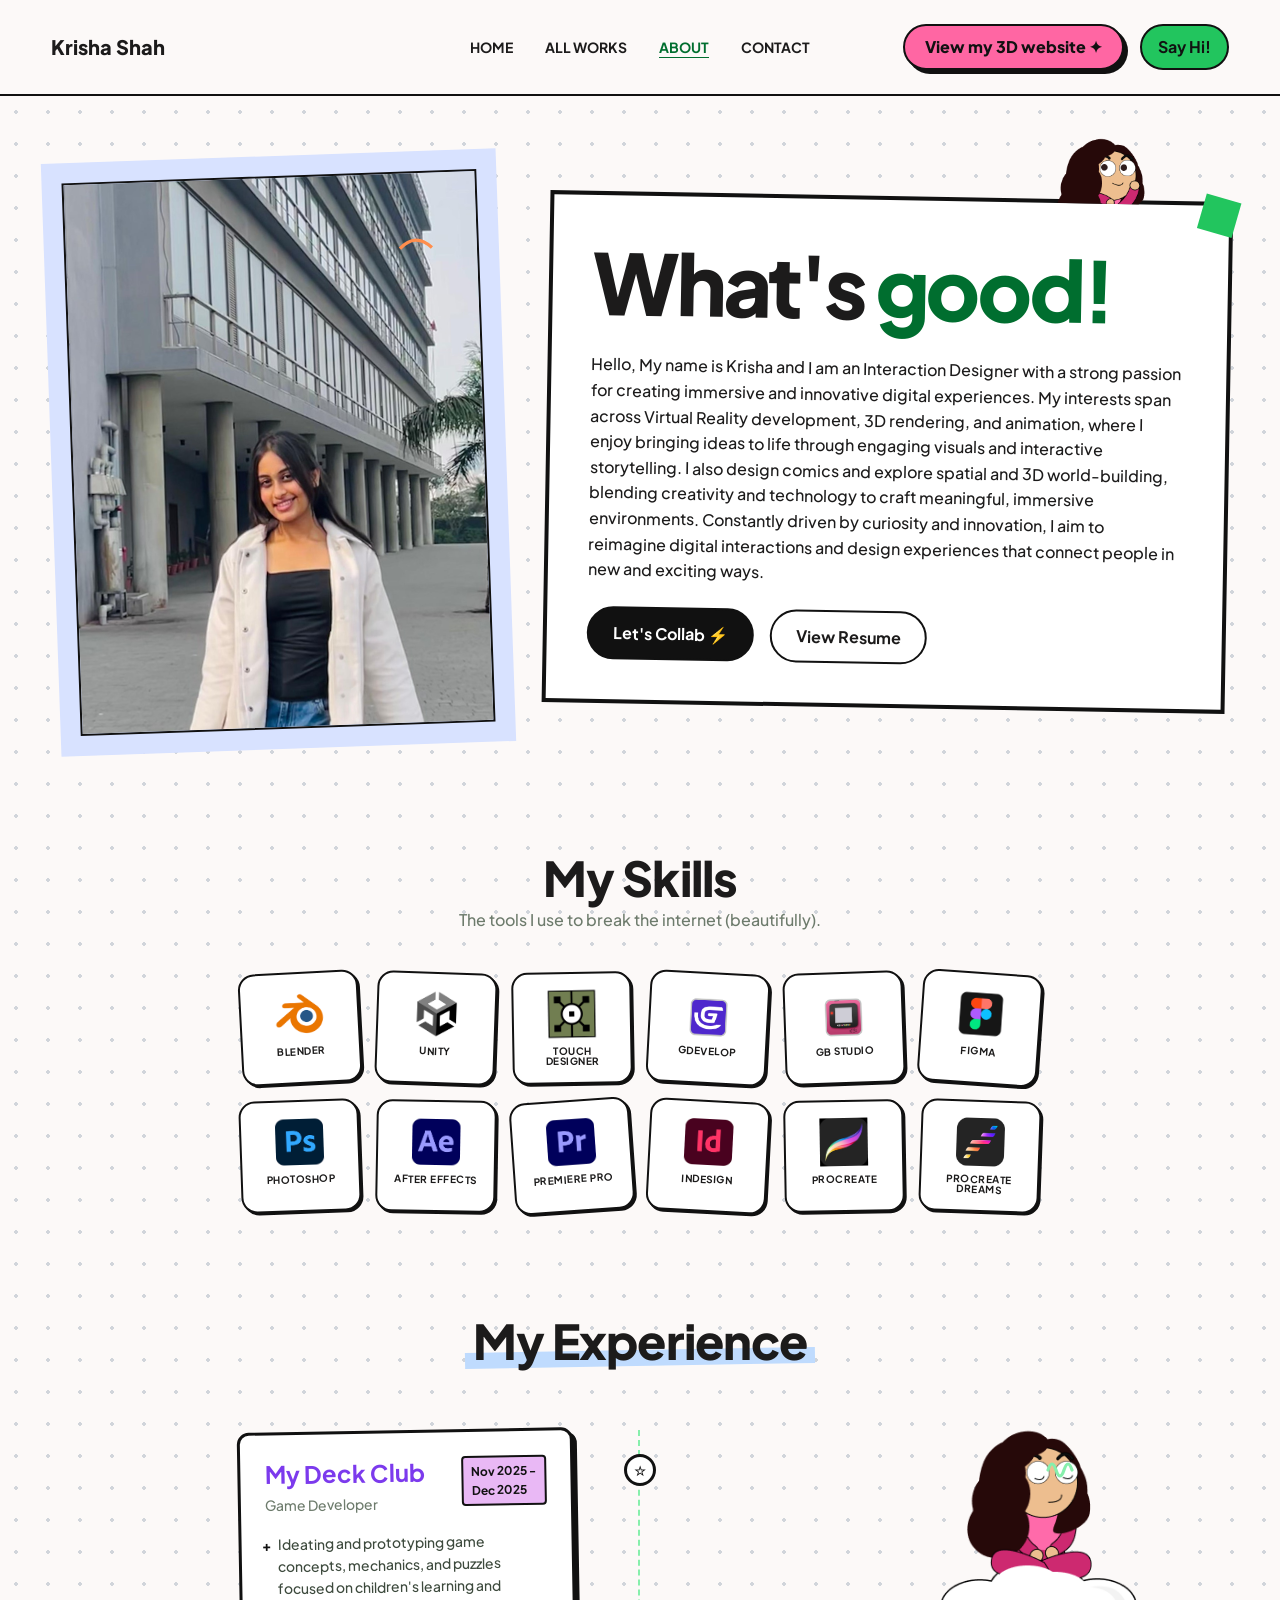
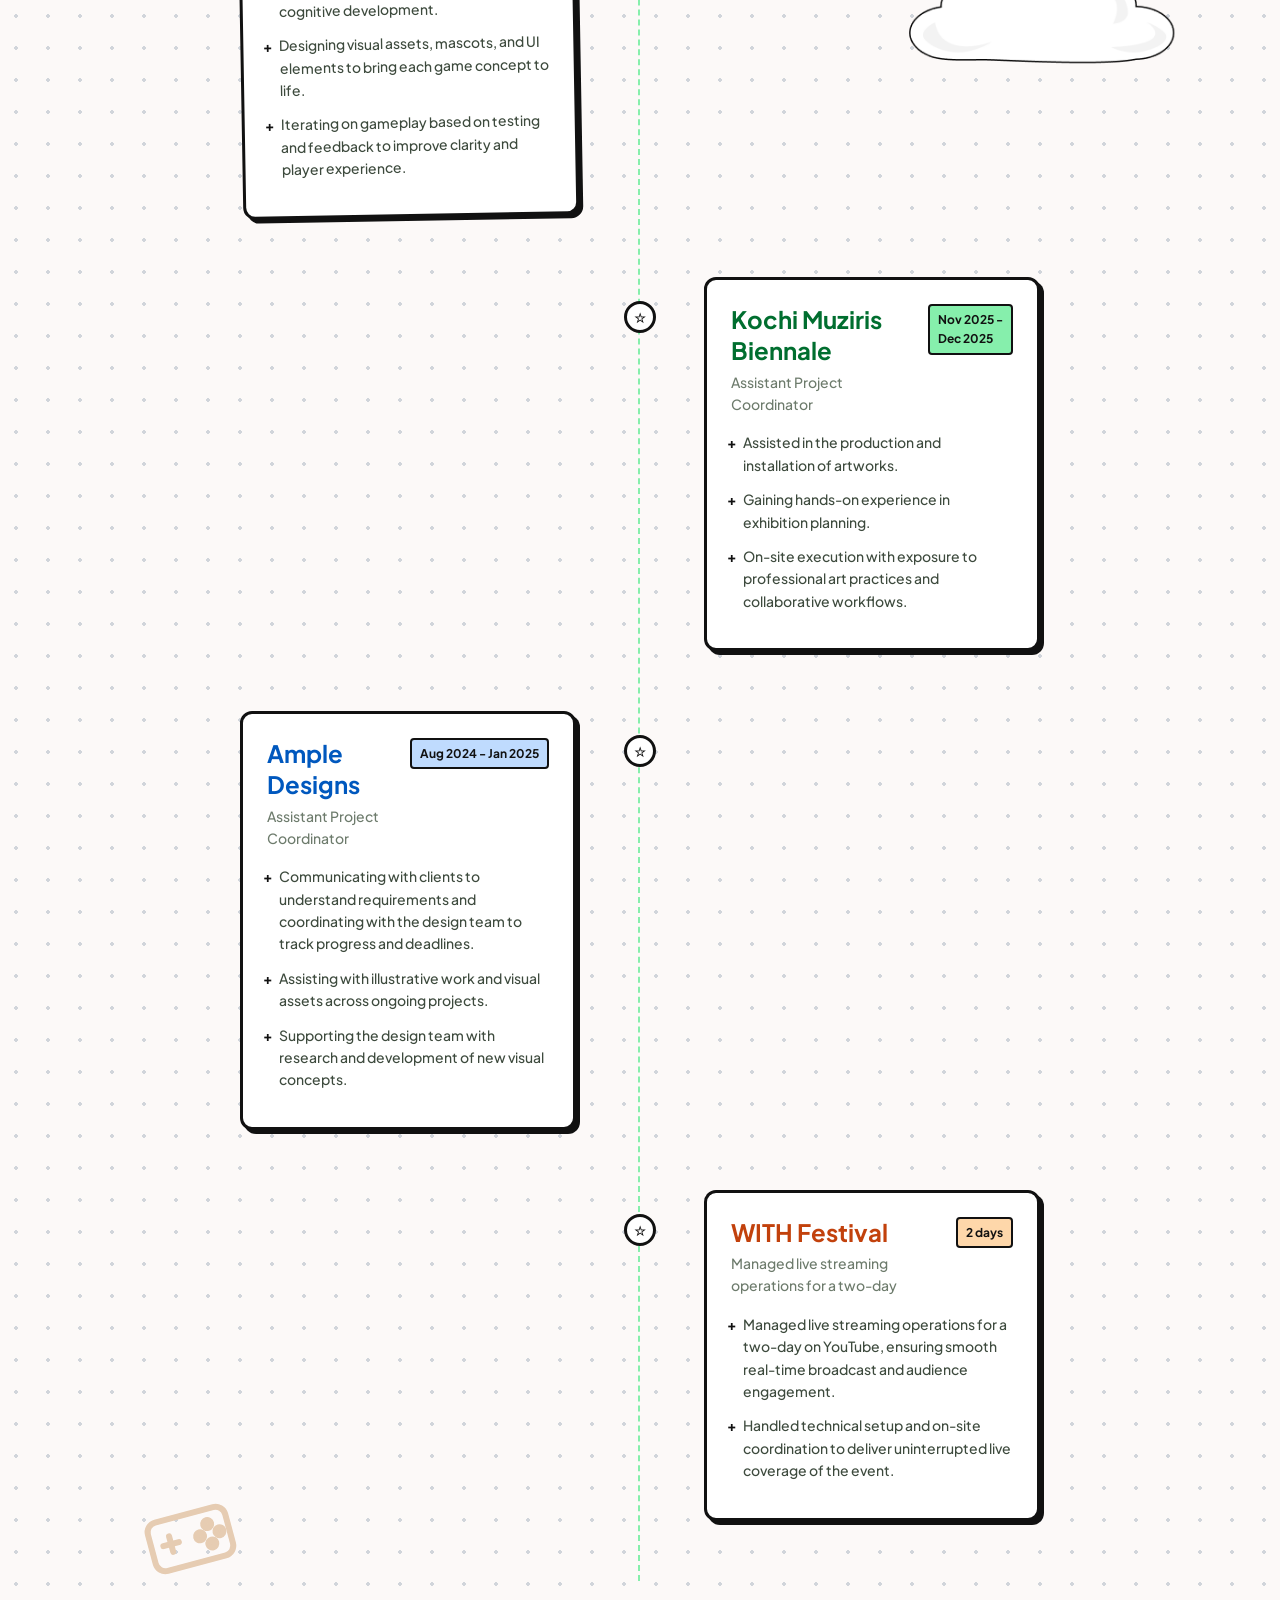
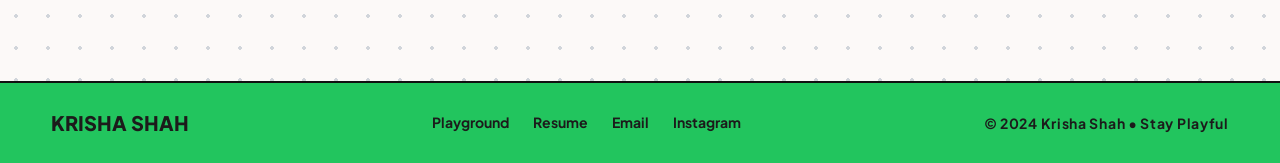
<file: about.html>
<!DOCTYPE html>
<html lang="en">

<head>
    <meta charset="UTF-8">
    <meta name="viewport" content="width=device-width, initial-scale=1.0">
    <title>About | Krisha Shah</title>
    <link rel="stylesheet" href="style.css">
    <style>
        .about-hero {
            display: grid;
            grid-template-columns: 1fr 1.5fr;
            gap: 40px;
            align-items: center;
            margin-top: 60px;
        }

        .about-image {
            background: #d8e2ff;
            padding: 20px;
            transform: rotate(-2deg);
        }

        .about-image-inner {
            background: #fdf5e6;
            aspect-ratio: 3/4;
            display: flex;
            align-items: center;
            justify-content: center;
            border: 2px solid var(--pure-black);
            position: relative;
            overflow: hidden;
        }

        .about-photo {
            width: 100%;
            height: 100%;
            object-fit: cover;
            display: block;
        }

        .about-content {
            border: 4px solid var(--pure-black);
            padding: 40px;
            background: white;
            position: relative;
            transform: rotate(1deg);
        }

        /* Character peeking over the top edge of the "What's good" card —
           bottom edge sits exactly flush with the card's top border. */
        .about-peeker {
            position: absolute;
            bottom: 100%;
            right: 60px;
            width: 130px;
            height: auto;
            display: block;
            pointer-events: none;
            z-index: 2;
        }

        @media (max-width: 900px) {
            .about-peeker {
                width: 100px;
                right: 30px;
            }
        }

        /* Gently floating character beside the experience timeline */
        .experience-floater {
            position: absolute;
            width: 300px;
            height: auto;
            pointer-events: none;
            animation: floatUpDown 4s ease-in-out infinite;
        }

        @keyframes floatUpDown {

            0%,
            100% {
                transform: translateY(0);
            }

            50% {
                transform: translateY(-18px);
            }
        }

        @media (max-width: 1100px) {
            .experience-floater {
                display: none;
            }
        }

        .skills-section {
            margin-top: 100px;
            text-align: center;
        }

        .skills-grid {
            display: flex;
            flex-wrap: wrap;
            justify-content: center;
            gap: 16px;
            max-width: 800px;
            margin: 40px auto 0;
        }

        .skill-sticker {
            border: 2px solid var(--pure-black);
            border-radius: var(--rounded-lg);
            padding: 16px;
            background: white;
            display: flex;
            flex-direction: column;
            align-items: center;
            gap: 8px;
            width: 120px;
            box-shadow: 2px 2px 0 var(--pure-black);
            transition: translate 0.3s cubic-bezier(0.175, 0.885, 0.32, 1.275), box-shadow 0.3s cubic-bezier(0.175, 0.885, 0.32, 1.275);
            cursor: pointer;
        }

        .skill-sticker:hover {
            translate: 0 -10px;
            box-shadow: 8px 12px 0 var(--pure-black);
        }

        .skill-icon {
            width: 48px;
            height: 48px;
            border-radius: var(--rounded-sm);
            background: var(--surface-container-high);
            display: flex;
            align-items: center;
            justify-content: center;
            font-size: 24px;
        }

        /* Experience Timeline */
        .experience-section {
            margin-top: 100px;
            margin-bottom: 100px;
            display: flex;
            flex-direction: column;
            align-items: center;
            position: relative;
        }

        .title-highlight {
            position: relative;
            display: inline-block;
            z-index: 1;
        }

        .title-highlight::after {
            content: '';
            position: absolute;
            bottom: 4px;
            left: -8px;
            right: -8px;
            height: 16px;
            background: #bfdbfe;
            z-index: -1;
            transform: rotate(-1deg);
        }

        .timeline {
            position: relative;
            width: 100%;
            max-width: 800px;
            margin-top: 60px;
        }

        .timeline::before {
            content: '';
            position: absolute;
            top: 0;
            bottom: 0;
            left: 50%;
            width: 2px;
            border-left: 2px dashed #86efac;
            transform: translateX(-50%);
        }

        .timeline-item {
            display: flex;
            justify-content: space-between;
            align-items: flex-start;
            width: 100%;
            margin-bottom: 60px;
            position: relative;
        }

        .timeline-item:nth-child(even) {
            flex-direction: row-reverse;
        }

        .timeline-content {
            width: 42%;
            background: white;
            border: 3px solid var(--pure-black);
            border-radius: var(--rounded-md);
            padding: 24px;
            box-shadow: 4px 4px 0 var(--pure-black);
            position: relative;
        }

        .timeline-item:nth-child(1) .timeline-content {
            transform: rotate(-2deg);
        }

        .timeline-item:nth-child(2) .timeline-content {
            transform: rotate(2deg);
        }

        .timeline-item:nth-child(3) .timeline-content {
            transform: rotate(-1deg);
        }

        .timeline-icon {
            width: 32px;
            height: 32px;
            border-radius: 50%;
            border: 3px solid var(--pure-black);
            background: white;
            position: absolute;
            left: 50%;
            top: 24px;
            transform: translateX(-50%);
            display: flex;
            align-items: center;
            justify-content: center;
            z-index: 10;
        }

        .timeline-header {
            display: flex;
            justify-content: space-between;
            align-items: flex-start;
            margin-bottom: 16px;
            gap: 16px;
        }

        .timeline-date {
            border: 2px solid var(--pure-black);
            padding: 4px 8px;
            font-size: 12px;
            font-weight: 700;
            border-radius: 4px;
            white-space: nowrap;
            color: var(--pure-black);
        }

        .timeline-list {
            list-style: none;
            padding-left: 12px;
        }

        .timeline-list li {
            position: relative;
            margin-bottom: 12px;
            font-size: 14px;
            font-weight: 500;
            color: var(--on-surface-variant);
        }

        .timeline-list li::before {
            content: '+';
            position: absolute;
            left: -16px;
            color: var(--pure-black);
            font-weight: 800;
            top: 0;
        }

        /* Mobile only: stack the about-hero image/content and the
           experience timeline cards instead of squeezing them into
           narrow side-by-side columns. Desktop layout is untouched. */
        @media (max-width: 768px) {
            .about-hero {
                grid-template-columns: 1fr;
            }

            .about-content {
                padding: 24px;
            }

            .timeline::before {
                display: none;
            }

            .timeline-item,
            .timeline-item:nth-child(even) {
                flex-direction: column;
                align-items: center;
            }

            .timeline-icon {
                position: static;
                transform: none;
                margin-bottom: 12px;
            }

            .timeline-content {
                width: 100%;
            }
        }
    </style>
</head>

<body>
    <header>
        <div class="container nav-wrapper">
            <a href="index.html" class="logo">Krisha Shah</a>
            <button class="nav-toggle" id="navToggle" aria-label="Toggle menu" aria-expanded="false">☰</button>
            <nav class="nav-mobile-panel">
                <ul>
                    <li><a href="index.html" class="active">HOME</a></li>
                    <li><a href="works.html">ALL WORKS</a></li>
                    <li><a href="about.html">ABOUT</a></li>
                    <li><a href="contact.html">CONTACT</a></li>
                </ul>
            </nav>
            <div class="nav-mobile-panel nav-buttons">
                <a href="#" class="btn btn-3d">View my 3D website ✦</a>
                <a href="mailto:krisha@example.com" class="btn btn-nav">Say Hi!</a>
            </div>
        </div>
    </header>

    <main class="container">
        <!-- About Hero -->
        <section class="about-hero">
            <div class="about-image">
                <div class="about-image-inner">
                    <img src="profile.jpg" alt="Photo of Krisha" class="about-photo">
                    <div class="doodle" style="top: 10%; right: 10%;"><svg width="40" height="40" viewBox="0 0 100 100">
                            <path d="M10 50 Q 50 10 90 50" stroke="#ff8e4d" stroke-width="8" fill="none" />
                        </svg></div>
                </div>
            </div>

            <div class="about-content">
                <div class="doodle" style="top: -20px; right: -20px;"><svg width="60" height="60" viewBox="0 0 100 100">
                        <rect x="20" y="20" width="60" height="60" fill="#22c55e" transform="rotate(15 50 50)" />
                    </svg></div>
                <img src="me on about whats good.png" alt="Krisha peeking over the card" class="about-peeker">
                <h1 class="headline-xl" style="margin-bottom: 24px;">What's <span
                        style="color: var(--primary);">good!</span></h1>
                <p class="body-md" style="margin-bottom: 24px;">
                    Hello, My name is Krisha and I am an Interaction Designer with a strong passion for creating immersive
                    and innovative digital experiences. My interests span across Virtual Reality
                    development, 3D rendering, and animation, where I enjoy bringing ideas
                    to life through engaging visuals and interactive storytelling. I also design
                    comics and explore spatial and 3D world-building, blending creativity and
                    technology to craft meaningful, immersive environments. Constantly
                    driven by curiosity and innovation, I aim to reimagine digital interactions
                    and design experiences that connect people in new and exciting ways.

                </p>
                <div style="display: flex; gap: 16px;">
                    <a href="#" class="btn" style="background: var(--pure-black); color: white;">Let's Collab ⚡</a>
                    <a href="#" class="btn">View Resume</a>
                </div>
            </div>
        </section>

        <!-- Skills Section -->
        <section class="skills-section">
            <h2 class="headline-lg">My Skills</h2>
            <p class="body-md" style="color: var(--outline);">The tools I use to break the internet (beautifully).</p>

            <div class="skills-grid">
                <div class="skill-sticker" style="transform: rotate(-3deg);">
                    <div class="skill-icon" style="background: transparent;"><img loading="lazy" src="blender-icon.png" alt="Blender"
                            style="width: 100%; height: 100%; object-fit: contain;"></div>
                    <span class="label-bold" style="font-size: 10px;">BLENDER</span>
                </div>
                <div class="skill-sticker" style="transform: rotate(2deg);">
                    <div class="skill-icon" style="background: transparent;"><img loading="lazy" src="unity-icon.png" alt="Unity"
                            style="width: 100%; height: 100%; object-fit: contain;"></div>
                    <span class="label-bold" style="font-size: 10px;">UNITY</span>
                </div>
                <div class="skill-sticker" style="transform: rotate(-1deg);">
                    <div class="skill-icon" style="background: transparent;"><img loading="lazy" src="touchdesigner-icon.png"
                            alt="Touch Designer" style="width: 100%; height: 100%; object-fit: contain;"></div>
                    <span class="label-bold" style="font-size: 10px;">TOUCH DESIGNER</span>
                </div>
                <div class="skill-sticker" style="transform: rotate(3deg);">
                    <div class="skill-icon" style="background: transparent;"><img loading="lazy" src="game portfolio Gdevelp.png"
                            alt="GDevelop" style="width: 100%; height: 100%; object-fit: contain;"></div>
                    <span class="label-bold" style="font-size: 10px;">GDEVELOP</span>
                </div>
                <div class="skill-sticker" style="transform: rotate(-2deg);">
                    <div class="skill-icon" style="background: transparent;"><img loading="lazy" src="game portfolio gb studio.png"
                            alt="GB Studio" style="width: 100%; height: 100%; object-fit: contain;"></div>
                    <span class="label-bold" style="font-size: 10px;">GB STUDIO</span>
                </div>
                <div class="skill-sticker" style="transform: rotate(4deg);">
                    <div class="skill-icon" style="background: transparent;"><img loading="lazy" src="figma-icon.png" alt="Figma"
                            style="width: 100%; height: 100%; object-fit: contain;"></div>
                    <span class="label-bold" style="font-size: 10px;">FIGMA</span>
                </div>
                <div class="skill-sticker" style="transform: rotate(-2deg);">
                    <div class="skill-icon" style="background: transparent;"><img loading="lazy" src="photoshop-icon.png"
                            alt="Photoshop" style="width: 100%; height: 100%; object-fit: contain;"></div>
                    <span class="label-bold" style="font-size: 10px;">PHOTOSHOP</span>
                </div>
                <div class="skill-sticker" style="transform: rotate(1deg);">
                    <div class="skill-icon" style="background: transparent;"><img loading="lazy" src="aftereffects-icon.png"
                            alt="After Effects" style="width: 100%; height: 100%; object-fit: contain;"></div>
                    <span class="label-bold" style="font-size: 10px;">AFTER EFFECTS</span>
                </div>
                <div class="skill-sticker" style="transform: rotate(-4deg);">
                    <div class="skill-icon" style="background: transparent;"><img loading="lazy" src="premiere-icon.png"
                            alt="Premiere Pro" style="width: 100%; height: 100%; object-fit: contain;"></div>
                    <span class="label-bold" style="font-size: 10px;">PREMIERE PRO</span>
                </div>
                <div class="skill-sticker" style="transform: rotate(3deg);">
                    <div class="skill-icon" style="background: transparent;"><img loading="lazy" src="indesign-icon.png" alt="InDesign"
                            style="width: 100%; height: 100%; object-fit: contain;"></div>
                    <span class="label-bold" style="font-size: 10px;">INDESIGN</span>
                </div>
                <div class="skill-sticker" style="transform: rotate(-1deg);">
                    <div class="skill-icon" style="background: transparent;"><img loading="lazy" src="procreate-icon.jpg"
                            alt="Procreate" style="width: 100%; height: 100%; object-fit: contain;"></div>
                    <span class="label-bold" style="font-size: 10px;">PROCREATE</span>
                </div>
                <div class="skill-sticker" style="transform: rotate(2deg);">
                    <div class="skill-icon" style="background: transparent;"><img loading="lazy" src="procreate-dreams-icon.png"
                            alt="Procreate Dreams" style="width: 100%; height: 100%; object-fit: contain;"></div>
                    <span class="label-bold" style="font-size: 10px;">PROCREATE DREAMS</span>
                </div>
            </div>
        </section>

        <!-- Experience Section -->
        <section class="experience-section">
            <img src="me about sleepingg.png" alt="" class="experience-floater" style="top: 80px; right: 40px;">
            <h2 class="headline-lg title-highlight">My Experience</h2>

            <div class="timeline">
                <!-- Doodles -->
                <div class="doodle" style="top: 20px; right: -40px;">
                    <svg width="40" height="40" viewBox="0 0 100 100" fill="none" stroke="#86efac" stroke-width="8"
                        stroke-linecap="round" stroke-linejoin="round">
                        <path d="M 20,50 Q 30,20 40,50 T 60,50 T 80,50" />
                    </svg>
                </div>
                <div class="doodle" style="bottom: 0; left: -100px; transform: rotate(-15deg);">
                    <svg width="100" height="80" viewBox="0 0 100 80" fill="none" stroke="#e6ccb2" stroke-width="6"
                        stroke-linejoin="round" stroke-linecap="round">
                        <rect x="10" y="20" width="80" height="50" rx="10" />
                        <line x1="22" y1="45" x2="38" y2="45" />
                        <line x1="30" y1="37" x2="30" y2="53" />
                        <circle cx="60" cy="45" r="4" fill="#e6ccb2" />
                        <circle cx="70" cy="35" r="4" fill="#e6ccb2" />
                        <circle cx="80" cy="45" r="4" fill="#e6ccb2" />
                        <circle cx="70" cy="55" r="4" fill="#e6ccb2" />
                    </svg>
                </div>

                <!-- Card 0 -->
                <div class="timeline-item">
                    <div class="timeline-icon">
                        <span style="font-size: 14px; color: var(--pure-black);">☆</span>
                    </div>
                    <div class="timeline-content">
                        <div class="timeline-header">
                            <div>
                                <h3 class="headline-md" style="color: #7c3aed; font-size: 24px;">My Deck Club</h3>
                                <p class="body-md" style="color: var(--outline); font-size: 14px; margin-top: 4px;">
                                    Game Developer</p>
                            </div>
                            <div class="timeline-date" style="background: #e9b8f5;">
                                Nov 2025 -<br>Dec 2025
                            </div>
                        </div>
                        <ul class="timeline-list">
                            <li>Ideating and prototyping game concepts, mechanics, and puzzles focused on children's learning and cognitive development.</li>
                            <li>Designing visual assets, mascots, and UI elements to bring each game concept to life.</li>
                            <li>Iterating on gameplay based on testing and feedback to improve clarity and player experience.</li>
                           
                        </ul>
                    </div>
                </div>

                <!-- Card 1 -->
                <div class="timeline-item">
                    <div class="timeline-icon">
                        <span style="font-size: 14px; color: var(--pure-black);">☆</span>
                    </div>
                    <div class="timeline-content">
                        <div class="timeline-header">
                            <div>
                                <h3 class="headline-md" style="color: var(--kelly-green); font-size: 24px;">Kochi
                                    Muziris<br>Biennale</h3>
                                <p class="body-md" style="color: var(--outline); font-size: 14px; margin-top: 4px;">
                                    Assistant Project Coordinator</p>
                            </div>
                            <div class="timeline-date" style="background: #86efac;">
                                Nov 2025 -<br>Dec 2025
                            </div>
                        </div>
                        <ul class="timeline-list">
                            <li>Assisted in the production and installation of artworks.</li>
                            <li>Gaining hands-on experience in exhibition planning.</li>
                            <li>On-site execution with exposure to professional art practices and collaborative
                                workflows.</li>
                        </ul>
                    </div>
                </div>

                <!-- Card 2 -->
                <div class="timeline-item">
                    <div class="timeline-icon">
                        <span style="font-size: 14px; color: var(--pure-black);">☆️</span>
                    </div>
                    <div class="timeline-content">
                        <div class="timeline-header">
                            <div>
                                <h3 class="headline-md" style="color: var(--electric-blue); font-size: 24px;">Ample
                                    Designs</h3>
                                <p class="body-md" style="color: var(--outline); font-size: 14px; margin-top: 4px;">
                                    Assistant Project Coordinator </p>
                            </div>
                            <div class="timeline-date" style="background: #bfdbfe;">
                                Aug 2024 - Jan 2025
                            </div>
                        </div>
                        <ul class="timeline-list">
                            <li>Communicating with clients to understand requirements and coordinating with the design team to track progress and deadlines.</li>
                            <li>Assisting with illustrative work and visual assets across ongoing projects.</li>
                            <li>Supporting the design team with research and development of new visual concepts.</li>
                        </ul>
                    </div>
                </div>

                <!-- Card 3 -->
                <div class="timeline-item">
                    <div class="timeline-icon">
                        <span style="font-size: 14px; color: var(--pure-black);">☆️</span>
                    </div>
                    <div class="timeline-content">
                        <div class="timeline-header">
                            <div>
                                <h3 class="headline-md" style="color: #c2410c; font-size: 24px;">WITH Festival
                                </h3>
                                <p class="body-md" style="color: var(--outline); font-size: 14px; margin-top: 4px;">
                                    Managed live streaming operations for a two-day</p>
                            </div>
                            <div class="timeline-date" style="background: #fed7aa;">
                                2 days
                            </div>
                        </div>
                        <ul class="timeline-list">
                            <li>Managed live streaming operations for a two-day on YouTube, ensuring smooth real-time
                                broadcast and audience engagement.</li>
                            <li>Handled technical setup and on-site coordination to deliver uninterrupted live coverage
                                of the event.</li>
                        </ul>
                    </div>
                </div>
            </div>
        </section>
    </main>

    <footer>
        <div class="container footer-wrapper">
            <div class="logo">KRISHA SHAH</div>
            <div style="display: flex; gap: 24px; font-weight: 700; font-size: 14px;">
                <a href="#" style="color: inherit; text-decoration: none;">Playground</a>
                <a href="#" style="color: inherit; text-decoration: none;">Resume</a>
                <a href="#" style="color: inherit; text-decoration: none;">Email</a>
                <a href="#" style="color: inherit; text-decoration: none;">Instagram</a>
            </div>
            <div class="label-bold" style="text-transform: none;">© 2024 Krisha Shah • Stay Playful</div>
        </div>
    </footer>
    <script src="main.js"></script>
</body>

</html>
</file>
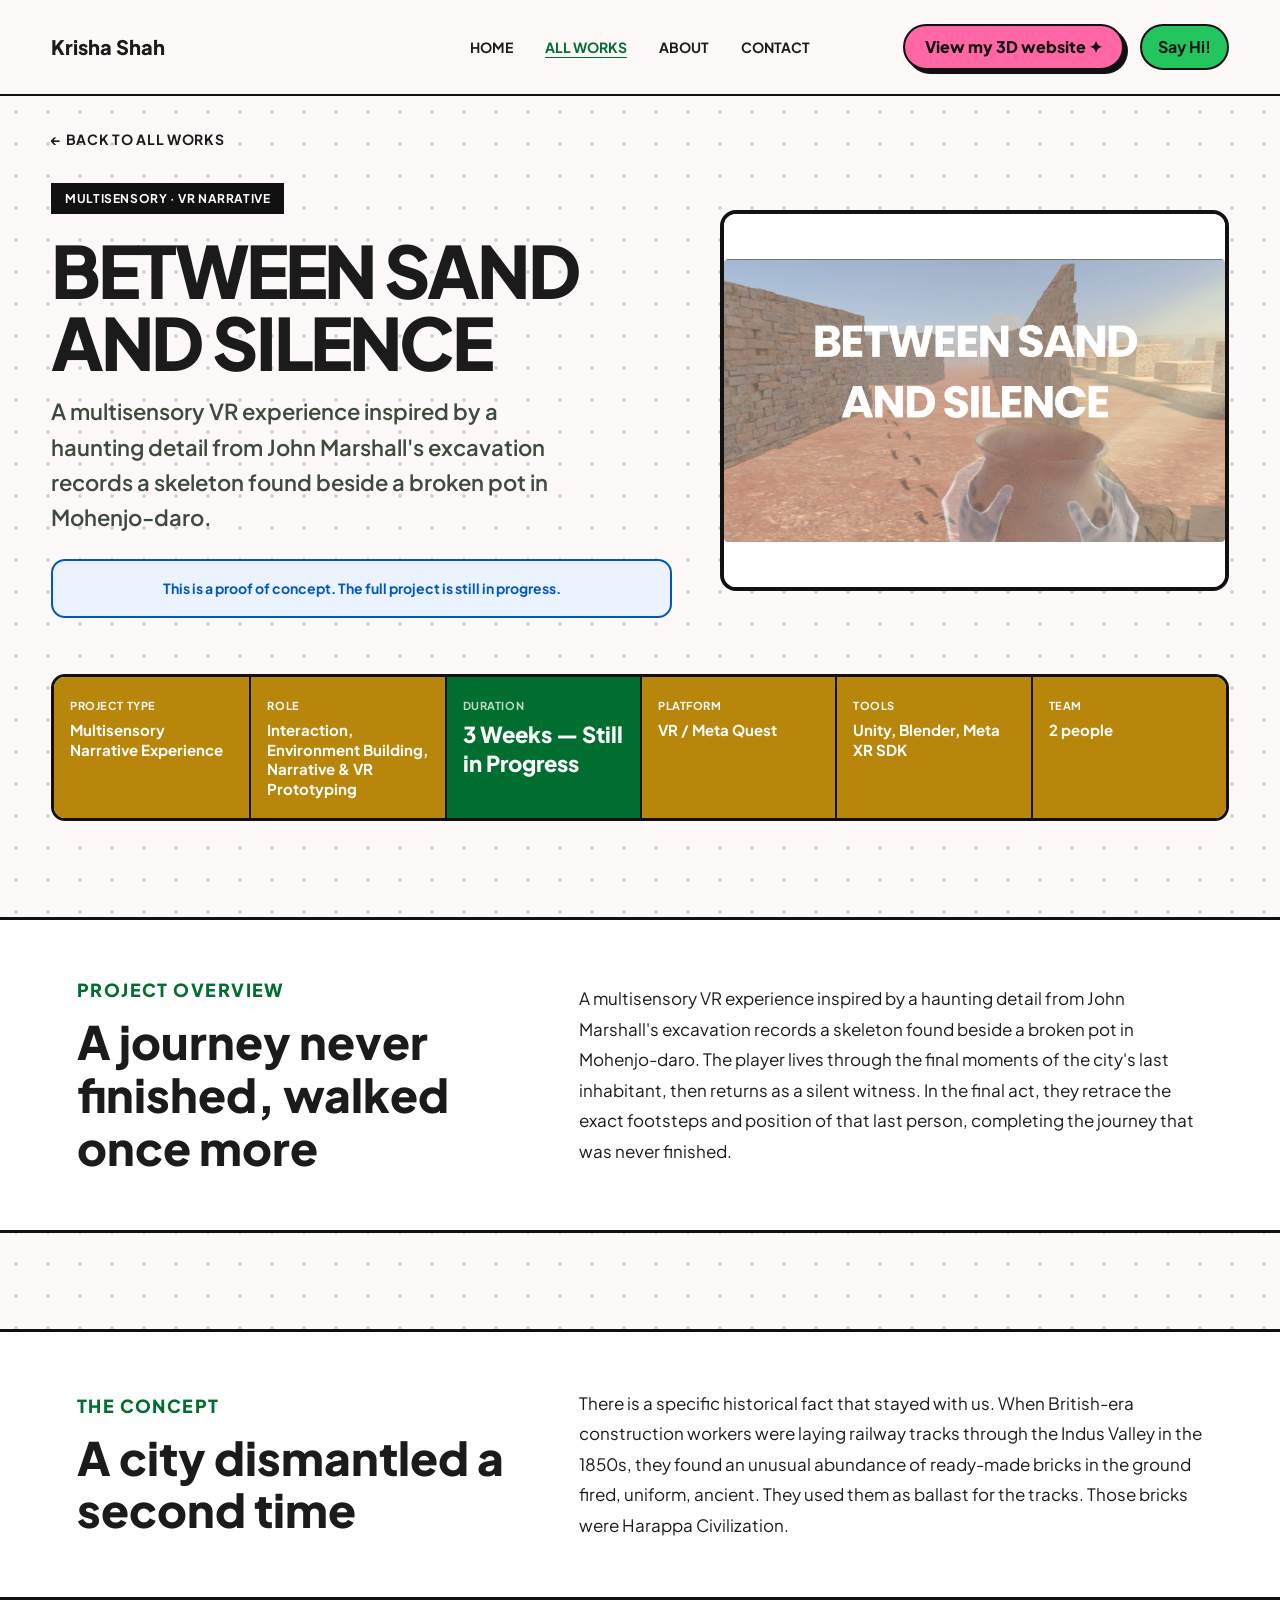
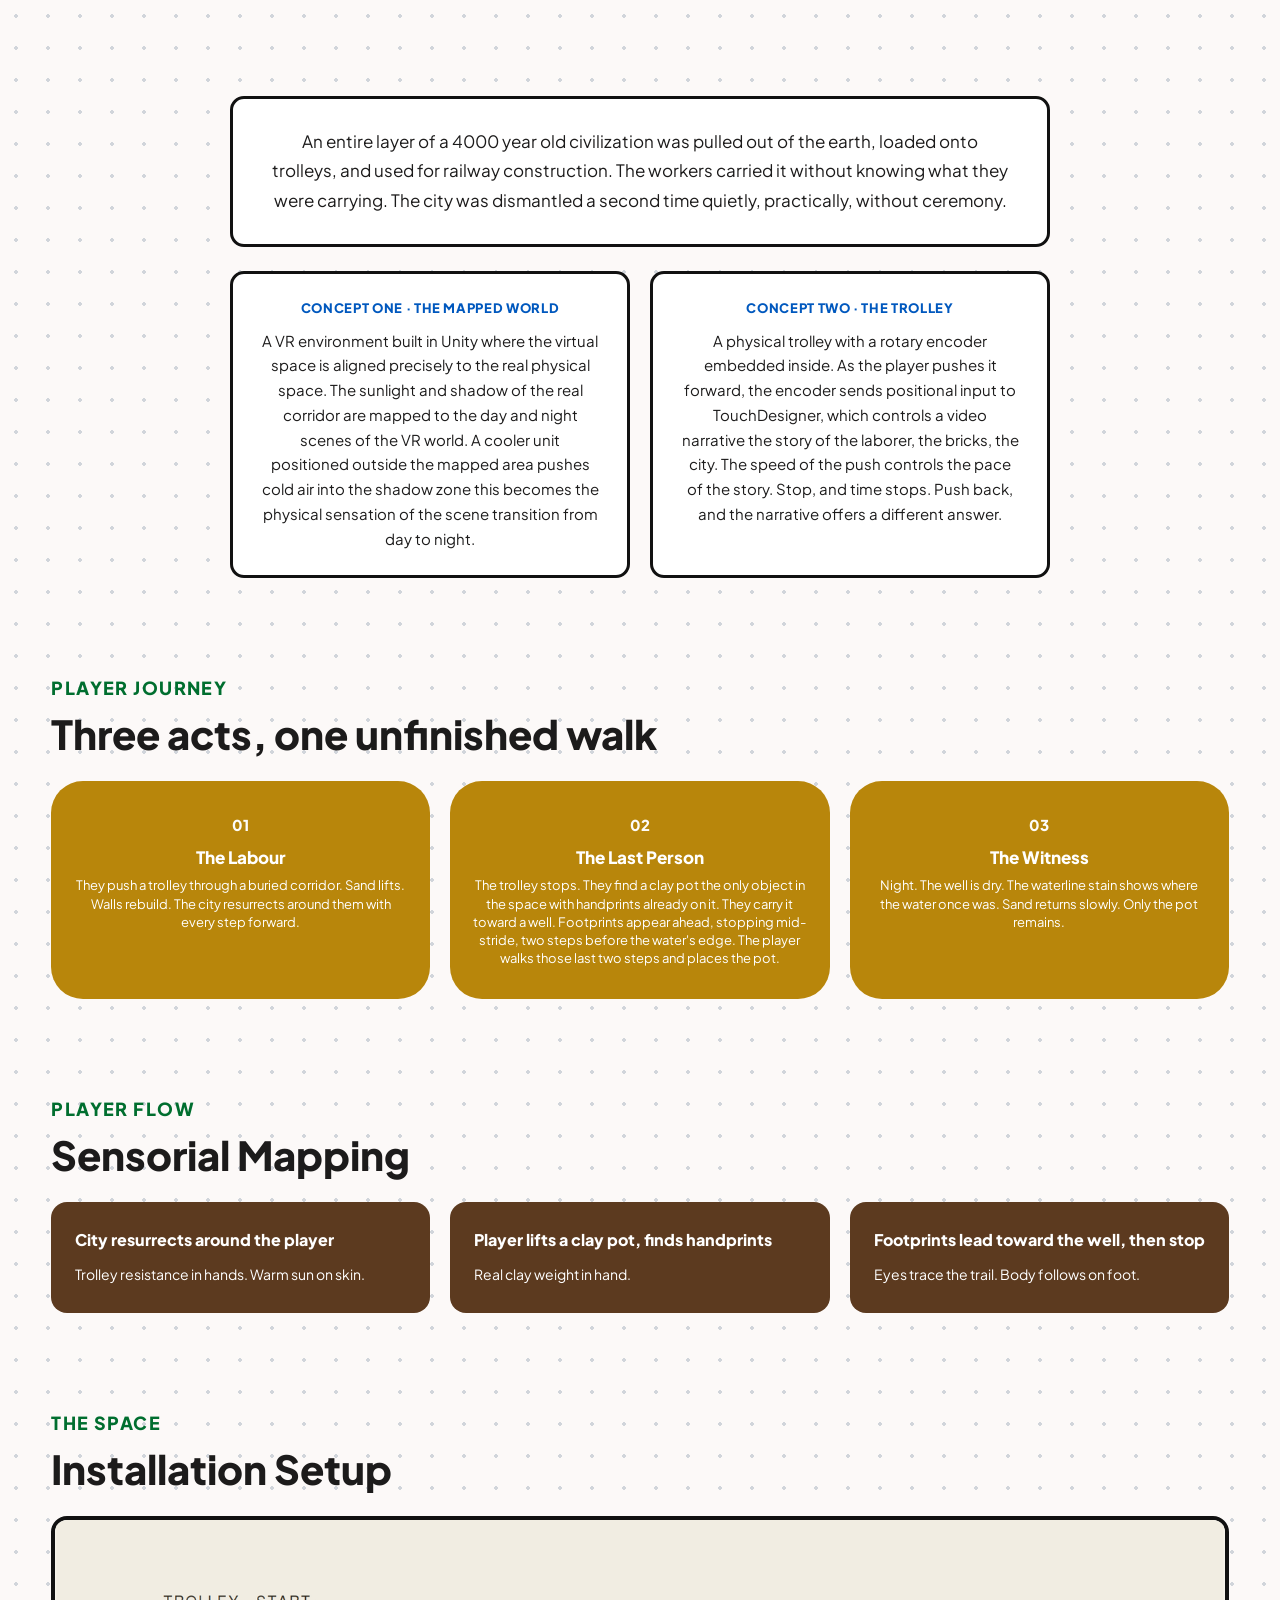
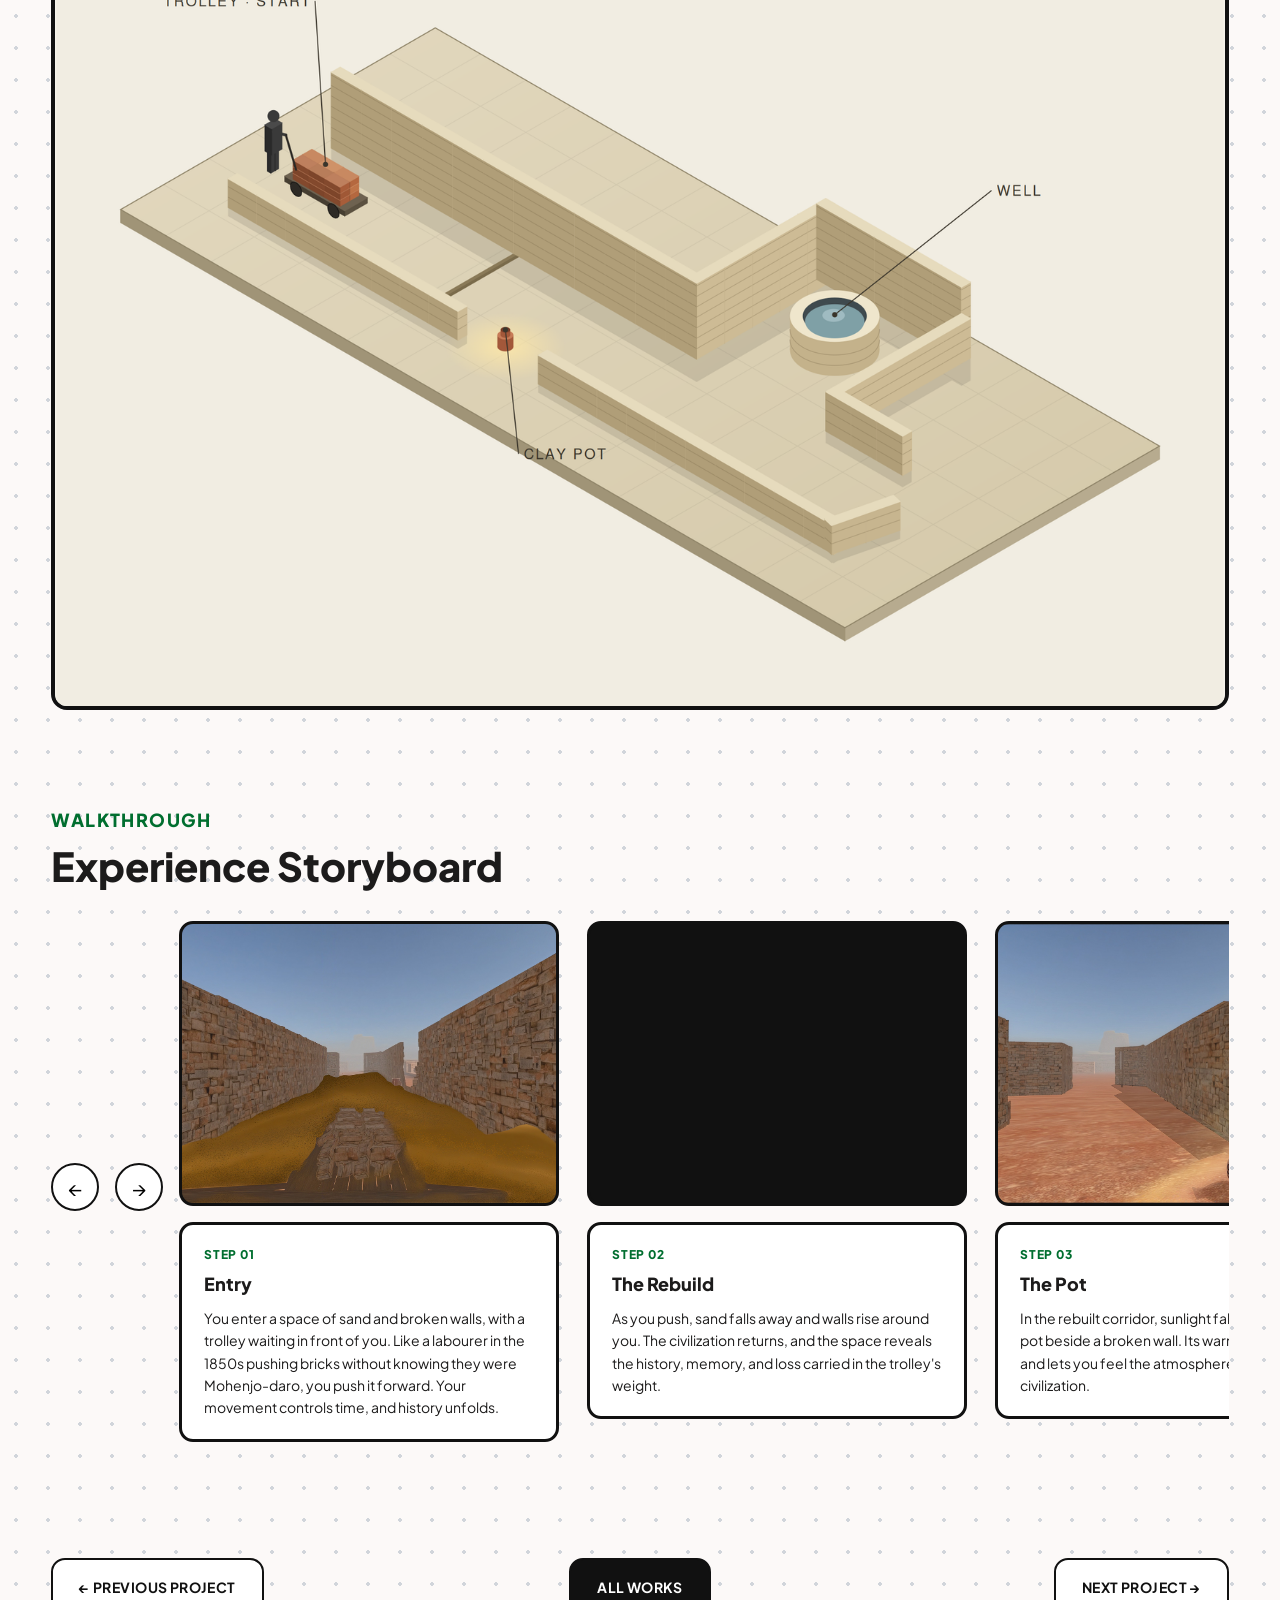
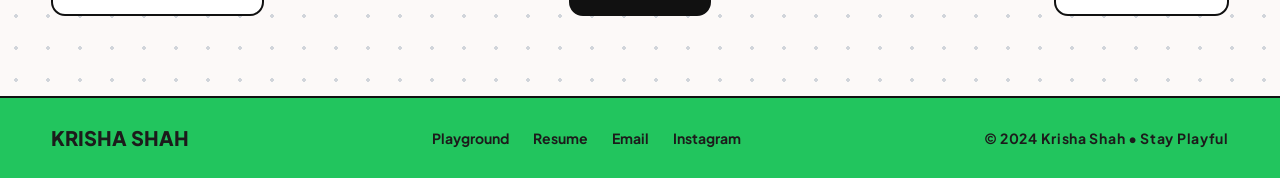
<file: between-sand-and-silence.html>
<!DOCTYPE html>
<html lang="en">

<head>
    <meta charset="UTF-8">
    <meta name="viewport" content="width=device-width, initial-scale=1.0">
    <title>Between Sand and Silence | Krisha Shah</title>
    <link rel="stylesheet" href="style.css">
    <link rel="stylesheet" href="case-study.css">
    <style>
        /* Between Sand and Silence-only overrides. Kept local to this page
           so the other case study pages are unaffected. */

        /* proof-of-concept notice — light blue instead of orange */
        .cs-notice {
            border-color: var(--secondary);
            background: #eaf3ff;
            color: var(--secondary);
        }

        /* solid golden ochre for the meta bar and the roadmap — white text
           (already set by the shared stylesheet) stays readable on it */
        .cs-meta-c1,
        .cs-meta-c2,
        .cs-meta-c3,
        .cs-meta-c4,
        .cs-meta-c5 {
            background: #b8860b;
        }

        .cs-pipeline-step:nth-child(1),
        .cs-pipeline-step:nth-child(2),
        .cs-pipeline-step:nth-child(3) {
            background: #b8860b;
        }

        /* Player Journey uses the same gold as the meta bar */
        /* (covered by the .cs-pipeline-step rule above — Player Journey is
           the only cs-pipeline on this page) */

        /* Sensorial Mapping — solid brown for all three cards */
        .cs-sensorial-card:nth-child(1),
        .cs-sensorial-card:nth-child(2),
        .cs-sensorial-card:nth-child(3) {
            background: #5c3a1f;
        }

        .cs-sensorial-card:nth-child(1) .cs-sensorial-moment,
        .cs-sensorial-card:nth-child(2) .cs-sensorial-moment,
        .cs-sensorial-card:nth-child(3) .cs-sensorial-moment,
        .cs-sensorial-card:nth-child(1) .cs-sensorial-detail,
        .cs-sensorial-card:nth-child(2) .cs-sensorial-detail,
        .cs-sensorial-card:nth-child(3) .cs-sensorial-detail {
            color: white;
        }

        /* full-bleed "patch" layout for Overview / Concept, same as Shatter and VR */
        .cs-split {
            width: 100vw;
            position: relative;
            left: 50%;
            transform: translateX(-50%);
            border-top: 3px solid var(--pure-black);
            border-bottom: 3px solid var(--pure-black);
            background: white;
        }

        .cs-split-inner {
            display: grid;
            grid-template-columns: 1fr 1.4fr;
            gap: 56px;
            align-items: center;
            padding: 56px clamp(24px, 6vw, 96px);
        }

        .cs-split-title {
            font-size: 46px;
            font-weight: 800;
            line-height: 1.15;
            margin-top: 10px;
        }

        .cs-split-body p {
            font-size: 17px;
            line-height: 1.8;
            color: var(--on-background);
        }

        @media (max-width: 900px) {
            .cs-split-inner {
                grid-template-columns: 1fr;
                gap: 24px;
            }

            .cs-split-title {
                font-size: 32px;
            }
        }
    </style>
</head>

<body>
    <header>
        <div class="container nav-wrapper">
            <a href="index.html" class="logo">Krisha Shah</a>
            <button class="nav-toggle" id="navToggle" aria-label="Toggle menu" aria-expanded="false">☰</button>
            <nav class="nav-mobile-panel">
                <ul>
                    <li><a href="index.html">HOME</a></li>
                    <li><a href="works.html" class="active">ALL WORKS</a></li>
                    <li><a href="about.html">ABOUT</a></li>
                    <li><a href="contact.html">CONTACT</a></li>
                </ul>
            </nav>
            <div class="nav-mobile-panel nav-buttons">
                <a href="#" class="btn btn-3d">View my 3D website ✦</a>
                <a href="mailto:krisha@example.com" class="btn btn-nav">Say Hi!</a>
            </div>
        </div>
    </header>

    <main class="container">
        <a href="works.html" class="cs-back">← Back to All Works</a>

        <!-- Hero -->
        <section class="cs-hero">
            <div class="cs-hero-text">
                <span class="cs-tag">Multisensory · VR Narrative</span>
                <h1 class="headline-xl">BETWEEN SAND AND SILENCE</h1>
                <p class="cs-hero-tagline">A multisensory VR experience inspired by a haunting detail from John Marshall's excavation records a skeleton found beside a broken pot in Mohenjo-daro.</p>
                <div class="cs-notice">This is a proof of concept. The full project is still in progress.</div>
            </div>
            <div class="cs-hero-media">
                <img src="msd title.jpg" alt="Between Sand and Silence title art" style="object-fit: contain; background: white;">
            </div>
        </section>

        <!-- Meta -->
        <div class="cs-meta-grid">
            <div class="cs-meta-item cs-meta-c1">
                <div class="cs-meta-label">Project Type</div>
                <div class="cs-meta-value">Multisensory Narrative Experience</div>
            </div>
            <div class="cs-meta-item cs-meta-c2">
                <div class="cs-meta-label">Role</div>
                <div class="cs-meta-value">Interaction, Environment Building, Narrative & VR Prototyping</div>
            </div>
            <div class="cs-meta-item cs-meta-featured">
                <div class="cs-meta-label">Duration</div>
                <div class="cs-meta-value">3 Weeks — Still in Progress</div>
            </div>
            <div class="cs-meta-item cs-meta-c3">
                <div class="cs-meta-label">Platform</div>
                <div class="cs-meta-value">VR / Meta Quest</div>
            </div>
            <div class="cs-meta-item cs-meta-c4">
                <div class="cs-meta-label">Tools</div>
                <div class="cs-meta-value">Unity, Blender, Meta XR SDK</div>
            </div>
            <div class="cs-meta-item cs-meta-c5">
                <div class="cs-meta-label">Team</div>
                <div class="cs-meta-value">2 people</div>
            </div>
        </div>

        <!-- Overview -->
        <section class="cs-section">
            <div class="cs-split">
                <div class="cs-split-inner">
                    <div class="cs-split-head">
                        <div class="cs-section-label">Project Overview</div>
                        <h2 class="cs-split-title">A journey never finished, walked once more</h2>
                    </div>
                    <div class="cs-split-body">
                        <p>
                            A multisensory VR experience inspired by a haunting detail from John Marshall's excavation
                            records a skeleton found beside a broken pot in Mohenjo-daro. The player lives through
                            the final moments of the city's last inhabitant, then returns as a silent witness. In the
                            final act, they retrace the exact footsteps and position of that last person, completing
                            the journey that was never finished.
                        </p>
                    </div>
                </div>
            </div>
        </section>

        <!-- Concept -->
        <section class="cs-section">
            <div class="cs-split">
                <div class="cs-split-inner">
                    <div class="cs-split-head">
                        <div class="cs-section-label">The Concept</div>
                        <h2 class="cs-split-title">A city dismantled a second time</h2>
                    </div>
                    <div class="cs-split-body">
                        <p>
                            There is a specific historical fact that stayed with us. When British-era construction
                            workers were laying railway tracks through the Indus Valley in the 1850s, they found an
                            unusual abundance of ready-made bricks in the ground fired, uniform, ancient. They used
                            them as ballast for the tracks. Those bricks were Harappa Civilization.
                        </p>
                    </div>
                </div>
            </div>
        </section>

        <section class="cs-section">
            <div class="cs-text-boxes">
                <p class="cs-text-box">
                    An entire layer of a 4000 year old civilization was pulled out of the earth, loaded onto trolleys,
                    and used for railway construction. The workers carried it without knowing what they were carrying.
                    The city was dismantled a second time quietly, practically, without ceremony.
                </p>
            </div>

            <div class="cs-timeline-grid">
                <div class="cs-timeline-box">
                    <div class="cs-timeline-era">Concept One · The Mapped World</div>
                    <p>A VR environment built in Unity where the virtual space is aligned precisely to the real
                        physical space. The sunlight and shadow of the real corridor are mapped to the day and night
                        scenes of the VR world. A cooler unit positioned outside the mapped area pushes cold air into
                        the shadow zone this becomes the physical sensation of the scene transition from day to
                        night.</p>
                </div>
                <div class="cs-timeline-box">
                    <div class="cs-timeline-era">Concept Two · The Trolley</div>
                    <p>A physical trolley with a rotary encoder embedded inside. As the player pushes it forward, the
                        encoder sends positional input to TouchDesigner, which controls a video narrative the story
                        of the laborer, the bricks, the city. The speed of the push controls the pace of the story.
                        Stop, and time stops. Push back, and the narrative offers a different answer.</p>
                </div>
            </div>
        </section>

        <!-- Player Journey -->
        <section class="cs-section">
            <div class="cs-section-label">Player Journey</div>
            <h2 class="cs-section-title">Three acts, one unfinished walk</h2>
            <div class="cs-pipeline cs-pipeline-3">
                <div class="cs-pipeline-step">
                    <div class="cs-pipeline-num">01</div>
                    <div class="cs-pipeline-title">The Labour</div>
                    <div class="cs-pipeline-desc">They push a trolley through a buried corridor. Sand lifts. Walls
                        rebuild. The city resurrects around them with every step forward.</div>
                </div>
                <div class="cs-pipeline-step">
                    <div class="cs-pipeline-num">02</div>
                    <div class="cs-pipeline-title">The Last Person</div>
                    <div class="cs-pipeline-desc">The trolley stops. They find a clay pot the only object in the
                        space with handprints already on it. They carry it toward a well. Footprints appear ahead,
                        stopping mid-stride, two steps before the water's edge. The player walks those last two steps
                        and places the pot.</div>
                </div>
                <div class="cs-pipeline-step">
                    <div class="cs-pipeline-num">03</div>
                    <div class="cs-pipeline-title">The Witness</div>
                    <div class="cs-pipeline-desc">Night. The well is dry. The waterline stain shows where the water
                        once was. Sand returns slowly. Only the pot remains.</div>
                </div>
            </div>
        </section>

        <!-- Sensorial Mapping -->
        <section class="cs-section">
            <div class="cs-section-label">Player Flow</div>
            <h2 class="cs-section-title">Sensorial Mapping</h2>
            <div class="cs-sensorial-grid">
                <div class="cs-sensorial-card">
                    <div class="cs-sensorial-moment">City resurrects around the player</div>
                    <div class="cs-sensorial-detail">Trolley resistance in hands. Warm sun on skin.</div>
                </div>
                <div class="cs-sensorial-card">
                    <div class="cs-sensorial-moment">Player lifts a clay pot, finds handprints</div>
                    <div class="cs-sensorial-detail">Real clay weight in hand.</div>
                </div>
                <div class="cs-sensorial-card">
                    <div class="cs-sensorial-moment">Footprints lead toward the well, then stop</div>
                    <div class="cs-sensorial-detail">Eyes trace the trail. Body follows on foot.</div>
                </div>
            </div>
        </section>

        <!-- Installation setup -->
        <section class="cs-section">
            <div class="cs-section-label">The Space</div>
            <h2 class="cs-section-title">Installation Setup</h2>
            <div class="cs-big-image">
                <img loading="lazy" src="msd isometric.png" alt="Isometric view of the installation space and setup">
            </div>
        </section>

        <!-- Experience storyboard -->
        <section class="cs-section">
            <div class="cs-section-label">Walkthrough</div>
            <h2 class="cs-section-title">Experience Storyboard</h2>
            <div class="cs-story-wrap">
            <button class="cs-story-arrow cs-story-arrow-left" id="storyPrev" aria-label="Scroll left">←</button>
            <button class="cs-story-arrow cs-story-arrow-right" id="storyNext" aria-label="Scroll right">→</button>
            <div class="cs-story-track" id="storyTrack">
                <div class="cs-story-item">
                    <div class="cs-story-media"><img loading="lazy" src="msd ux 1.png" alt="1. Entry"></div>
                    <div class="cs-story-caption">
                        <div class="cs-story-num">Step 01</div>
                        <div class="cs-story-title">Entry</div>
                        <p class="cs-story-desc">You enter a space of sand and broken walls, with a trolley waiting in
                            front of you. Like a labourer in the 1850s pushing bricks without knowing they were
                            Mohenjo-daro, you push it forward. Your movement controls time, and history unfolds.</p>
                    </div>
                </div>
                <div class="cs-story-item">
                    <div class="cs-story-media"><video data-src="msd ux 2.mp4" muted loop playsinline preload="none"></video></div>
                    <div class="cs-story-caption">
                        <div class="cs-story-num">Step 02</div>
                        <div class="cs-story-title">The Rebuild</div>
                        <p class="cs-story-desc">As you push, sand falls away and walls rise around you. The
                            civilization returns, and the space reveals the history, memory, and loss carried in the
                            trolley's weight.</p>
                    </div>
                </div>
                <div class="cs-story-item">
                    <div class="cs-story-media"><img loading="lazy" src="msd ux 3.png" alt="3. The Pot"></div>
                    <div class="cs-story-caption">
                        <div class="cs-story-num">Step 03</div>
                        <div class="cs-story-title">The Pot</div>
                        <p class="cs-story-desc">In the rebuilt corridor, sunlight falls on a lone clay pot beside a
                            broken wall. Its warmth draws you in and lets you feel the atmosphere of a living
                            civilization.</p>
                    </div>
                </div>
                <div class="cs-story-item">
                    <div class="cs-story-media"><img loading="lazy" src="msd ux 4.png" alt="4. The Handprints"></div>
                    <div class="cs-story-caption">
                        <div class="cs-story-num">Step 04</div>
                        <div class="cs-story-title">The Handprints</div>
                        <p class="cs-story-desc">As you reach out, you find handprints already pressed into the clay.
                            They are silent traces of people who once lived here, and perhaps died here. Someone held
                            this before you.</p>
                    </div>
                </div>
                <div class="cs-story-item">
                    <div class="cs-story-media"><img loading="lazy" src="msd ux 5.png" alt="5. The Footprints"></div>
                    <div class="cs-story-caption">
                        <div class="cs-story-num">Step 05</div>
                        <div class="cs-story-title">The Footprints</div>
                        <p class="cs-story-desc">When you lift the pot, animated footprints appear and lead toward the
                            well. It's a trail already walked, inviting you to follow and uncover what happened.</p>
                    </div>
                </div>
                <div class="cs-story-item">
                    <div class="cs-story-media"><img loading="lazy" src="msd ux 6.png" alt="6. The Trail"></div>
                    <div class="cs-story-caption">
                        <div class="cs-story-num">Step 06</div>
                        <div class="cs-story-title">The Trail</div>
                        <p class="cs-story-desc">You follow the long trail as the well comes into view, full of water
                            and reflecting light. The path suggests something important once happened here.</p>
                    </div>
                </div>
                <div class="cs-story-item">
                    <div class="cs-story-media"><img loading="lazy" src="msd ux 7.png" alt="7. The Unfinished Path"></div>
                    <div class="cs-story-caption">
                        <div class="cs-story-num">Step 07</div>
                        <div class="cs-story-title">The Unfinished Path</div>
                        <p class="cs-story-desc">Two steps before the well's edge, the footprints stop mid-stride. The
                            journey was never completed, hinting that something happened to the person who made it.</p>
                    </div>
                </div>
                <div class="cs-story-item">
                    <div class="cs-story-media"><img loading="lazy" src="msd ux 8.png" alt="8. The Prompt"></div>
                    <div class="cs-story-caption">
                        <div class="cs-story-num">Step 08</div>
                        <div class="cs-story-title">The Prompt</div>
                        <p class="cs-story-desc">You follow the last footprints toward the well. A UI prompt
                            highlights the pot, showing that you must now use it to continue the act.</p>
                    </div>
                </div>
                <div class="cs-story-item">
                    <div class="cs-story-media"><img loading="lazy" src="msd ux 9.png" alt="9. The Dry Well"></div>
                    <div class="cs-story-caption">
                        <div class="cs-story-num">Step 09</div>
                        <div class="cs-story-title">The Dry Well</div>
                        <p class="cs-story-desc">As you place the pot down, cold wind rises and the scene turns to
                            night. The well is completely dry, with only a waterline stain on its walls, revealing the
                            loss of water, life, and the civilization itself.</p>
                    </div>
                </div>
                <div class="cs-story-item">
                    <div class="cs-story-media"><img loading="lazy" src="msd ux 10.png" alt="10. The Return"></div>
                    <div class="cs-story-caption">
                        <div class="cs-story-num">Step 10</div>
                        <div class="cs-story-title">The Return</div>
                        <p class="cs-story-desc">Sand slowly returns and the footprints disappear, leaving only the
                            pot where you placed it. You're back where you began, but the bricks are no longer just
                            objects. You now understand the history and loss they carry.</p>
                    </div>
                </div>
            </div>
            </div>
        </section>

        <!-- Project navigation -->
        <div class="cs-project-nav">
            <a href="vr-mohenjo-daro.html" class="cs-nav-btn cs-nav-prev">← Previous Project</a>
            <a href="works.html" class="cs-nav-btn cs-nav-center">All Works</a>
            <a href="bioscope.html" class="cs-nav-btn cs-nav-next">Next Project →</a>
        </div>
    </main>

    <footer>
        <div class="container footer-wrapper">
            <div class="logo">KRISHA SHAH</div>
            <div style="display: flex; gap: 24px; font-weight: 700; font-size: 14px;">
                <a href="#" style="color: inherit; text-decoration: none;">Playground</a>
                <a href="#" style="color: inherit; text-decoration: none;">Resume</a>
                <a href="#" style="color: inherit; text-decoration: none;">Email</a>
                <a href="#" style="color: inherit; text-decoration: none;">Instagram</a>
            </div>
            <div class="label-bold" style="text-transform: none;">© 2024 Krisha Shah • Stay Playful</div>
        </div>
    </footer>

    <script src="main.js"></script>
    <script>
        // Left/right arrow buttons for the storyboard — the only way to
        // browse it now (no more hijacking the page's vertical scroll).
        (function () {
            var track = document.getElementById('storyTrack');
            var prevBtn = document.getElementById('storyPrev');
            var nextBtn = document.getElementById('storyNext');
            if (!track || !prevBtn || !nextBtn) return;
            var step = function () {
                var item = track.querySelector('.cs-story-item');
                return item ? item.getBoundingClientRect().width + 28 : 408;
            };
            prevBtn.addEventListener('click', function () {
                track.scrollBy({ left: -step(), behavior: 'smooth' });
            });
            nextBtn.addEventListener('click', function () {
                track.scrollBy({ left: step(), behavior: 'smooth' });
            });
        })();
    </script>
</body>

</html>
</file>
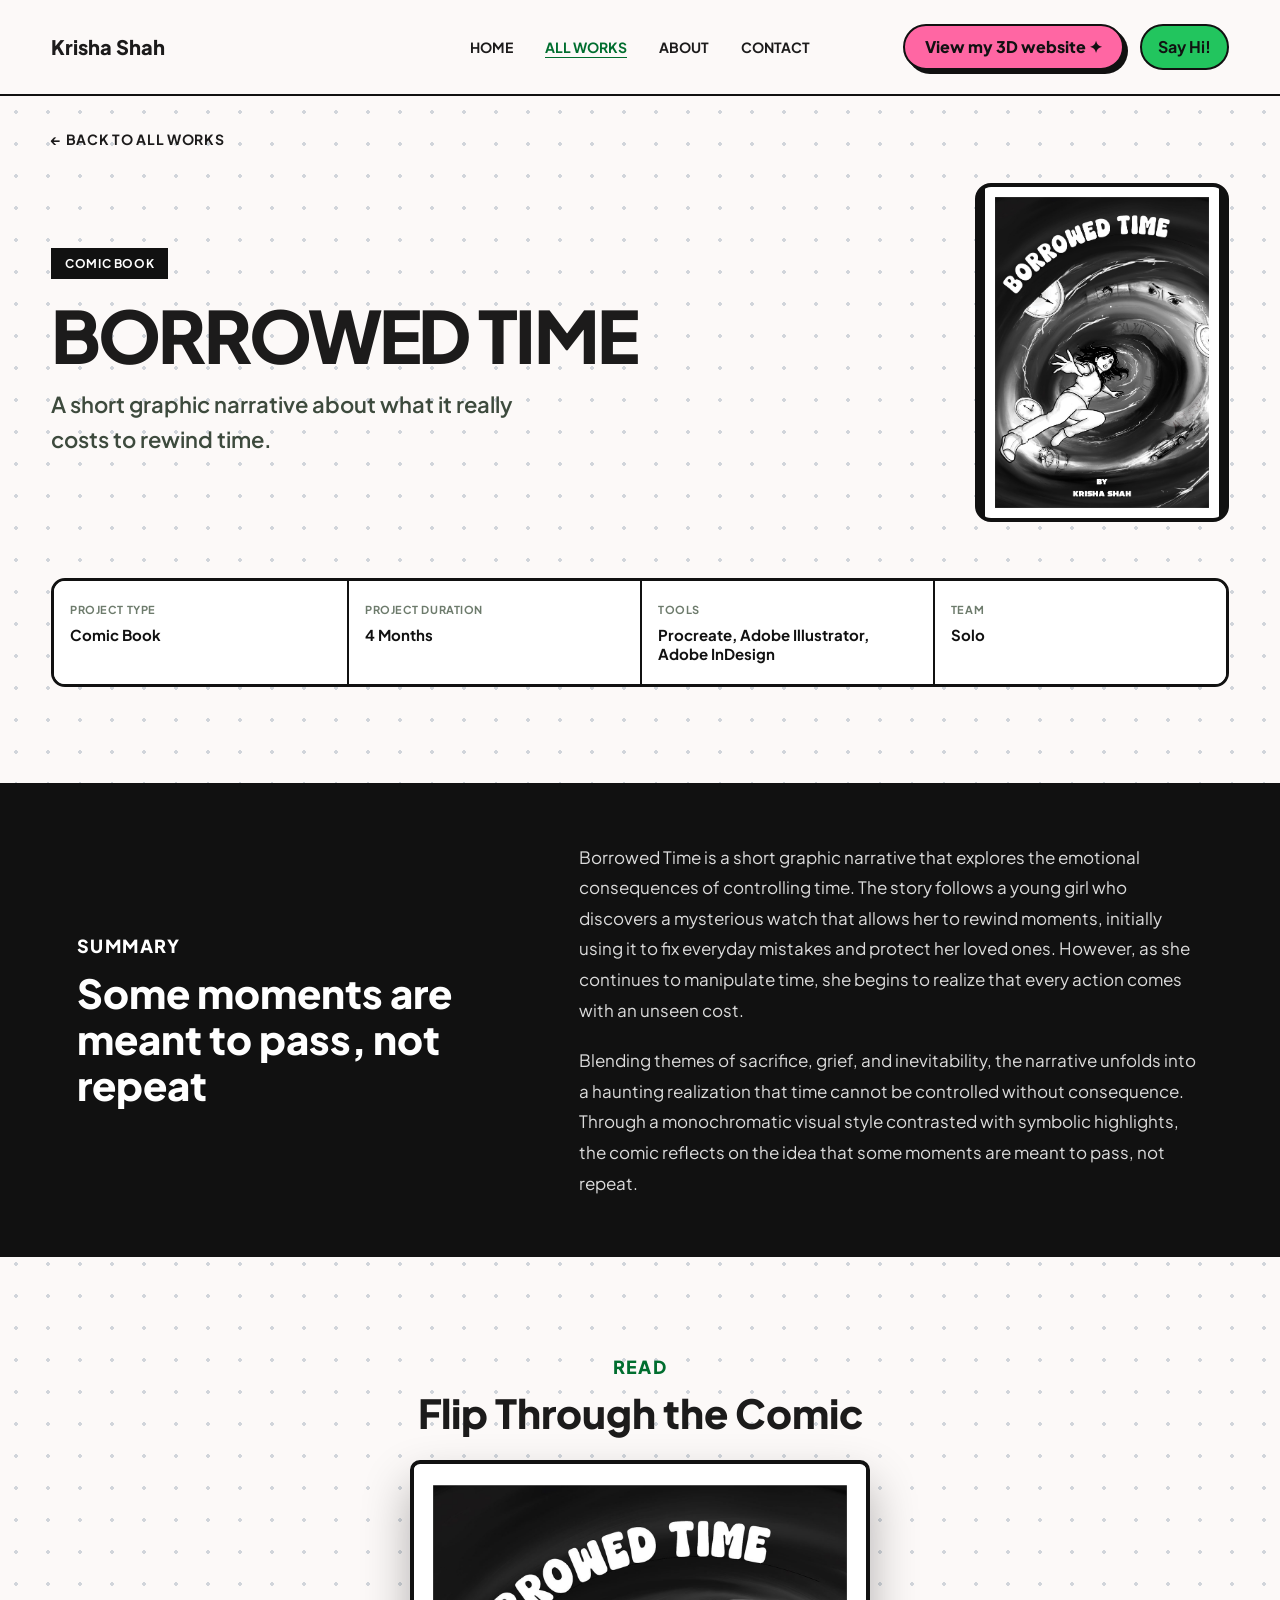
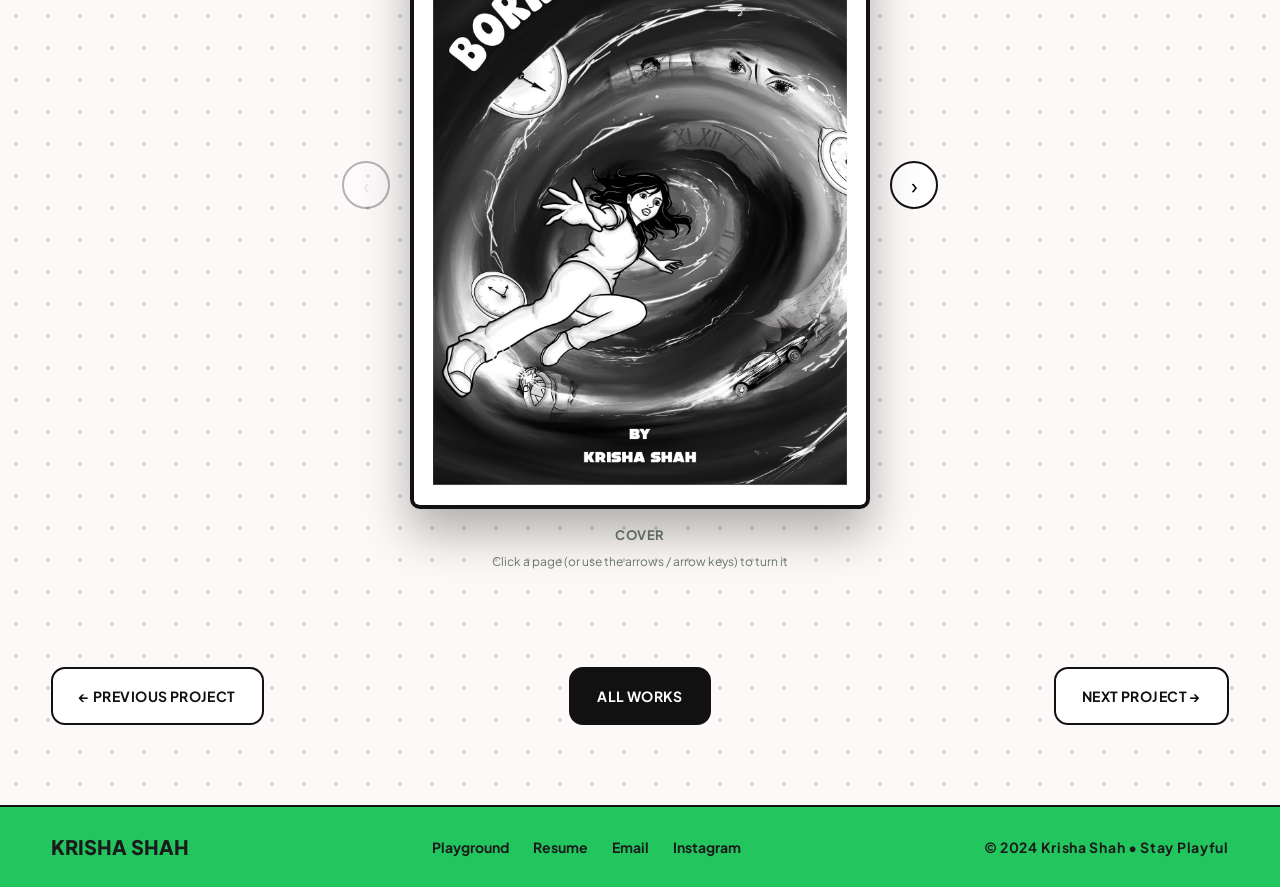
<file: borrowed-time.html>
<!DOCTYPE html>
<html lang="en">

<head>
    <meta charset="UTF-8">
    <meta name="viewport" content="width=device-width, initial-scale=1.0">
    <title>Borrowed Time | Krisha Shah</title>
    <link rel="stylesheet" href="style.css">
    <link rel="stylesheet" href="case-study.css">
    <style>
        /* Borrowed Time-only overrides. Kept local to this page so the other
           case study pages are unaffected. Comic is monochrome, so the whole
           page stays strictly black & white — no accent color on the meta
           bar like the other projects. */

        .cs-meta-grid {
            grid-template-columns: repeat(4, 1fr);
        }

        .cs-meta-c1,
        .cs-meta-c2,
        .cs-meta-c3,
        .cs-meta-c4 {
            background: white;
        }

        .cs-meta-label {
            color: var(--outline);
        }

        .cs-meta-c1 .cs-meta-value,
        .cs-meta-c2 .cs-meta-value,
        .cs-meta-c3 .cs-meta-value,
        .cs-meta-c4 .cs-meta-value {
            color: var(--pure-black);
        }

        /* Cover art is a tall poster, not a landscape screenshot — show it
           whole instead of cropping it into a 4:3 box, and at half the
           usual hero size since the full-size box was too large. */
        .cs-hero-media {
            aspect-ratio: 3/4;
            max-width: 50%;
            margin-left: auto;
        }

        .cs-hero-media img {
            object-fit: contain;
        }

        /* Summary — same full-bleed split layout (label + title + body) as
           every other project's Overview section, just recolored to black
           and white to match this comic's own monochrome title cards. */
        .cs-split {
            width: 100vw;
            position: relative;
            left: 50%;
            transform: translateX(-50%);
            border-top: 3px solid var(--pure-black);
            border-bottom: 3px solid var(--pure-black);
            background: var(--pure-black);
        }

        .cs-split-inner {
            display: grid;
            grid-template-columns: 1fr 1.4fr;
            gap: 56px;
            align-items: center;
            padding: 56px clamp(24px, 6vw, 96px);
        }

        .cs-split .cs-section-label {
            color: white;
        }

        .cs-split-title {
            font-size: 40px;
            font-weight: 800;
            line-height: 1.15;
            margin-top: 10px;
            color: white;
        }

        .cs-split-body p {
            font-size: 17px;
            line-height: 1.8;
            color: rgba(255, 255, 255, 0.85);
        }

        .cs-split-body p+p {
            margin-top: 20px;
        }

        @media (max-width: 900px) {
            .cs-split-inner {
                grid-template-columns: 1fr;
                gap: 24px;
            }

            .cs-split-title {
                font-size: 30px;
            }
        }

        /* Flip book — built from scratch (no third-party embed): an actual
           open book, left page + right page both always visible, with a
           hinged card that visibly swings across the spine to turn a page —
           the same read as an embedded flipbook, just made from real <img>
           elements instead of an iframe. */
        .bt-book {
            display: flex;
            align-items: center;
            justify-content: center;
            gap: 20px;
            margin-top: 16px;
        }

        .bt-book-stage {
            position: relative;
            width: min(92vw, 900px);
            aspect-ratio: 1684 / 1188;
            perspective: 2800px;
            border: 4px solid var(--pure-black);
            border-radius: 10px;
            overflow: hidden;
            background: #1a1a1a;
            box-shadow: 0 24px 48px rgba(0, 0, 0, 0.3);
            cursor: pointer;
            flex-shrink: 0;
            transition: width 0.5s ease;
        }

        /* Closed book — just the cover, at a single page's width, no empty
           left half showing at all. */
        .bt-book-stage.bt-closed {
            width: min(46vw, 460px);
            aspect-ratio: 842 / 1188;
        }

        .bt-book-stage.bt-closed .bt-slot-left {
            display: none;
        }

        .bt-book-stage.bt-closed .bt-slot-right {
            width: 100%;
        }

        .bt-book-stage.bt-closed::after {
            display: none;
        }

        .bt-page-slot {
            position: absolute;
            top: 0;
            bottom: 0;
            width: 50%;
            background: white;
            overflow: hidden;
            display: flex;
            align-items: center;
            justify-content: center;
        }

        .bt-page-slot.bt-slot-left {
            left: 0;
        }

        .bt-page-slot.bt-slot-right {
            right: 0;
        }

        .bt-page-slot.bt-slot-blank {
            /* Same tone as the stage itself, so an empty slot reads as
               "nothing here" instead of a distracting box. */
            background: #1a1a1a;
        }

        .bt-page-slot.bt-slot-blank img {
            display: none;
        }

        .bt-page-slot img {
            width: 100%;
            height: 100%;
            object-fit: contain;
            display: block;
        }

        /* spine shadow, always on top */
        .bt-book-stage::after {
            content: "";
            position: absolute;
            left: 50%;
            top: 0;
            bottom: 0;
            width: 26px;
            margin-left: -13px;
            background: linear-gradient(to right,
                    rgba(0, 0, 0, 0.22), rgba(0, 0, 0, 0.02) 40%,
                    rgba(0, 0, 0, 0.02) 60%, rgba(0, 0, 0, 0.22));
            z-index: 50;
            pointer-events: none;
        }

        /* the hinged card that animates when a page turns */
        .bt-flip-card {
            position: absolute;
            top: 0;
            right: 0;
            width: 50%;
            height: 100%;
            transform-style: preserve-3d;
            transform-origin: left center;
            transform: rotateY(0deg);
            z-index: 60;
            pointer-events: none;
            display: none;
        }

        .bt-flip-card.bt-active {
            display: block;
        }

        .bt-flip-card.bt-animate {
            transition: transform 0.85s cubic-bezier(0.45, 0.05, 0.2, 1);
        }

        .bt-flip-face {
            position: absolute;
            inset: 0;
            background: white;
            overflow: hidden;
            backface-visibility: hidden;
            -webkit-backface-visibility: hidden;
            display: flex;
            align-items: center;
            justify-content: center;
        }

        .bt-flip-face.bt-face-blank {
            background: #1a1a1a;
        }

        .bt-flip-face img {
            width: 100%;
            height: 100%;
            object-fit: contain;
            display: block;
        }

        .bt-flip-face-front {
            transform: rotateY(0deg);
            box-shadow: inset -30px 0 40px -30px rgba(0, 0, 0, 0.35);
        }

        .bt-flip-face-back {
            transform: rotateY(180deg);
            box-shadow: inset 30px 0 40px -30px rgba(0, 0, 0, 0.35);
        }

        .bt-book-arrow {
            width: 48px;
            height: 48px;
            border-radius: 50%;
            border: 2px solid var(--pure-black);
            background: white;
            font-size: 22px;
            font-family: var(--font-family);
            cursor: pointer;
            display: flex;
            align-items: center;
            justify-content: center;
            flex-shrink: 0;
            transition: transform 0.15s ease, background 0.15s ease, color 0.15s ease;
        }

        .bt-book-arrow:hover:not(:disabled) {
            background: var(--pure-black);
            color: white;
            transform: scale(1.08);
        }

        .bt-book-arrow:disabled {
            opacity: 0.3;
            cursor: default;
        }

        .bt-book-progress {
            text-align: center;
            margin-top: 16px;
            font-weight: 700;
            font-size: 13px;
            letter-spacing: 0.04em;
            text-transform: uppercase;
            color: var(--outline);
        }

        .bt-book-hint {
            text-align: center;
            margin-top: 6px;
            font-size: 12px;
            color: var(--outline);
        }

        @media (max-width: 900px) {
            .cs-meta-grid {
                grid-template-columns: repeat(2, 1fr);
            }

            .bt-book {
                gap: 10px;
            }

            .bt-book-arrow {
                width: 38px;
                height: 38px;
                font-size: 18px;
            }
        }
    </style>
</head>

<body>
    <header>
        <div class="container nav-wrapper">
            <a href="index.html" class="logo">Krisha Shah</a>
            <button class="nav-toggle" id="navToggle" aria-label="Toggle menu" aria-expanded="false">☰</button>
            <nav class="nav-mobile-panel">
                <ul>
                    <li><a href="index.html">HOME</a></li>
                    <li><a href="works.html" class="active">ALL WORKS</a></li>
                    <li><a href="about.html">ABOUT</a></li>
                    <li><a href="contact.html">CONTACT</a></li>
                </ul>
            </nav>
            <div class="nav-mobile-panel nav-buttons">
                <a href="#" class="btn btn-3d">View my 3D website ✦</a>
                <a href="mailto:krisha@example.com" class="btn btn-nav">Say Hi!</a>
            </div>
        </div>
    </header>

    <main class="container">
        <a href="works.html" class="cs-back">← Back to All Works</a>

        <!-- Hero -->
        <section class="cs-hero">
            <div class="cs-hero-text">
                <span class="cs-tag">Comic Book</span>
                <h1 class="headline-xl">BORROWED TIME</h1>
                <p class="cs-hero-tagline">A short graphic narrative about what it really costs to rewind time.</p>
            </div>
            <div class="cs-hero-media">
                <img src="image 1.jpg" alt="Borrowed Time cover">
            </div>
        </section>

        <!-- Meta -->
        <div class="cs-meta-grid">
            <div class="cs-meta-item cs-meta-c1">
                <div class="cs-meta-label">Project Type</div>
                <div class="cs-meta-value">Comic Book</div>
            </div>
            <div class="cs-meta-item cs-meta-c2">
                <div class="cs-meta-label">Project Duration</div>
                <div class="cs-meta-value">4 Months</div>
            </div>
            <div class="cs-meta-item cs-meta-c3">
                <div class="cs-meta-label">Tools</div>
                <div class="cs-meta-value">Procreate, Adobe Illustrator, Adobe InDesign</div>
            </div>
            <div class="cs-meta-item cs-meta-c4">
                <div class="cs-meta-label">Team</div>
                <div class="cs-meta-value">Solo</div>
            </div>
        </div>

        <!-- Summary -->
        <section class="cs-section">
            <div class="cs-split">
                <div class="cs-split-inner">
                    <div class="cs-split-head">
                        <div class="cs-section-label">Summary</div>
                        <h2 class="cs-split-title">Some moments are meant to pass, not repeat</h2>
                    </div>
                    <div class="cs-split-body">
                        <p>
                            Borrowed Time is a short graphic narrative that explores the emotional consequences of
                            controlling time. The story follows a young girl who discovers a mysterious watch that
                            allows her to rewind moments, initially using it to fix everyday mistakes and protect
                            her loved ones. However, as she continues to manipulate time, she begins to realize that
                            every action comes with an unseen cost.
                        </p>
                        <p>
                            Blending themes of sacrifice, grief, and inevitability, the narrative unfolds into a
                            haunting realization that time cannot be controlled without consequence. Through a
                            monochromatic visual style contrasted with symbolic highlights, the comic reflects on
                            the idea that some moments are meant to pass, not repeat.
                        </p>
                    </div>
                </div>
            </div>
        </section>

        <!-- Flip book -->
        <section class="cs-section cs-center">
            <div class="cs-section-label">Read</div>
            <h2 class="cs-section-title" style="margin-left: auto; margin-right: auto;">Flip Through the Comic</h2>
            <div class="bt-book">
                <button class="bt-book-arrow" id="btPrev" aria-label="Previous page">‹</button>
                <div class="bt-book-stage" id="btStage">
                    <div class="bt-page-slot bt-slot-left" id="btLeftSlot"><img id="btLeftImg" alt=""></div>
                    <div class="bt-page-slot bt-slot-right" id="btRightSlot"><img id="btRightImg" alt=""></div>
                    <div class="bt-flip-card" id="btFlipCard">
                        <div class="bt-flip-face bt-flip-face-front"><img id="btFlipFrontImg" alt=""></div>
                        <div class="bt-flip-face bt-flip-face-back"><img id="btFlipBackImg" alt=""></div>
                    </div>
                </div>
                <button class="bt-book-arrow" id="btNext" aria-label="Next page">›</button>
            </div>
            <div class="bt-book-progress" id="btPageNum">Cover</div>
            <div class="bt-book-hint">Click a page (or use the arrows / arrow keys) to turn it</div>
        </section>

        <!-- Project navigation -->
        <div class="cs-project-nav">
            <a href="rani-no-hajiro.html" class="cs-nav-btn cs-nav-prev">← Previous Project</a>
            <a href="works.html" class="cs-nav-btn cs-nav-center">All Works</a>
            <a href="digital-fatigue.html" class="cs-nav-btn cs-nav-next">Next Project →</a>
        </div>
    </main>

    <footer>
        <div class="container footer-wrapper">
            <div class="logo">KRISHA SHAH</div>
            <div style="display: flex; gap: 24px; font-weight: 700; font-size: 14px;">
                <a href="#" style="color: inherit; text-decoration: none;">Playground</a>
                <a href="#" style="color: inherit; text-decoration: none;">Resume</a>
                <a href="#" style="color: inherit; text-decoration: none;">Email</a>
                <a href="#" style="color: inherit; text-decoration: none;">Instagram</a>
            </div>
            <div class="label-bold" style="text-transform: none;">© 2024 Krisha Shah • Stay Playful</div>
        </div>
    </footer>

    <script src="main.js"></script>
    <script>
        // Custom flip book (no third-party embed) — a real open book. Pages
        // are paired into physical leaves, exactly like a real book: each
        // leaf has a front (right-hand page) and a back (left-hand page),
        // so turning one leaf swaps BOTH visible pages at once — it does
        // NOT just slide the current right page over to the left.
        //
        // Leaf 0 is the cover (front = cover art, back = blank inside
        // cover). Leaf i (i = 1..11) has front = page(2i-1), back = page(2i).
        // `turned` = how many leaves have been turned so far (0..12).
        (function () {
            var STORY_PAGES = 22;
            var LEAF_COUNT = STORY_PAGES / 2 + 1; // +1 for the cover leaf = 12
            var COVER_SRC = 'image 1.jpg';
            var stage = document.getElementById('btStage');
            if (!stage) return;

            function srcFor(n) { return 'bt page ' + (n < 10 ? '0' + n : n) + '.jpg'; }
            // Front/back page numbers for a given leaf. 0 means "the cover
            // art", null means blank (the cover has no printed inside).
            function frontPage(leaf) { return leaf === 0 ? 0 : 2 * leaf - 1; }
            function backPage(leaf) { return leaf === 0 ? null : 2 * leaf; }

            var leftSlot = document.getElementById('btLeftSlot');
            var rightSlot = document.getElementById('btRightSlot');
            var leftImg = document.getElementById('btLeftImg');
            var rightImg = document.getElementById('btRightImg');
            var flipCard = document.getElementById('btFlipCard');
            var flipFrontImg = document.getElementById('btFlipFrontImg');
            var flipBackImg = document.getElementById('btFlipBackImg');
            var pageNumEl = document.getElementById('btPageNum');
            var prevBtn = document.getElementById('btPrev');
            var nextBtn = document.getElementById('btNext');

            var turned = 0;
            var animating = false;

            // Preloading — without this, each page's ~250KB image only
            // starts downloading the instant it's needed, so on a slow
            // connection the flip animation finishes before the image has
            // arrived and the page pops in late or blank. Warm the
            // browser's cache ahead of time instead.
            var preloaded = {};
            function preload(n) {
                var key = n === 0 ? 'cover' : n;
                if (preloaded[key] || n === null) return;
                preloaded[key] = true;
                var img = new Image();
                img.src = n === 0 ? COVER_SRC : srcFor(n);
            }
            function preloadLeaf(leaf) {
                if (leaf < 0 || leaf >= LEAF_COUNT) return;
                preload(frontPage(leaf));
                preload(backPage(leaf));
            }
            // Quietly warm the whole book in the background, one leaf at a
            // time, so it's ready even if the visitor jumps around instead
            // of reading straight through.
            function warmRestInBackground() {
                var leaf = 0;
                function next() {
                    if (leaf >= LEAF_COUNT) return;
                    preloadLeaf(leaf);
                    leaf += 1;
                    if ('requestIdleCallback' in window) {
                        requestIdleCallback(next, { timeout: 1000 });
                    } else {
                        setTimeout(next, 200);
                    }
                }
                next();
            }

            // n === null renders blank; n === 0 renders the cover; anything
            // 1..STORY_PAGES renders that interior page.
            function setSlot(imgEl, slotEl, n) {
                if (n === 0) {
                    imgEl.src = COVER_SRC;
                    imgEl.alt = 'Borrowed Time — cover';
                    slotEl.classList.remove('bt-slot-blank');
                } else if (n >= 1 && n <= STORY_PAGES) {
                    imgEl.src = srcFor(n);
                    imgEl.alt = 'Borrowed Time — page ' + n;
                    slotEl.classList.remove('bt-slot-blank');
                } else {
                    imgEl.removeAttribute('src');
                    imgEl.alt = '';
                    slotEl.classList.add('bt-slot-blank');
                }
            }

            function leftContent() { return turned === 0 ? null : backPage(turned - 1); }
            function rightContent() { return turned < LEAF_COUNT ? frontPage(turned) : null; }

            function updateUI() {
                var right = rightContent();
                if (turned === 0) {
                    pageNumEl.textContent = 'Cover';
                } else if (right === null) {
                    pageNumEl.textContent = 'Page ' + STORY_PAGES + ' of ' + STORY_PAGES;
                } else {
                    pageNumEl.textContent = 'Page ' + right + ' of ' + STORY_PAGES;
                }
                prevBtn.disabled = turned <= 0;
                nextBtn.disabled = turned >= LEAF_COUNT;
            }

            function unlockAfter(el, ms) {
                var done = false;
                function clear() {
                    if (done) return;
                    done = true;
                    animating = false;
                    flipCard.classList.remove('bt-active', 'bt-animate');
                }
                el.addEventListener('transitionend', clear, { once: true });
                setTimeout(clear, ms);
            }

            // Render the resting state with no card/animation involved —
            // used once at startup. Book starts closed: blank left, cover
            // on the right.
            function renderStatic() {
                setSlot(leftImg, leftSlot, leftContent());
                setSlot(rightImg, rightSlot, rightContent());
                stage.classList.toggle('bt-closed', turned === 0);
                updateUI();
                preloadLeaf(turned - 1);
                preloadLeaf(turned + 1);
            }

            function goNext() {
                if (animating || turned >= LEAF_COUNT) return;
                animating = true;

                var leaf = turned; // the leaf currently facing up on the right, about to turn
                var front = frontPage(leaf);
                var back = backPage(leaf);

                // The right slot is being vacated — it becomes visible again
                // partway through the swing, so give it its new content now
                // (the NEXT leaf's front, two story-pages further on).
                setSlot(rightImg, rightSlot, rightAfter(leaf + 1));

                // Opening the cover — expand from single-page to a full
                // spread as the same motion that swings it open.
                if (leaf === 0) stage.classList.remove('bt-closed');

                setFace(flipFrontImg, front);
                setFace(flipBackImg, back);
                flipCard.style.transform = 'rotateY(0deg)';
                flipCard.classList.add('bt-active');
                // Force layout so the browser registers the start state
                // before we add the transition + target transform.
                void flipCard.offsetWidth;
                flipCard.classList.add('bt-animate');
                flipCard.style.transform = 'rotateY(-180deg)';

                unlockAfter(flipCard, 950);
                setTimeout(function () {
                    // Card has landed on the left — hand off to the static
                    // left slot so it stays put once the card is hidden.
                    setSlot(leftImg, leftSlot, back);
                    turned += 1;
                    updateUI();
                    preloadLeaf(turned + 1);
                }, 850);
            }

            function goPrev() {
                if (animating || turned <= 0) return;
                animating = true;

                var leaf = turned - 1; // the leaf currently facing up on the left, about to turn back
                var front = frontPage(leaf);
                var back = backPage(leaf);

                // The left slot is being vacated — give it its new content
                // now (the PREVIOUS leaf's back, or blank before the cover).
                setSlot(leftImg, leftSlot, leaf === 0 ? null : backPage(leaf - 1));

                setFace(flipFrontImg, front);
                setFace(flipBackImg, back);
                flipCard.style.transform = 'rotateY(-180deg)';
                flipCard.classList.add('bt-active');
                void flipCard.offsetWidth;
                flipCard.classList.add('bt-animate');
                flipCard.style.transform = 'rotateY(0deg)';

                unlockAfter(flipCard, 950);
                setTimeout(function () {
                    setSlot(rightImg, rightSlot, front);
                    turned -= 1;
                    // Closing the cover again — shrink back to single-page.
                    if (turned === 0) stage.classList.add('bt-closed');
                    updateUI();
                    preloadLeaf(turned - 1);
                }, 850);
            }

            // Helper used only for the "what's underneath" pre-set on next —
            // named separately so it reads clearly at the call site above.
            function rightAfter(nextLeaf) { return nextLeaf < LEAF_COUNT ? frontPage(nextLeaf) : null; }

            // Sets one face of the flip card. `page` is null for a blank
            // face (the cover's inside, or past the last page).
            function setFace(imgEl, page) {
                var faceEl = imgEl.parentElement;
                if (page === null) {
                    imgEl.removeAttribute('src');
                    imgEl.alt = '';
                    faceEl.classList.add('bt-face-blank');
                } else if (page === 0) {
                    imgEl.src = COVER_SRC;
                    imgEl.alt = 'Borrowed Time — cover';
                    faceEl.classList.remove('bt-face-blank');
                } else {
                    imgEl.src = srcFor(page);
                    imgEl.alt = 'Borrowed Time — page ' + page;
                    faceEl.classList.remove('bt-face-blank');
                }
            }

            nextBtn.addEventListener('click', goNext);
            prevBtn.addEventListener('click', goPrev);

            stage.addEventListener('click', function (e) {
                var rect = stage.getBoundingClientRect();
                var x = e.clientX - rect.left;
                if (x > rect.width / 2) goNext(); else goPrev();
            });

            // Swipe support for touch devices
            var touchStartX = null;
            stage.addEventListener('touchstart', function (e) {
                touchStartX = e.touches[0].clientX;
            }, { passive: true });
            stage.addEventListener('touchend', function (e) {
                if (touchStartX === null) return;
                var dx = e.changedTouches[0].clientX - touchStartX;
                if (Math.abs(dx) > 40) { dx < 0 ? goNext() : goPrev(); }
                touchStartX = null;
            });

            document.addEventListener('keydown', function (e) {
                var rect = stage.getBoundingClientRect();
                var visible = rect.top < window.innerHeight && rect.bottom > 0;
                if (!visible) return;
                if (e.key === 'ArrowRight') goNext();
                if (e.key === 'ArrowLeft') goPrev();
            });

            renderStatic();
            warmRestInBackground();
        })();
    </script>
</body>

</html>
</file>
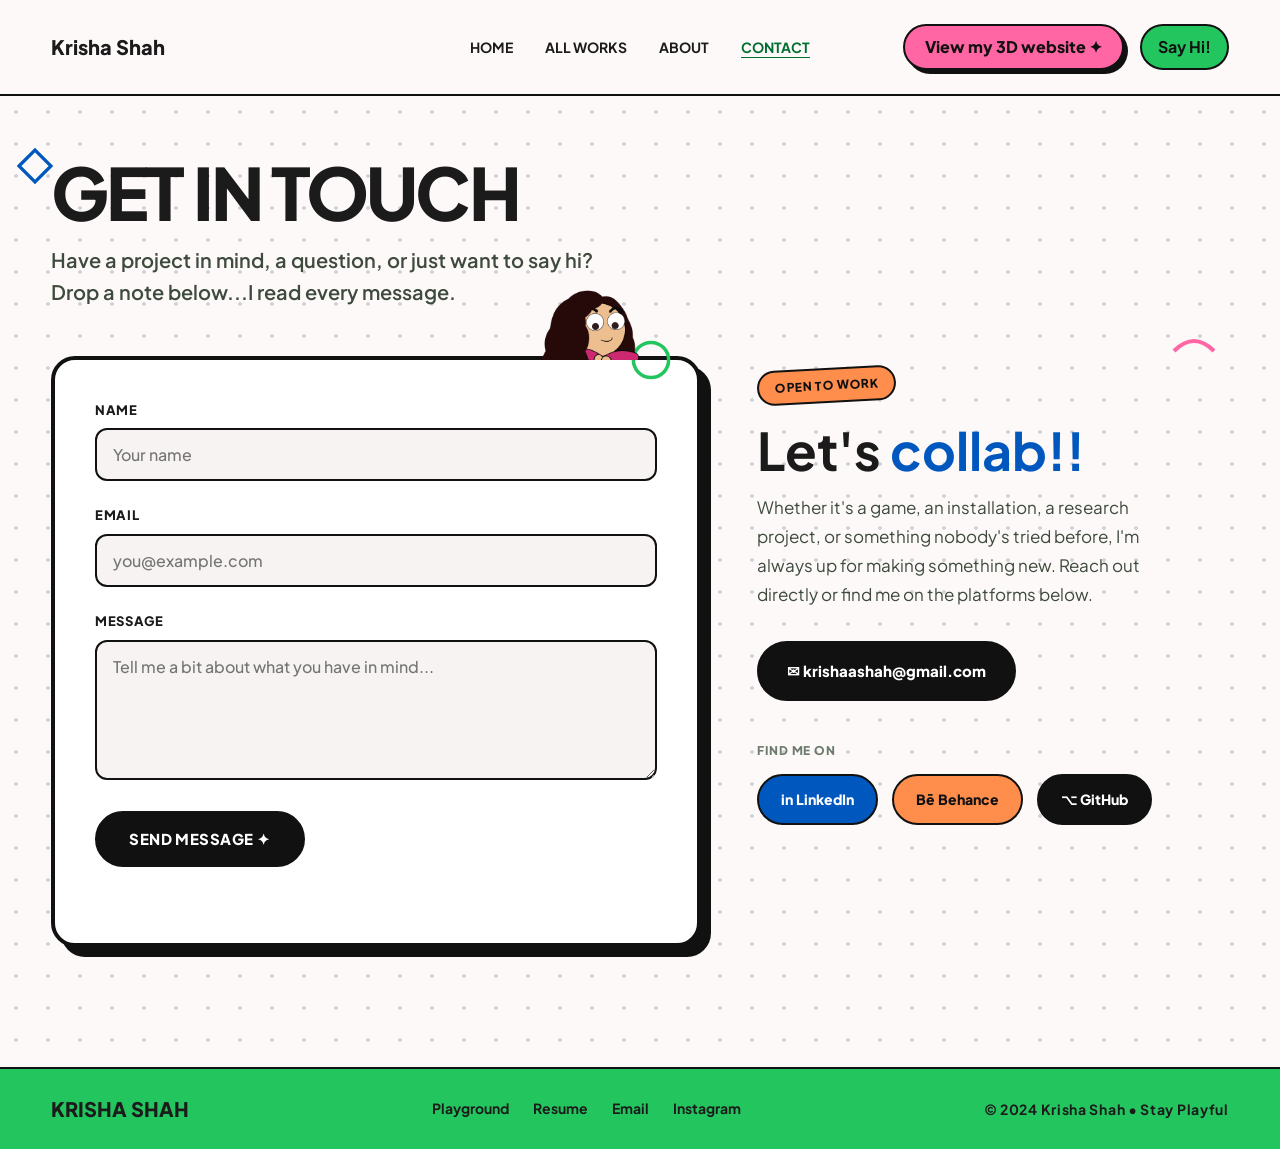
<file: contact.html>
<!DOCTYPE html>
<html lang="en">

<head>
    <meta charset="UTF-8">
    <meta name="viewport" content="width=device-width, initial-scale=1.0">
    <title>Contact | Krisha Shah</title>
    <link rel="stylesheet" href="style.css">
    <style>
        .contact-hero {
            margin-top: 60px;
            margin-bottom: 48px;
            position: relative;
        }

        .contact-hero h1 {
            font-size: 72px;
            line-height: 1;
        }

        .contact-hero p {
            margin-top: 16px;
            font-size: 20px;
            font-weight: 600;
            color: var(--on-surface-variant);
            max-width: 560px;
        }

        .contact-grid {
            display: grid;
            grid-template-columns: 1.15fr 0.85fr;
            gap: 48px;
            margin-bottom: 120px;
            align-items: start;
        }

        /* Left — the form */
        .contact-form-card {
            background: white;
            border: 4px solid var(--pure-black);
            border-radius: 24px;
            padding: 40px;
            box-shadow: 10px 10px 0 var(--pure-black);
            position: relative;
        }

        .contact-field {
            margin-bottom: 24px;
        }

        .contact-field label {
            display: block;
            font-size: 13px;
            font-weight: 800;
            text-transform: uppercase;
            letter-spacing: 0.05em;
            margin-bottom: 8px;
        }

        .contact-field input,
        .contact-field textarea {
            width: 100%;
            border: 2.5px solid var(--pure-black);
            border-radius: 12px;
            padding: 14px 16px;
            font-family: var(--font-family);
            font-size: 16px;
            font-weight: 500;
            background: var(--surface-container-low);
            transition: border-color 0.2s ease, box-shadow 0.2s ease, background 0.2s ease;
        }

        .contact-field input:focus,
        .contact-field textarea:focus {
            outline: none;
            border-color: var(--secondary);
            box-shadow: 4px 4px 0 var(--secondary);
            background: white;
        }

        .contact-field textarea {
            resize: vertical;
            min-height: 140px;
        }

        .contact-submit {
            display: inline-flex;
            align-items: center;
            gap: 10px;
            background: var(--pure-black);
            color: white;
            border: 2px solid var(--pure-black);
            border-radius: 999px;
            padding: 16px 32px;
            font-family: var(--font-family);
            font-weight: 800;
            font-size: 15px;
            text-transform: uppercase;
            letter-spacing: 0.03em;
            cursor: pointer;
            transition: transform 0.2s ease, background 0.2s ease;
        }

        .contact-submit:hover {
            background: var(--primary);
            border-color: var(--primary);
            transform: translate(-3px, -3px);
        }

        .contact-status {
            margin-top: 16px;
            font-size: 14px;
            font-weight: 700;
            color: var(--primary);
            min-height: 20px;
        }

        /* Right — collab panel */
        .collab-panel {
            position: relative;
            padding: 12px 0 12px 8px;
        }

        .collab-tag {
            display: inline-block;
            background: var(--zesty-orange);
            color: var(--pure-black);
            border: 2px solid var(--pure-black);
            padding: 6px 16px;
            border-radius: 999px;
            font-size: 12px;
            font-weight: 800;
            text-transform: uppercase;
            letter-spacing: 0.05em;
            margin-bottom: 20px;
            transform: rotate(-3deg);
        }

        .collab-panel h2 {
            font-size: 52px;
            line-height: 1.05;
            margin-bottom: 16px;
        }

        .collab-panel h2 span {
            color: var(--secondary);
        }

        .collab-panel>p {
            font-size: 17px;
            line-height: 1.7;
            color: var(--on-surface-variant);
            max-width: 420px;
            margin-bottom: 32px;
        }

        .collab-email {
            display: inline-flex;
            align-items: center;
            gap: 10px;
            background: var(--pure-black);
            color: white;
            border: 2px solid var(--pure-black);
            border-radius: 999px;
            padding: 16px 28px;
            font-weight: 800;
            font-size: 15px;
            text-decoration: none;
            margin-bottom: 40px;
            transition: transform 0.2s ease, background 0.2s ease, box-shadow 0.2s ease;
        }

        .collab-email:hover {
            background: rgb(255, 32, 129);
            border-color: var(--kelly-green);
            transform: translate(-3px, -3px);
            box-shadow: 4px 4px 0 var(--pure-black);
        }

        .collab-socials-label {
            font-size: 12px;
            font-weight: 800;
            text-transform: uppercase;
            letter-spacing: 0.08em;
            color: var(--outline);
            margin-bottom: 14px;
        }

        .collab-socials {
            display: flex;
            gap: 14px;
            flex-wrap: wrap;
        }

        .collab-social-btn {
            display: inline-flex;
            align-items: center;
            gap: 10px;
            border: 2.5px solid var(--pure-black);
            border-radius: 999px;
            padding: 12px 22px;
            font-weight: 800;
            font-size: 14px;
            text-decoration: none;
            color: white;
            transition: transform 0.2s cubic-bezier(0.34, 1.56, 0.64, 1), box-shadow 0.2s ease;
        }

        .collab-social-btn:hover {
            transform: translate(-3px, -3px) rotate(-2deg);
            box-shadow: 4px 4px 0 var(--pure-black);
        }

        .collab-social-btn.linkedin {
            background: var(--electric-blue);
        }

        .collab-social-btn.behance {
            background: var(--zesty-orange);
            color: var(--pure-black);
            border-color: var(--pure-black);
        }

        .collab-social-btn.github {
            background: var(--pure-black);
        }

        /* Decorative scattered doodles */
        .contact-doodle {
            position: absolute;
            pointer-events: none;
        }

        /* Character peeking over the top edge of the form card — bottom
           edge sits exactly flush with the card's top border. */
        .contact-peeker {
            position: absolute;
            bottom: 100%;
            top: auto;
            right: 35px;
            width: 140px;
            height: auto;
            display: block;
            pointer-events: none;
            z-index: 3;
        }

        @media (max-width: 900px) {
            .contact-peeker {
                width: 110px;
                right: 20px;
            }
        }

        @media (max-width: 900px) {
            .contact-grid {
                grid-template-columns: 1fr;
            }

            .contact-hero h1 {
                font-size: 44px;
            }

            .collab-panel h2 {
                font-size: 36px;
            }

            .contact-form-card {
                padding: 28px;
            }
        }
    </style>
</head>

<body>
    <header>
        <div class="container nav-wrapper">
            <a href="index.html" class="logo">Krisha Shah</a>
            <button class="nav-toggle" id="navToggle" aria-label="Toggle menu" aria-expanded="false">☰</button>
            <nav class="nav-mobile-panel">
                <ul>
                    <li><a href="index.html">HOME</a></li>
                    <li><a href="works.html">ALL WORKS</a></li>
                    <li><a href="about.html">ABOUT</a></li>
                    <li><a href="contact.html" class="active">CONTACT</a></li>
                </ul>
            </nav>
            <div class="nav-mobile-panel nav-buttons">
                <a href="#" class="btn btn-3d">View my 3D website ✦</a>
                <a href="mailto:krishaashah@gmail.com" class="btn btn-nav">Say Hi!</a>
            </div>
        </div>
    </header>

    <main class="container">
        <section class="contact-hero">
            <div class="doodle" style="top: -10px; left: -36px;"><svg width="40" height="40" viewBox="0 0 100 100">
                    <path d="M10 50 L50 10 L90 50 L50 90 Z" fill="none" stroke="#0058be" stroke-width="8" />
                </svg></div>
            <h1 class="headline-xl">GET IN TOUCH</h1>
            <p>Have a project in mind, a question, or just want to say hi? Drop a note below...I read every
                message.</p>
        </section>

        <div class="contact-grid">
            <!-- Form -->
            <div class="contact-form-card">
                <div class="contact-doodle" style="top: -22px; right: 24px;"><svg width="44" height="44"
                        viewBox="0 0 100 100">
                        <circle cx="50" cy="50" r="40" fill="none" stroke="#22c55e" stroke-width="8" />
                    </svg></div>
                <img src="me looking.png" alt="Krisha peeking over the form" class="contact-peeker">
                <form id="contactForm">
                    <div class="contact-field">
                        <label for="cName">Name</label>
                        <input type="text" id="cName" name="name" placeholder="Your name" required>
                    </div>
                    <div class="contact-field">
                        <label for="cEmail">Email</label>
                        <input type="email" id="cEmail" name="email" placeholder="you@example.com" required>
                    </div>
                    <div class="contact-field">
                        <label for="cMessage">Message</label>
                        <textarea id="cMessage" name="message" placeholder="Tell me a bit about what you have in mind..."
                            required></textarea>
                    </div>
                    <button type="submit" class="contact-submit">Send Message ✦</button>
                    <div class="contact-status" id="contactStatus"></div>
                </form>
            </div>

            <!-- Collab panel -->
            <div class="collab-panel">
                <div class="contact-doodle" style="top: -30px; right: 10px;"><svg width="50" height="50"
                        viewBox="0 0 100 100">
                        <path d="M10 50 Q 50 10 90 50" stroke="#ff66a3" stroke-width="8" fill="none" />
                    </svg></div>
                <span class="collab-tag">Open to work</span>
                <h2>Let's <span>collab!!</h2>
                <p>Whether it's a game, an installation, a research project, or something nobody's tried before,
                    I'm always up for making something new. Reach out directly or find me on the platforms
                    below.</p>
                <a href="mailto:krishaashah@gmail.com" class="collab-email">✉ krishaashah@gmail.com</a>

                <div class="collab-socials-label">Find me on</div>
                <div class="collab-socials">
                    <a href="#" target="_blank" rel="noopener" class="collab-social-btn linkedin">in LinkedIn</a>
                    <a href="#" target="_blank" rel="noopener" class="collab-social-btn behance">Bē Behance</a>
                    <a href="#" target="_blank" rel="noopener" class="collab-social-btn github">⌥ GitHub</a>
                </div>
            </div>
        </div>
    </main>

    <footer>
        <div class="container footer-wrapper">
            <div class="logo">KRISHA SHAH</div>
            <div style="display: flex; gap: 24px; font-weight: 700; font-size: 14px;">
                <a href="#" style="color: inherit; text-decoration: none;">Playground</a>
                <a href="#" style="color: inherit; text-decoration: none;">Resume</a>
                <a href="#" style="color: inherit; text-decoration: none;">Email</a>
                <a href="#" style="color: inherit; text-decoration: none;">Instagram</a>
            </div>
            <div class="label-bold" style="text-transform: none;">© 2024 Krisha Shah • Stay Playful</div>
        </div>
    </footer>

    <script src="main.js"></script>
    <script>
        // No backend on a static site — build a mailto: link from the
        // fields so the visitor's own mail client sends it, prefilled.
        (function () {
            var form = document.getElementById('contactForm');
            var status = document.getElementById('contactStatus');
            if (!form) return;
            form.addEventListener('submit', function (e) {
                e.preventDefault();
                var name = document.getElementById('cName').value.trim();
                var email = document.getElementById('cEmail').value.trim();
                var message = document.getElementById('cMessage').value.trim();

                var subject = 'Portfolio contact from ' + name;
                var body = message + '\n\n— ' + name + ' (' + email + ')';
                var mailto = 'mailto:krishaashah@gmail.com'
                    + '?subject=' + encodeURIComponent(subject)
                    + '&body=' + encodeURIComponent(body);

                window.location.href = mailto;
                status.textContent = 'Opening your email app to send this — thank you!';
            });
        })();
    </script>
</body>

</html>
</file>
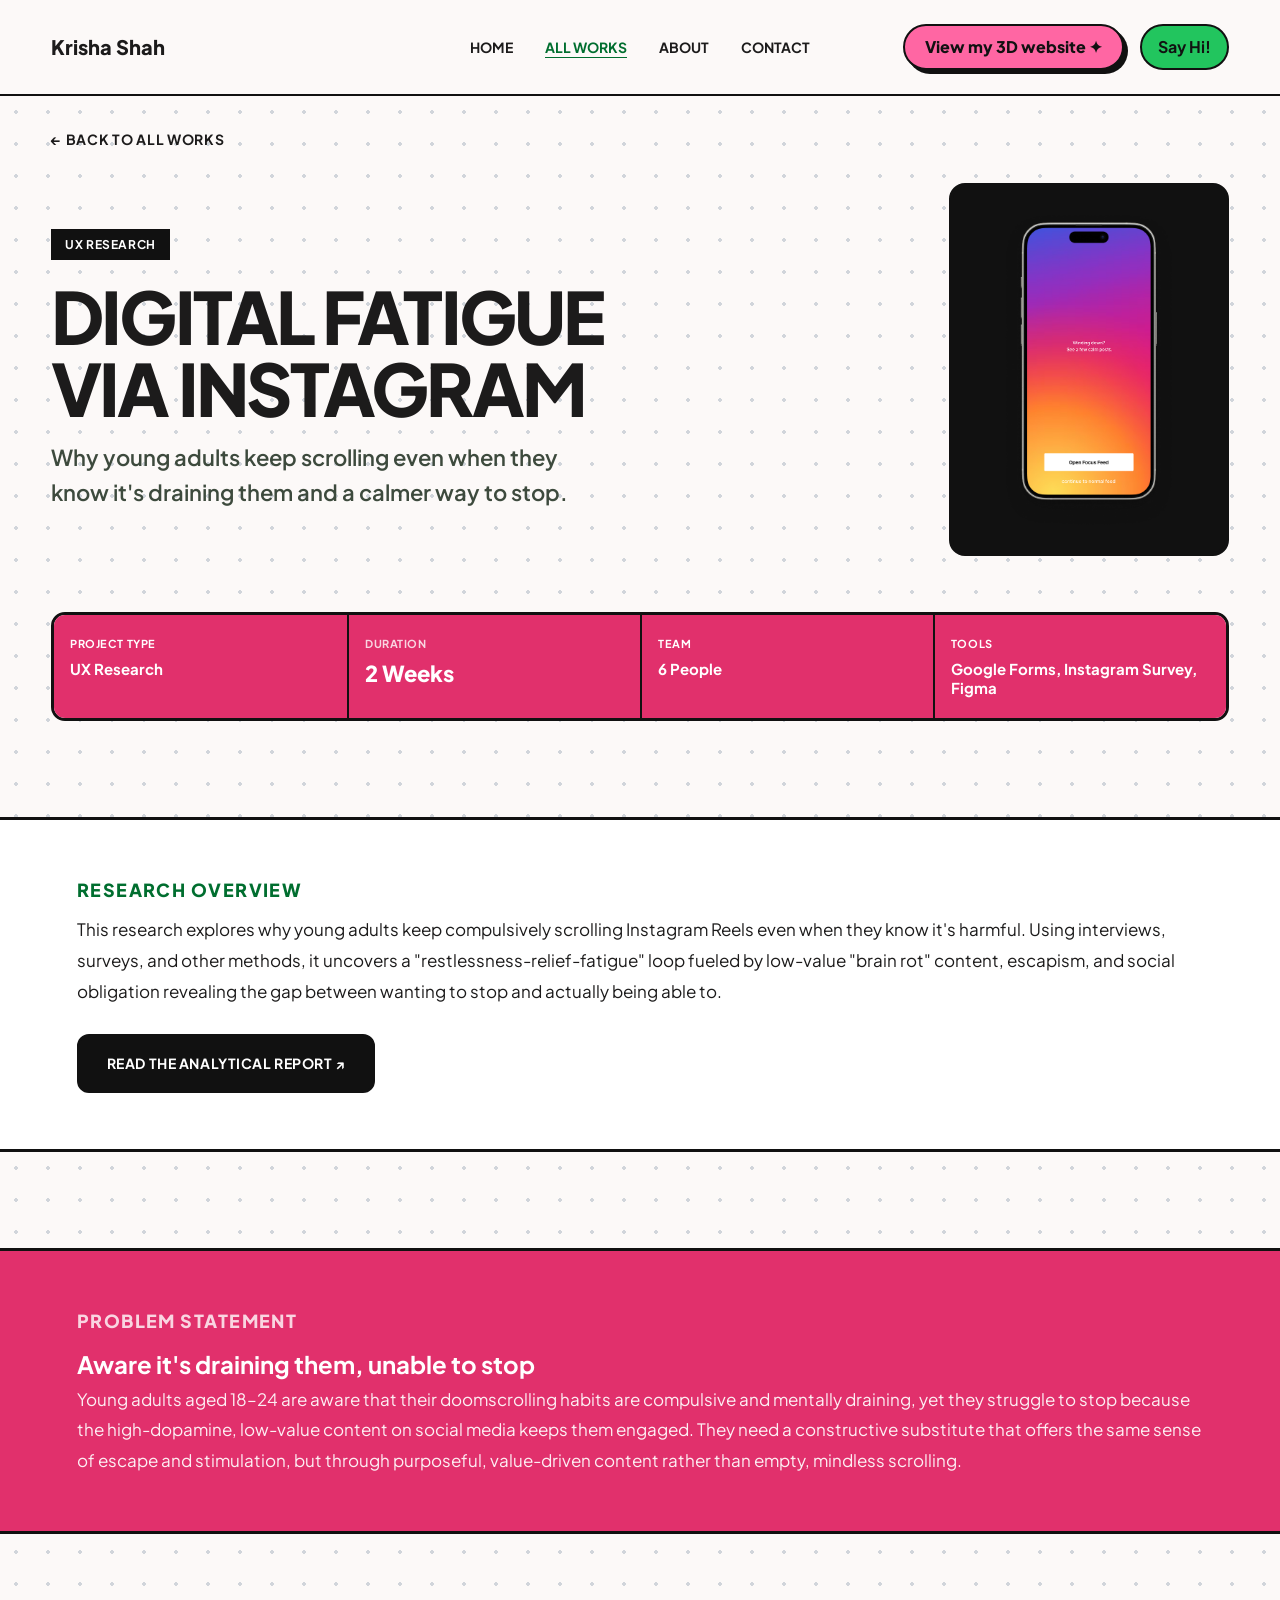
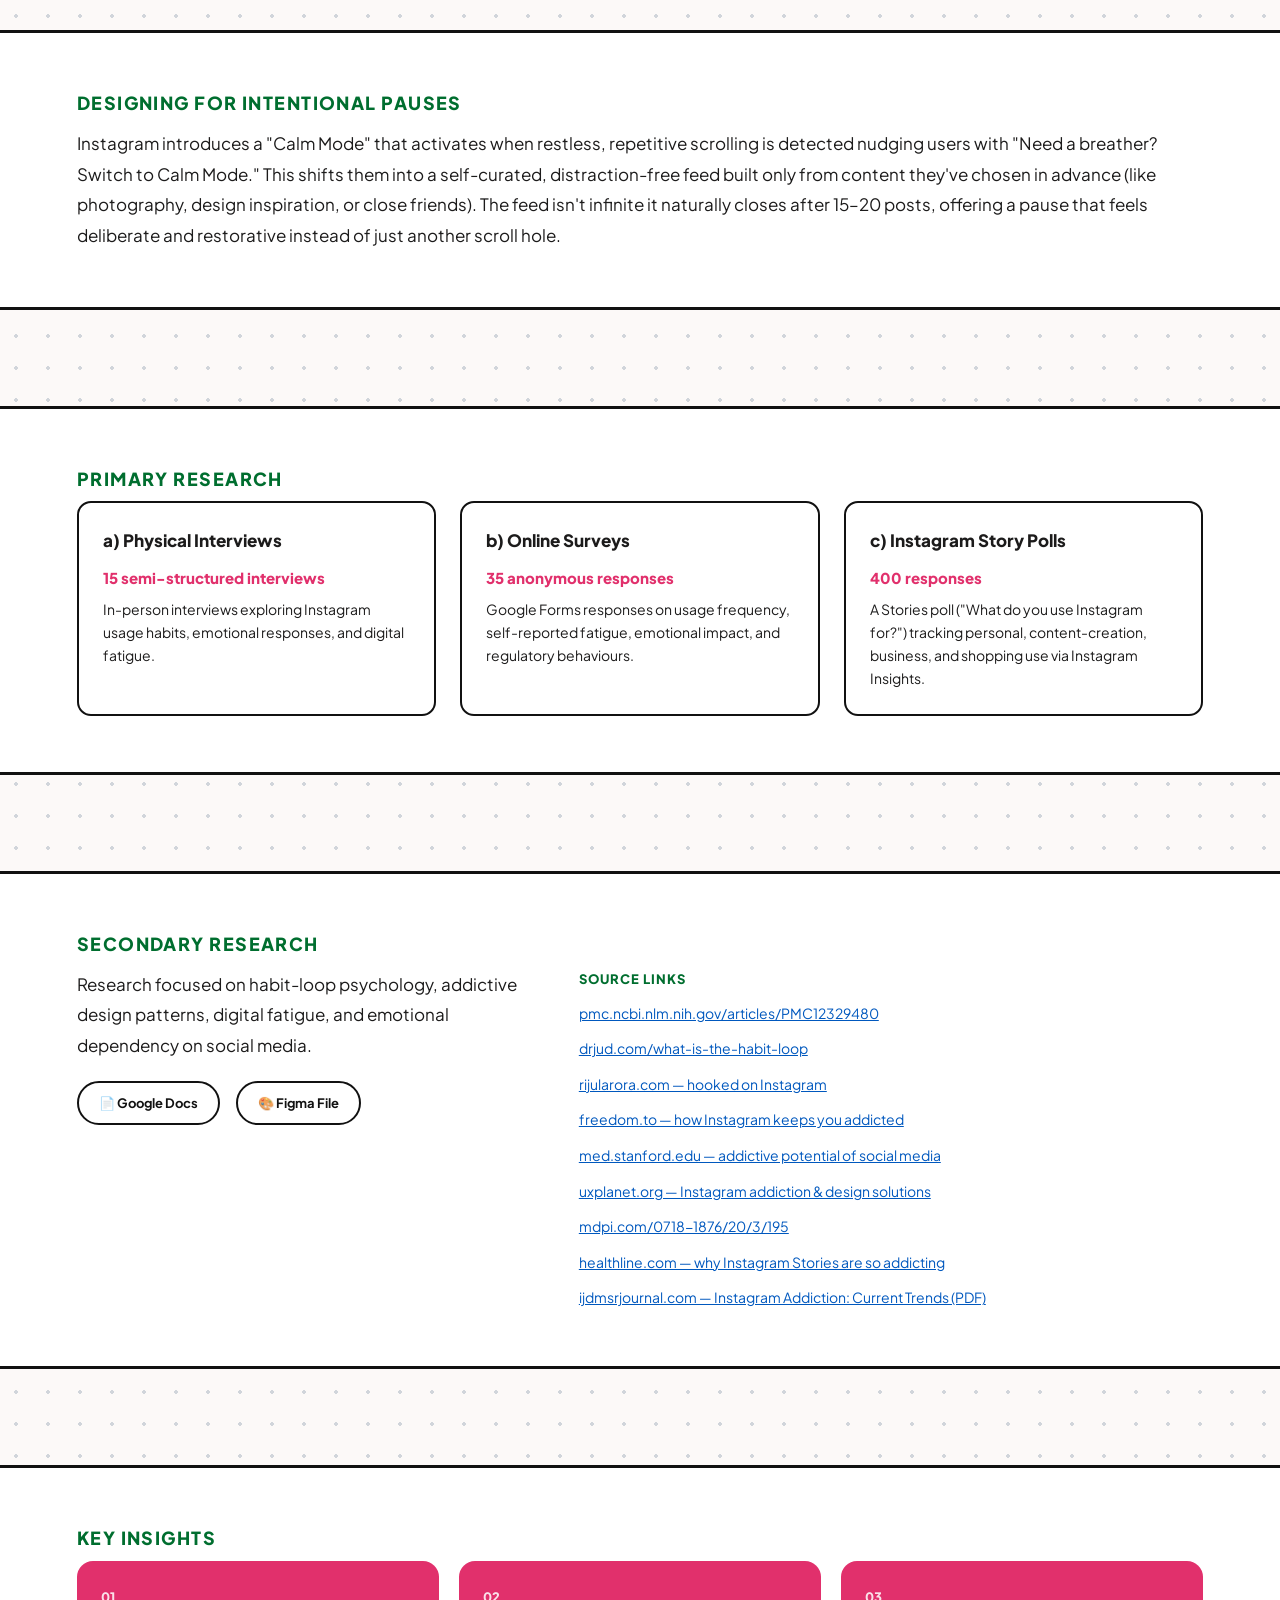
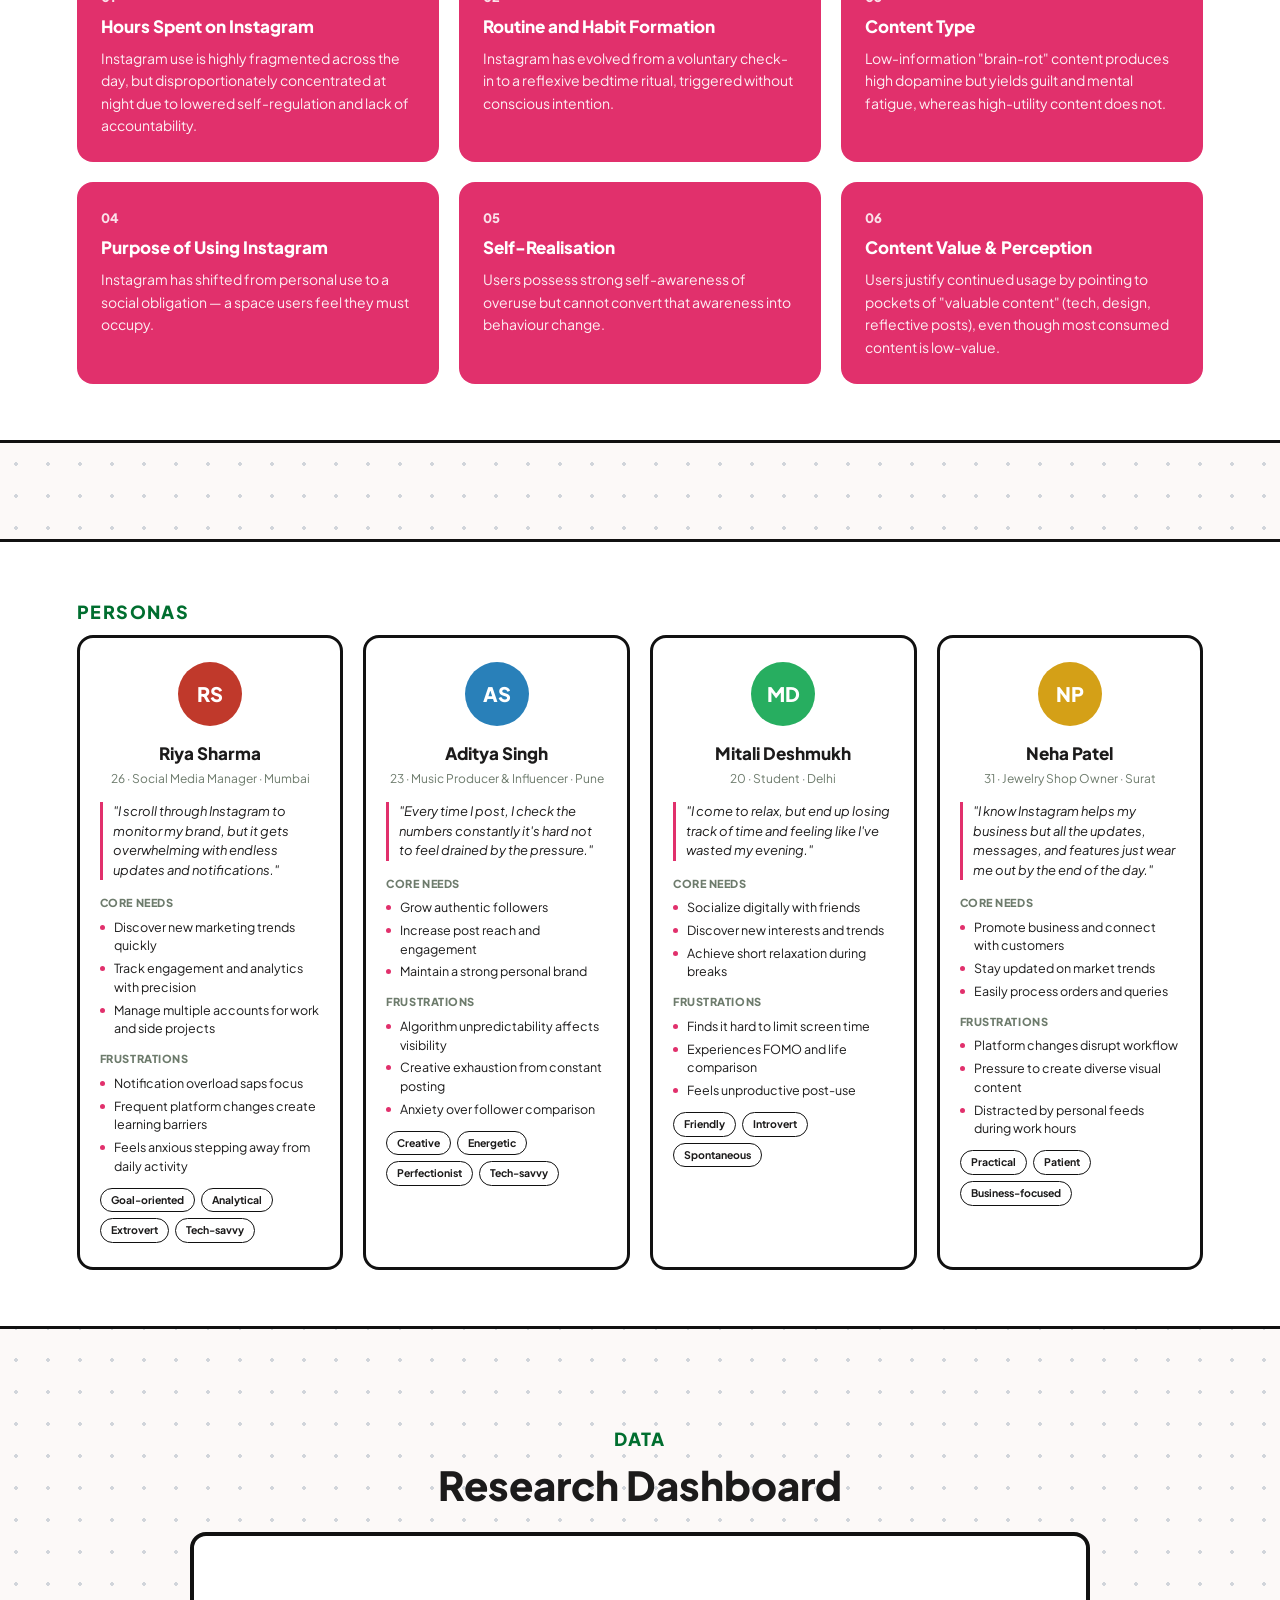
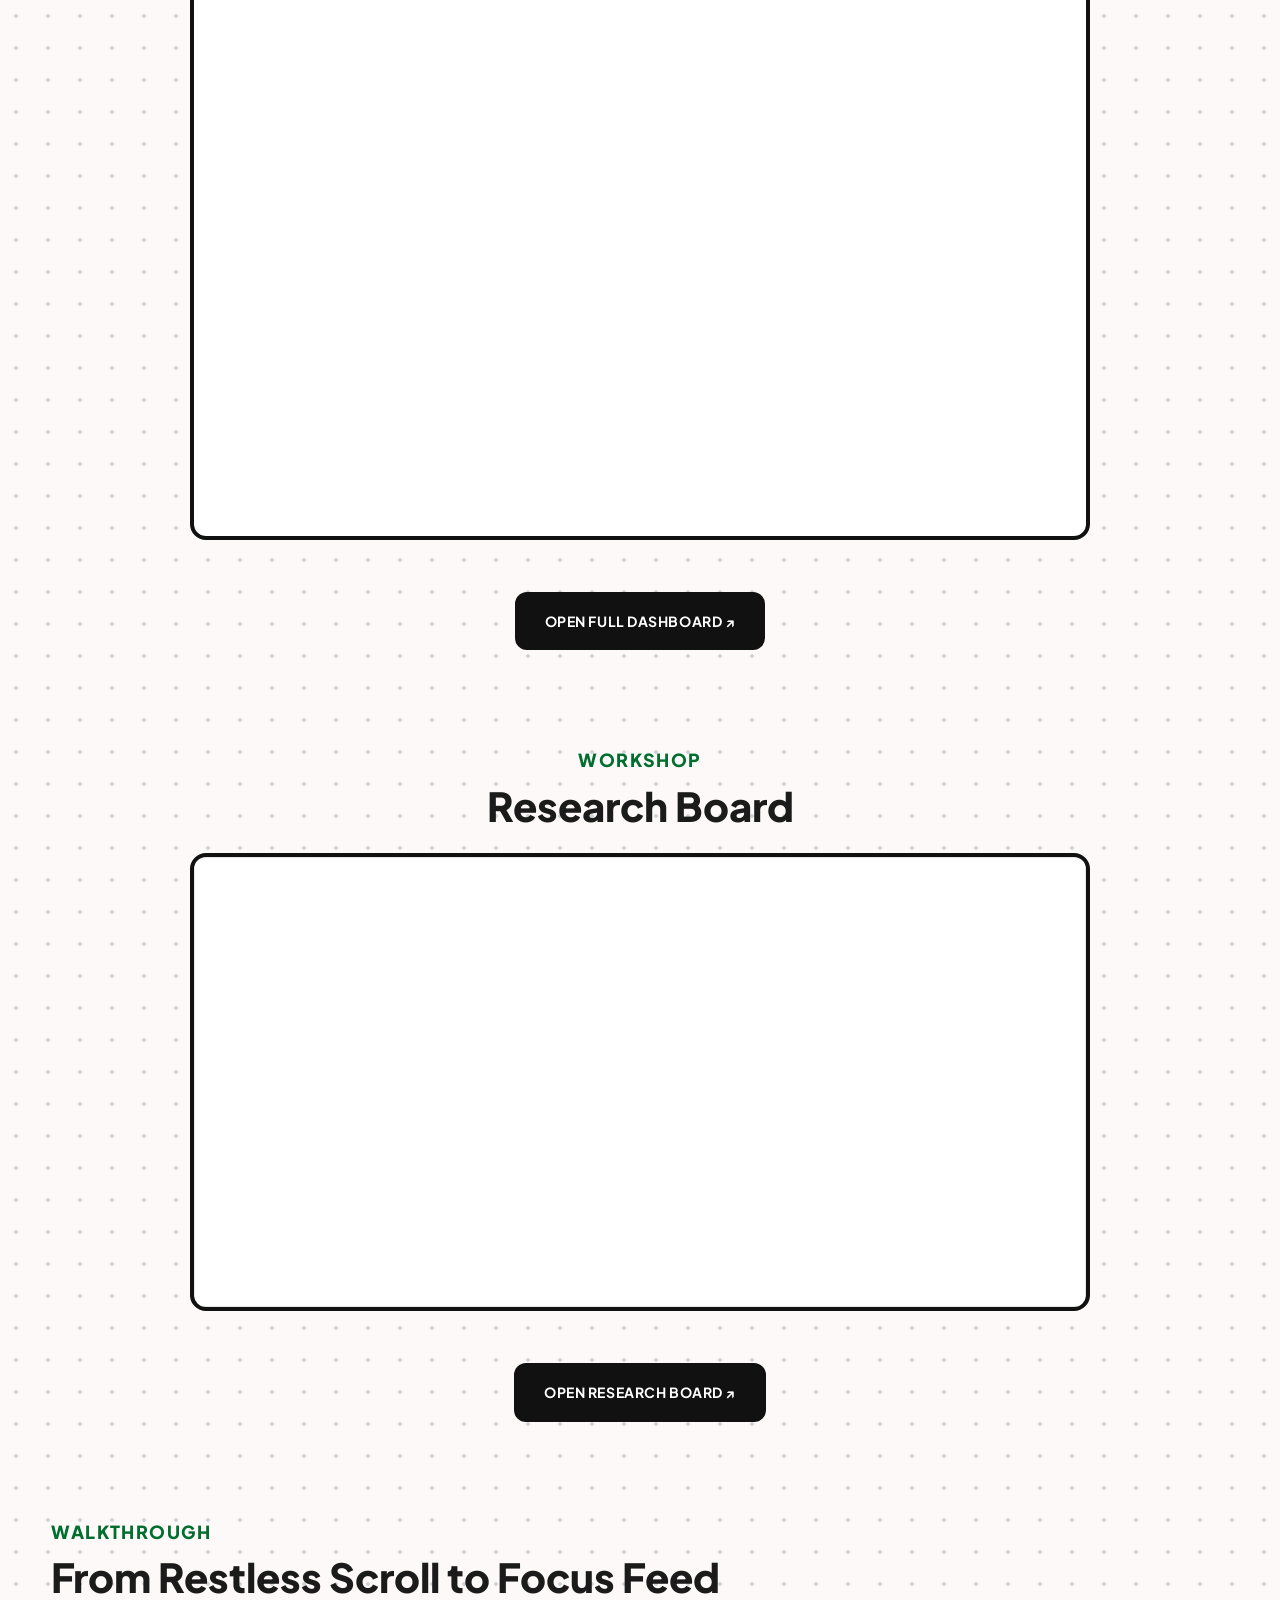
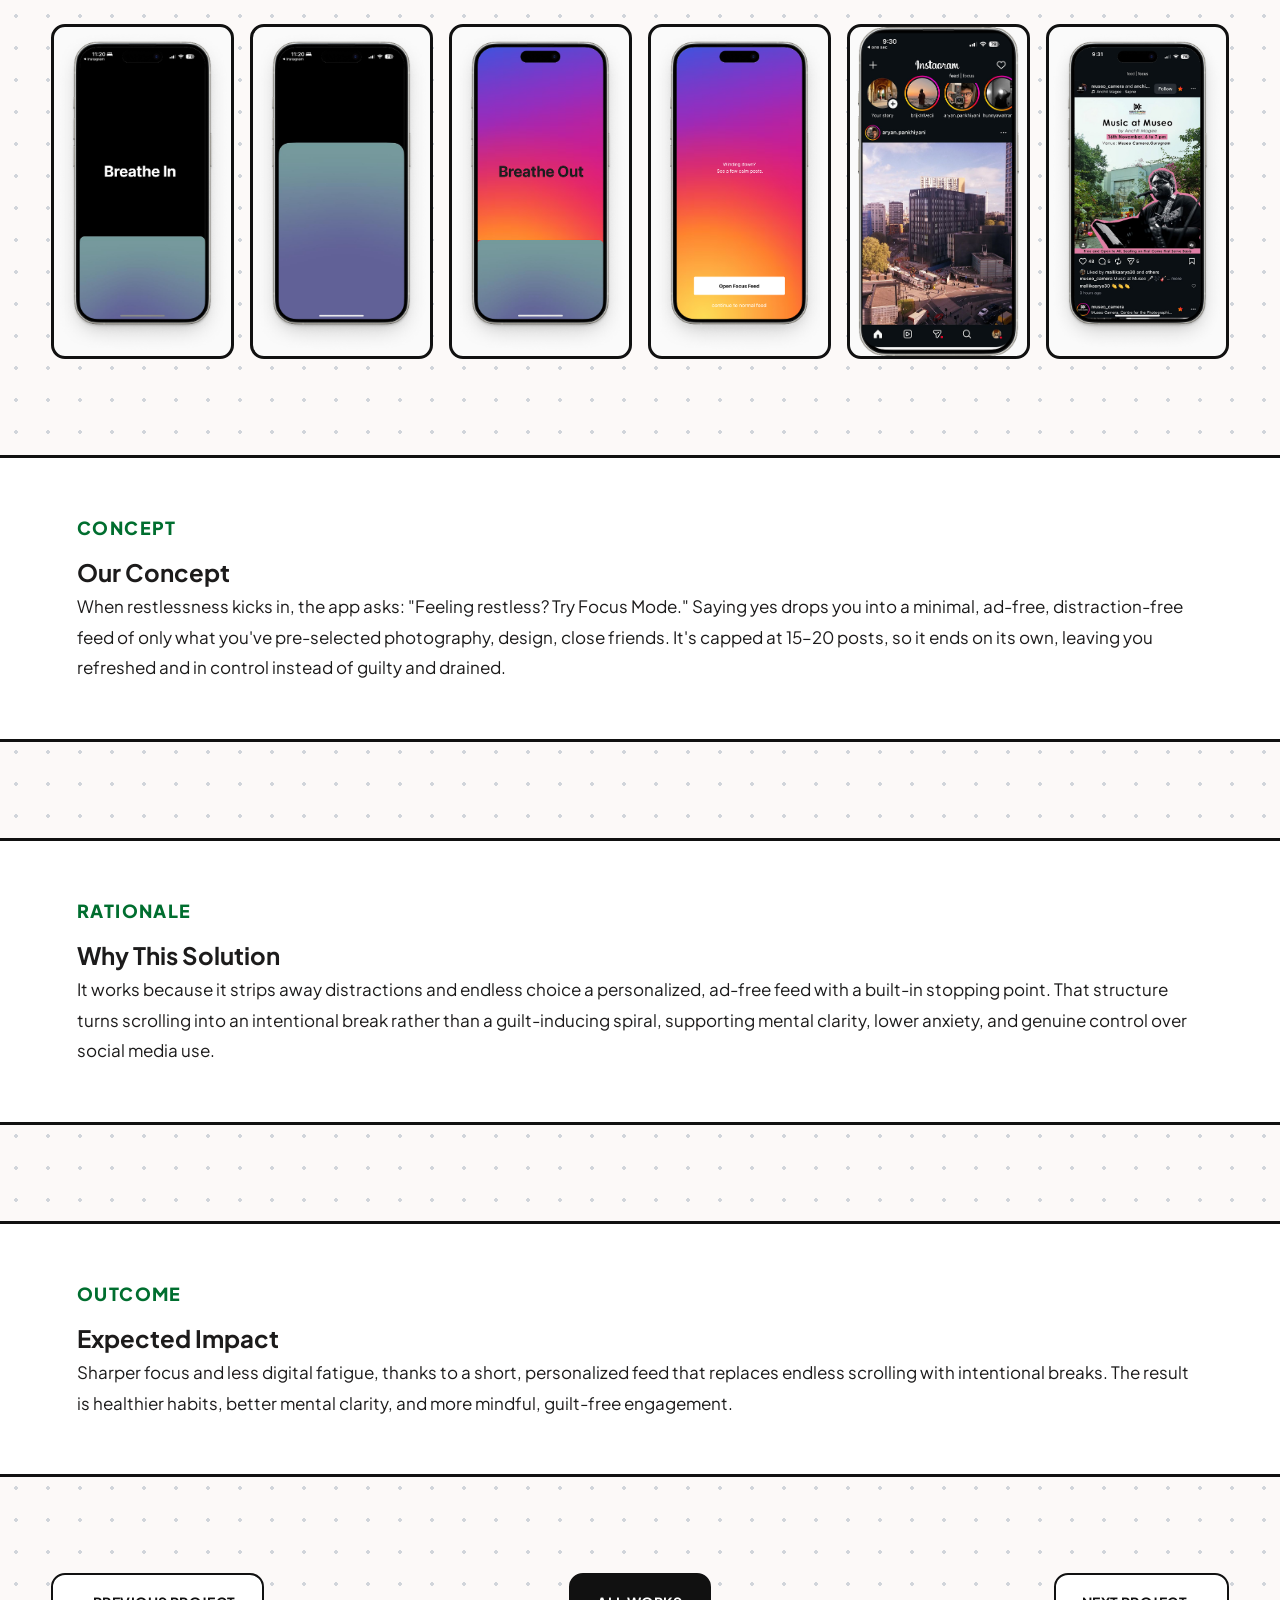
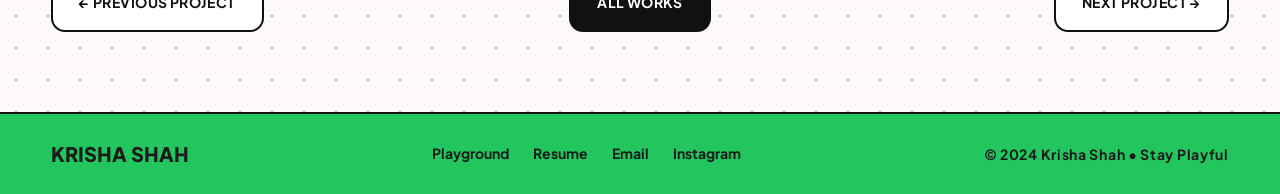
<file: digital-fatigue.html>
<!DOCTYPE html>
<html lang="en">

<head>
    <meta charset="UTF-8">
    <meta name="viewport" content="width=device-width, initial-scale=1.0">
    <title>Digital Fatigue via Instagram | Krisha Shah</title>
    <link rel="stylesheet" href="style.css">
    <link rel="stylesheet" href="case-study.css">
    <style>
        /* Digital Fatigue via Instagram-only overrides. Kept local to this
           page so the other case study pages are unaffected. */

        .cs-meta-grid {
            grid-template-columns: repeat(4, 1fr);
        }

        .cs-meta-c1,
        .cs-meta-c2,
        .cs-meta-c3,
        .cs-meta-c4,
        .cs-meta-c5,
        .cs-meta-featured {
            background: #e1306c;
        }

        .cs-meta-featured .cs-meta-label {
            color: rgba(255, 255, 255, 0.8);
        }

        .cs-hero-media {
            aspect-ratio: 3/4;
            max-width: 55%;
            margin-left: auto;
        }

        .cs-hero-media img {
            object-fit: contain;
            padding: 24px;
        }

        /* "Patch" — the full-bleed bordered card used for every section on
           this page, same technique as the Overview split on other project
           pages, just single-column since there's no accompanying image. */
        .ig-patch {
            width: 100vw;
            position: relative;
            left: 50%;
            transform: translateX(-50%);
            border-top: 3px solid var(--pure-black);
            border-bottom: 3px solid var(--pure-black);
            background: white;
        }

        .ig-patch-inner {
            padding: 56px clamp(24px, 6vw, 96px);
        }

        .ig-patch-pink {
            background: #e1306c;
            color: white;
        }

        .ig-patch-pink .cs-section-label {
            color: rgba(255, 255, 255, 0.8);
        }

        .ig-patch-pink .cs-split-title {
            color: white;
        }

        .ig-patch-pink p {
            color: rgba(255, 255, 255, 0.92);
        }

        .ig-title {
            font-size: 40px;
            font-weight: 800;
            line-height: 1.15;
            margin-top: 10px;
            margin-bottom: 24px;
            max-width: 780px;
        }

        .ig-body {
            font-size: 17px;
            line-height: 1.8;
            max-width: 780px;
        }

        .ig-btn {
            display: inline-flex;
            align-items: center;
            gap: 8px;
            margin-top: 28px;
            background: var(--pure-black);
            color: white;
            border: 2px solid var(--pure-black);
            border-radius: 12px;
            padding: 16px 28px;
            font-family: var(--font-family);
            font-weight: 700;
            font-size: 14px;
            text-transform: uppercase;
            letter-spacing: 0.04em;
            text-decoration: none;
            transition: transform 0.2s ease, background 0.2s ease;
        }

        .ig-btn:hover {
            background: var(--primary);
            border-color: var(--primary);
            transform: translate(-2px, -2px);
        }

        .ig-patch-pink .ig-btn {
            background: white;
            color: var(--pure-black);
            border-color: white;
        }

        .ig-patch-pink .ig-btn:hover {
            background: var(--pure-black);
            color: white;
        }

        /* Primary Research — three segments side by side inside the patch */
        .ig-research-grid {
            display: grid;
            grid-template-columns: repeat(3, 1fr);
            gap: 24px;
            margin-top: 8px;
        }

        .ig-research-box {
            border: 2px solid var(--pure-black);
            border-radius: 14px;
            padding: 24px;
        }

        .ig-research-box h3 {
            font-size: 17px;
            font-weight: 800;
            margin-bottom: 10px;
        }

        .ig-research-stat {
            display: inline-block;
            color: #e1306c;
            font-weight: 800;
            font-size: 15px;
            margin-bottom: 8px;
        }

        .ig-research-box p {
            font-size: 14px;
            line-height: 1.65;
            color: var(--on-background);
        }

        /* Secondary Research — description + link list side by side */
        .ig-split-inner {
            display: grid;
            grid-template-columns: 1fr 1.4fr;
            gap: 56px;
            align-items: start;
        }

        .ig-links-list {
            list-style: none;
            display: flex;
            flex-direction: column;
            gap: 10px;
        }

        .ig-links-list a {
            font-size: 14px;
            color: var(--secondary);
            word-break: break-all;
            text-decoration: underline;
        }

        .ig-links-list a:hover {
            color: var(--primary);
        }

        .ig-doc-links {
            list-style: none;
            display: flex;
            gap: 16px;
            margin-top: 20px;
            flex-wrap: wrap;
        }

        .ig-doc-links a {
            display: inline-flex;
            align-items: center;
            gap: 8px;
            border: 2px solid var(--pure-black);
            border-radius: 999px;
            padding: 10px 20px;
            font-weight: 700;
            font-size: 13px;
            text-decoration: none;
            color: var(--pure-black);
            transition: transform 0.2s ease, background 0.2s ease;
        }

        .ig-doc-links a:hover {
            background: var(--pure-black);
            color: white;
            transform: translate(-2px, -2px);
        }

        /* Key Insights — 3 per row, Instagram-gradient boxes */
        .ig-insight-grid {
            display: grid;
            grid-template-columns: repeat(3, 1fr);
            gap: 20px;
            margin-top: 8px;
        }

        .ig-insight-box {
            background: #e1306c;
            border-radius: 16px;
            padding: 26px 24px;
            color: white;
        }

        .ig-insight-num {
            font-size: 13px;
            font-weight: 800;
            opacity: 0.85;
            margin-bottom: 8px;
        }

        .ig-insight-title {
            font-size: 17px;
            font-weight: 800;
            margin-bottom: 10px;
            line-height: 1.25;
        }

        .ig-insight-desc {
            font-size: 14px;
            line-height: 1.6;
            color: rgba(255, 255, 255, 0.92);
        }

        /* Personas — white cards, colored initials avatar */
        .ig-persona-grid {
            display: grid;
            grid-template-columns: repeat(4, 1fr);
            gap: 20px;
            margin-top: 8px;
        }

        .ig-persona-card {
            border: 3px solid var(--pure-black);
            border-radius: 16px;
            background: white;
            padding: 24px 20px;
        }

        .ig-persona-avatar {
            width: 64px;
            height: 64px;
            border-radius: 50%;
            display: flex;
            align-items: center;
            justify-content: center;
            color: white;
            font-weight: 800;
            font-size: 20px;
            margin: 0 auto 14px;
        }

        .ig-persona-name {
            text-align: center;
            font-weight: 800;
            font-size: 17px;
            margin-bottom: 2px;
        }

        .ig-persona-meta {
            text-align: center;
            font-size: 12px;
            color: var(--outline);
            margin-bottom: 14px;
        }

        .ig-persona-quote {
            font-size: 13px;
            font-style: italic;
            line-height: 1.5;
            color: var(--on-background);
            border-left: 3px solid #e1306c;
            padding-left: 10px;
            margin-bottom: 14px;
        }

        .ig-persona-block {
            margin-bottom: 12px;
        }

        .ig-persona-block h4 {
            font-size: 11px;
            font-weight: 800;
            text-transform: uppercase;
            letter-spacing: 0.05em;
            color: var(--outline);
            margin-bottom: 6px;
        }

        .ig-persona-block ul {
            list-style: none;
            display: flex;
            flex-direction: column;
            gap: 4px;
        }

        .ig-persona-block li {
            font-size: 12.5px;
            line-height: 1.5;
            padding-left: 14px;
            position: relative;
            color: var(--on-background);
        }

        .ig-persona-block li::before {
            content: "";
            position: absolute;
            left: 0;
            top: 7px;
            width: 5px;
            height: 5px;
            border-radius: 50%;
            background: #e1306c;
        }

        .ig-persona-tags {
            display: flex;
            flex-wrap: wrap;
            gap: 6px;
        }

        .ig-persona-tags span {
            border: 1.5px solid var(--pure-black);
            border-radius: 999px;
            padding: 3px 10px;
            font-size: 10.5px;
            font-weight: 700;
        }

        /* Embeds — dashboard + research board */
        .ig-embed-frame {
            border: 4px solid var(--pure-black);
            border-radius: 16px;
            overflow: hidden;
            background: white;
            max-width: 900px;
            margin: 0 auto;
        }

        .ig-embed-frame iframe {
            width: 100%;
            display: block;
        }

        .ig-embed-cta {
            text-align: center;
            margin-top: 24px;
        }

        /* Concept screens — 6 across, one static row, no scroll */
        .ig-concept-row {
            display: flex;
            gap: 16px;
            align-items: flex-start;
            justify-content: center;
        }

        .ig-concept-row .ig-phone {
            flex: 1 1 0;
            min-width: 0;
            border: 3px solid var(--pure-black);
            border-radius: 14px;
            overflow: hidden;
            background: #fafafa;
            aspect-ratio: 484/885;
        }

        .ig-concept-row .ig-phone img {
            width: 100%;
            height: 100%;
            object-fit: contain;
            display: block;
        }

        /* This particular source image is cropped tighter around the phone
           than the others, so it renders visibly larger/more zoomed at the
           same box size — pad it in to match the others' scale. */
        .ig-concept-row .ig-phone-tight {
            padding: 9% 6%;
        }

        @media (max-width: 1100px) {

            .ig-research-grid,
            .ig-insight-grid {
                grid-template-columns: repeat(2, 1fr);
            }

            .ig-persona-grid {
                grid-template-columns: repeat(2, 1fr);
            }

            .ig-concept-row {
                flex-wrap: wrap;
            }

            .ig-concept-row .ig-phone {
                flex: 1 1 calc(33.333% - 11px);
            }
        }

        @media (max-width: 900px) {
            .cs-meta-grid {
                grid-template-columns: repeat(2, 1fr);
            }

            .ig-split-inner {
                grid-template-columns: 1fr;
                gap: 24px;
            }

            .ig-research-grid,
            .ig-insight-grid,
            .ig-persona-grid {
                grid-template-columns: 1fr;
            }

            .ig-concept-row .ig-phone {
                flex: 1 1 calc(50% - 8px);
            }

            .ig-title {
                font-size: 28px;
            }
        }
    </style>
</head>

<body>
    <header>
        <div class="container nav-wrapper">
            <a href="index.html" class="logo">Krisha Shah</a>
            <button class="nav-toggle" id="navToggle" aria-label="Toggle menu" aria-expanded="false">☰</button>
            <nav class="nav-mobile-panel">
                <ul>
                    <li><a href="index.html">HOME</a></li>
                    <li><a href="works.html" class="active">ALL WORKS</a></li>
                    <li><a href="about.html">ABOUT</a></li>
                    <li><a href="contact.html">CONTACT</a></li>
                </ul>
            </nav>
            <div class="nav-mobile-panel nav-buttons">
                <a href="#" class="btn btn-3d">View my 3D website ✦</a>
                <a href="mailto:krisha@example.com" class="btn btn-nav">Say Hi!</a>
            </div>
        </div>
    </header>

    <main class="container">
        <a href="works.html" class="cs-back">← Back to All Works</a>

        <!-- Hero -->
        <section class="cs-hero">
            <div class="cs-hero-text">
                <span class="cs-tag">UX Research</span>
                <h1 class="headline-xl">DIGITAL FATIGUE VIA INSTAGRAM</h1>
                <p class="cs-hero-tagline">Why young adults keep scrolling even when they know it's draining them
                    and a calmer way to stop.</p>
            </div>
            <div class="cs-hero-media">
                <img src="insta 4.png" alt="Digital Fatigue via Instagram — concept screen">
            </div>
        </section>

        <!-- Meta -->
        <div class="cs-meta-grid">
            <div class="cs-meta-item cs-meta-c1">
                <div class="cs-meta-label">Project Type</div>
                <div class="cs-meta-value">UX Research</div>
            </div>
            <div class="cs-meta-item cs-meta-featured">
                <div class="cs-meta-label">Duration</div>
                <div class="cs-meta-value">2 Weeks</div>
            </div>
            <div class="cs-meta-item cs-meta-c3">
                <div class="cs-meta-label">Team</div>
                <div class="cs-meta-value">6 People</div>
            </div>
            <div class="cs-meta-item cs-meta-c4">
                <div class="cs-meta-label">Tools</div>
                <div class="cs-meta-value">Google Forms, Instagram Survey, Figma</div>
            </div>
        </div>

        <!-- Research Overview -->
        <section class="cs-section">
            <div class="ig-patch">
                <div class="ig-patch-inner">
                    <div class="cs-section-label">Research Overview</div>
                    <p class="ig-body" style="margin-top: 10px; max-width: none;">
                        This research explores why young adults keep compulsively scrolling Instagram Reels even
                        when they know it's harmful. Using interviews, surveys, and other methods, it uncovers a
                        "restlessness-relief-fatigue" loop fueled by low-value "brain rot" content, escapism, and
                        social obligation revealing the gap between wanting to stop and actually being able to.
                    </p>
                    <a href="https://docs.google.com/document/d/14AUOh7SEvwR4GvPnUtSjceWlkKJmSTCyLCLge34tqNo/edit?tab=t.h1n1v7ww41um"
                        target="_blank" rel="noopener" class="ig-btn">Read the Analytical Report ↗</a>
                </div>
            </div>
        </section>

        <!-- Problem Statement -->
        <section class="cs-section">
            <div class="ig-patch ig-patch-pink">
                <div class="ig-patch-inner">
                    <div class="cs-section-label">Problem Statement</div>
                    <h2 class="cs-split-title" style="margin-top: 10px;">Aware it's draining them, unable to stop
                    </h2>
                    <p class="ig-body" style="max-width: none;">
                        Young adults aged 18–24 are aware that their doomscrolling habits are compulsive and
                        mentally draining, yet they struggle to stop because the high-dopamine, low-value content
                        on social media keeps them engaged. They need a constructive substitute that offers the
                        same sense of escape and stimulation, but through purposeful, value-driven content rather
                        than empty, mindless scrolling.
                    </p>
                </div>
            </div>
        </section>

        <!-- Designing for Intentional Pauses -->
        <section class="cs-section">
            <div class="ig-patch">
                <div class="ig-patch-inner">
                    <div class="cs-section-label">Designing for Intentional Pauses</div>
                    <p class="ig-body" style="margin-top: 10px; max-width: none;">
                        Instagram introduces a "Calm Mode" that activates when restless, repetitive scrolling is
                        detected nudging users with "Need a breather? Switch to Calm Mode." This shifts them into
                        a self-curated, distraction-free feed built only from content they've chosen in advance
                        (like photography, design inspiration, or close friends). The feed isn't infinite it
                        naturally closes after 15–20 posts, offering a pause that feels deliberate and restorative
                        instead of just another scroll hole.
                    </p>
                </div>
            </div>
        </section>

        <!-- Primary Research -->
        <section class="cs-section">
            <div class="ig-patch">
                <div class="ig-patch-inner">
                    <div class="cs-section-label">Primary Research</div>
                    <div class="ig-research-grid">
                        <div class="ig-research-box">
                            <h3>a) Physical Interviews</h3>
                            <span class="ig-research-stat">15 semi-structured interviews</span>
                            <p>In-person interviews exploring Instagram usage habits, emotional responses, and
                                digital fatigue.</p>
                        </div>
                        <div class="ig-research-box">
                            <h3>b) Online Surveys</h3>
                            <span class="ig-research-stat">35 anonymous responses</span>
                            <p>Google Forms responses on usage frequency, self-reported fatigue, emotional impact,
                                and regulatory behaviours.</p>
                        </div>
                        <div class="ig-research-box">
                            <h3>c) Instagram Story Polls</h3>
                            <span class="ig-research-stat">400 responses</span>
                            <p>A Stories poll ("What do you use Instagram for?") tracking personal,
                                content-creation, business, and shopping use via Instagram Insights.</p>
                        </div>
                    </div>
                </div>
            </div>
        </section>

        <!-- Secondary Research -->
        <section class="cs-section">
            <div class="ig-patch">
                <div class="ig-patch-inner">
                    <div class="cs-section-label">Secondary Research</div>
                    <div class="ig-split-inner" style="margin-top: 10px;">
                        <div>
                            <p class="ig-body">
                                Research focused on habit-loop psychology, addictive design patterns, digital
                                fatigue, and emotional dependency on social media.
                            </p>
                            <div class="ig-doc-links">
                                <a href="https://docs.google.com/document/d/14AUOh7SEvwR4GvPnUtSjceWlkKJmSTCyLCLge34tqNo/edit?tab=t.h1n1v7ww41um"
                                    target="_blank" rel="noopener">📄 Google Docs</a>
                                <a href="https://www.figma.com/board/0vwtdK5nf7KGbZkKw3mfQK/Group-8-Design-Workshop?node-id=0-1&t=m3edvpwJMe39vjnQ-1"
                                    target="_blank" rel="noopener">🎨 Figma File</a>
                            </div>
                        </div>
                        <div>
                            <div class="cs-section-label" style="font-size: 13px; margin-bottom: 10px;">Source Links
                            </div>
                            <ul class="ig-links-list">
                                <li><a href="https://pmc.ncbi.nlm.nih.gov/articles/PMC12329480" target="_blank"
                                        rel="noopener">pmc.ncbi.nlm.nih.gov/articles/PMC12329480</a></li>
                                <li><a href="https://drjud.com/what-is-the-habit-loop/" target="_blank"
                                        rel="noopener">drjud.com/what-is-the-habit-loop</a></li>
                                <li><a href="https://rijularora.com/blog/hooked-on-instagram-the-psychology-behind-its-addictive-design"
                                        target="_blank" rel="noopener">rijularora.com — hooked on Instagram</a></li>
                                <li><a href="https://freedom.to/blog/this-is-how-instagram-keeps-you-addicted/"
                                        target="_blank" rel="noopener">freedom.to — how Instagram keeps you
                                        addicted</a></li>
                                <li><a href="https://med.stanford.edu/news/insights/2021/10/addictive-potential-of-social-media-explained.html"
                                        target="_blank" rel="noopener">med.stanford.edu — addictive potential of
                                        social media</a></li>
                                <li><a href="https://uxplanet.org/instagram-addiction-and-possible-design-solutions-471418c28d6f"
                                        target="_blank" rel="noopener">uxplanet.org — Instagram addiction &
                                        design solutions</a></li>
                                <li><a href="https://www.mdpi.com/0718-1876/20/3/195" target="_blank"
                                        rel="noopener">mdpi.com/0718-1876/20/3/195</a></li>
                                <li><a href="https://www.healthline.com/health/why-are-instagram-stories-so-addicting"
                                        target="_blank" rel="noopener">healthline.com — why Instagram Stories are
                                        so addicting</a></li>
                                <li><a href="https://ijdmsrjournal.com/issue_dcp/Instagram%20Addiction%20the%20Current%20Trends.pdf"
                                        target="_blank" rel="noopener">ijdmsrjournal.com — Instagram Addiction:
                                        Current Trends (PDF)</a></li>
                            </ul>
                        </div>
                    </div>
                </div>
            </div>
        </section>

        <!-- Key Insights -->
        <section class="cs-section">
            <div class="ig-patch">
                <div class="ig-patch-inner">
                    <div class="cs-section-label">Key Insights</div>
                    <div class="ig-insight-grid">
                        <div class="ig-insight-box">
                            <div class="ig-insight-num">01</div>
                            <div class="ig-insight-title">Hours Spent on Instagram</div>
                            <div class="ig-insight-desc">Instagram use is highly fragmented across the day, but
                                disproportionately concentrated at night due to lowered self-regulation and lack
                                of accountability.</div>
                        </div>
                        <div class="ig-insight-box">
                            <div class="ig-insight-num">02</div>
                            <div class="ig-insight-title">Routine and Habit Formation</div>
                            <div class="ig-insight-desc">Instagram has evolved from a voluntary check-in to a
                                reflexive bedtime ritual, triggered without conscious intention.</div>
                        </div>
                        <div class="ig-insight-box">
                            <div class="ig-insight-num">03</div>
                            <div class="ig-insight-title">Content Type</div>
                            <div class="ig-insight-desc">Low-information "brain-rot" content produces high dopamine
                                but yields guilt and mental fatigue, whereas high-utility content does not.</div>
                        </div>
                        <div class="ig-insight-box">
                            <div class="ig-insight-num">04</div>
                            <div class="ig-insight-title">Purpose of Using Instagram</div>
                            <div class="ig-insight-desc">Instagram has shifted from personal use to a social
                                obligation — a space users feel they must occupy.</div>
                        </div>
                        <div class="ig-insight-box">
                            <div class="ig-insight-num">05</div>
                            <div class="ig-insight-title">Self-Realisation</div>
                            <div class="ig-insight-desc">Users possess strong self-awareness of overuse but cannot
                                convert that awareness into behaviour change.</div>
                        </div>
                        <div class="ig-insight-box">
                            <div class="ig-insight-num">06</div>
                            <div class="ig-insight-title">Content Value & Perception</div>
                            <div class="ig-insight-desc">Users justify continued usage by pointing to pockets of
                                "valuable content" (tech, design, reflective posts), even though most consumed
                                content is low-value.</div>
                        </div>
                    </div>
                </div>
            </div>
        </section>

        <!-- Personas -->
        <section class="cs-section">
            <div class="ig-patch">
                <div class="ig-patch-inner">
                    <div class="cs-section-label">Personas</div>
                    <div class="ig-persona-grid">
                        <div class="ig-persona-card">
                            <div class="ig-persona-avatar" style="background: #c0392b;">RS</div>
                            <div class="ig-persona-name">Riya Sharma</div>
                            <div class="ig-persona-meta">26 · Social Media Manager · Mumbai</div>
                            <div class="ig-persona-quote">"I scroll through Instagram to monitor my brand, but it
                                gets overwhelming with endless updates and notifications."</div>
                            <div class="ig-persona-block">
                                <h4>Core Needs</h4>
                                <ul>
                                    <li>Discover new marketing trends quickly</li>
                                    <li>Track engagement and analytics with precision</li>
                                    <li>Manage multiple accounts for work and side projects</li>
                                </ul>
                            </div>
                            <div class="ig-persona-block">
                                <h4>Frustrations</h4>
                                <ul>
                                    <li>Notification overload saps focus</li>
                                    <li>Frequent platform changes create learning barriers</li>
                                    <li>Feels anxious stepping away from daily activity</li>
                                </ul>
                            </div>
                            <div class="ig-persona-tags">
                                <span>Goal-oriented</span><span>Analytical</span><span>Extrovert</span><span>Tech-savvy</span>
                            </div>
                        </div>

                        <div class="ig-persona-card">
                            <div class="ig-persona-avatar" style="background: #2980b9;">AS</div>
                            <div class="ig-persona-name">Aditya Singh</div>
                            <div class="ig-persona-meta">23 · Music Producer & Influencer · Pune</div>
                            <div class="ig-persona-quote">"Every time I post, I check the numbers constantly it's
                                hard not to feel drained by the pressure."</div>
                            <div class="ig-persona-block">
                                <h4>Core Needs</h4>
                                <ul>
                                    <li>Grow authentic followers</li>
                                    <li>Increase post reach and engagement</li>
                                    <li>Maintain a strong personal brand</li>
                                </ul>
                            </div>
                            <div class="ig-persona-block">
                                <h4>Frustrations</h4>
                                <ul>
                                    <li>Algorithm unpredictability affects visibility</li>
                                    <li>Creative exhaustion from constant posting</li>
                                    <li>Anxiety over follower comparison</li>
                                </ul>
                            </div>
                            <div class="ig-persona-tags">
                                <span>Creative</span><span>Energetic</span><span>Perfectionist</span><span>Tech-savvy</span>
                            </div>
                        </div>

                        <div class="ig-persona-card">
                            <div class="ig-persona-avatar" style="background: #27ae60;">MD</div>
                            <div class="ig-persona-name">Mitali Deshmukh</div>
                            <div class="ig-persona-meta">20 · Student · Delhi</div>
                            <div class="ig-persona-quote">"I come to relax, but end up losing track of time and
                                feeling like I've wasted my evening."</div>
                            <div class="ig-persona-block">
                                <h4>Core Needs</h4>
                                <ul>
                                    <li>Socialize digitally with friends</li>
                                    <li>Discover new interests and trends</li>
                                    <li>Achieve short relaxation during breaks</li>
                                </ul>
                            </div>
                            <div class="ig-persona-block">
                                <h4>Frustrations</h4>
                                <ul>
                                    <li>Finds it hard to limit screen time</li>
                                    <li>Experiences FOMO and life comparison</li>
                                    <li>Feels unproductive post-use</li>
                                </ul>
                            </div>
                            <div class="ig-persona-tags">
                                <span>Friendly</span><span>Introvert</span><span>Spontaneous</span>
                            </div>
                        </div>

                        <div class="ig-persona-card">
                            <div class="ig-persona-avatar" style="background: #d4a017;">NP</div>
                            <div class="ig-persona-name">Neha Patel</div>
                            <div class="ig-persona-meta">31 · Jewelry Shop Owner · Surat</div>
                            <div class="ig-persona-quote">"I know Instagram helps my business but all the updates,
                                messages, and features just wear me out by the end of the day."</div>
                            <div class="ig-persona-block">
                                <h4>Core Needs</h4>
                                <ul>
                                    <li>Promote business and connect with customers</li>
                                    <li>Stay updated on market trends</li>
                                    <li>Easily process orders and queries</li>
                                </ul>
                            </div>
                            <div class="ig-persona-block">
                                <h4>Frustrations</h4>
                                <ul>
                                    <li>Platform changes disrupt workflow</li>
                                    <li>Pressure to create diverse visual content</li>
                                    <li>Distracted by personal feeds during work hours</li>
                                </ul>
                            </div>
                            <div class="ig-persona-tags">
                                <span>Practical</span><span>Patient</span><span>Business-focused</span>
                            </div>
                        </div>
                    </div>
                </div>
            </div>
        </section>

        <!-- Dashboard -->
        <section class="cs-section cs-center">
            <div class="cs-section-label">Data</div>
            <h2 class="cs-section-title" style="margin-left: auto; margin-right: auto;">Research Dashboard</h2>
            <div class="ig-embed-frame">
                <iframe src="https://datastudio.google.com/embed/reporting/7fcd7a5b-485e-4678-8dd7-ecb36b9d9110/page/M7ueF"
                    height="600" frameborder="0" style="border:0"
                    sandbox="allow-storage-access-by-user-activation allow-scripts allow-same-origin allow-popups allow-popups-to-escape-sandbox"
                    allowfullscreen></iframe>
            </div>
            <div class="ig-embed-cta">
                <a href="https://datastudio.google.com/s/gCKMFJb-RKc" target="_blank" rel="noopener"
                    class="ig-btn">Open Full Dashboard ↗</a>
            </div>
        </section>

        <!-- Research board -->
        <section class="cs-section cs-center">
            <div class="cs-section-label">Workshop</div>
            <h2 class="cs-section-title" style="margin-left: auto; margin-right: auto;">Research Board</h2>
            <div class="ig-embed-frame">
                <iframe style="border: 1px solid rgba(0, 0, 0, 0.1);" height="450"
                    src="https://embed.figma.com/board/0vwtdK5nf7KGbZkKw3mfQK/Group-8-Design-Workshop?node-id=0-1&embed-host=share"
                    allowfullscreen></iframe>
            </div>
            <div class="ig-embed-cta">
                <a href="https://www.figma.com/board/0vwtdK5nf7KGbZkKw3mfQK/Group-8-Design-Workshop?node-id=0-1&t=m3edvpwJMe39vjnQ-1"
                    target="_blank" rel="noopener" class="ig-btn">Open Research Board ↗</a>
            </div>
        </section>

        <!-- Concept screens -->
        <section class="cs-section">
            <div class="cs-section-label">Walkthrough</div>
            <h2 class="cs-section-title">From Restless Scroll to Focus Feed</h2>
            <div class="ig-concept-row">
                <div class="ig-phone"><img loading="lazy" src="insta 1.png" alt="Breathe in"></div>
                <div class="ig-phone"><img loading="lazy" src="insta 2.png" alt="Breathing transition"></div>
                <div class="ig-phone"><img loading="lazy" src="insta 3.png" alt="Breathe out"></div>
                <div class="ig-phone"><img loading="lazy" src="insta 4.png" alt="Try Focus Feed prompt"></div>
                <div class="ig-phone"><img loading="lazy" src="insta 5.png" alt="Try Focus Feed prompt"></div>
                <div class="ig-phone"><img loading="lazy" src="insta 6.png" alt="Focus feed post detail"></div>
            </div>
        </section>

        <!-- Concept -->
        <section class="cs-section">
            <div class="ig-patch">
                <div class="ig-patch-inner">
                    <div class="cs-section-label">Concept</div>
                    <h2 class="cs-split-title" style="margin-top: 10px;">Our Concept</h2>
                    <p class="ig-body" style="max-width: none;">
                        When restlessness kicks in, the app asks: "Feeling restless? Try Focus Mode." Saying yes
                        drops you into a minimal, ad-free, distraction-free feed of only what you've pre-selected
                        photography, design, close friends. It's capped at 15–20 posts, so it ends on its own,
                        leaving you refreshed and in control instead of guilty and drained.
                    </p>
                </div>
            </div>
        </section>

        <!-- Why This Solution -->
        <section class="cs-section">
            <div class="ig-patch">
                <div class="ig-patch-inner">
                    <div class="cs-section-label">Rationale</div>
                    <h2 class="cs-split-title" style="margin-top: 10px;">Why This Solution</h2>
                    <p class="ig-body" style="max-width: none;">
                        It works because it strips away distractions and endless choice a personalized, ad-free
                        feed with a built-in stopping point. That structure turns scrolling into an intentional
                        break rather than a guilt-inducing spiral, supporting mental clarity, lower anxiety, and
                        genuine control over social media use.
                    </p>
                </div>
            </div>
        </section>

        <!-- Expected Impact -->
        <section class="cs-section">
            <div class="ig-patch">
                <div class="ig-patch-inner">
                    <div class="cs-section-label">Outcome</div>
                    <h2 class="cs-split-title" style="margin-top: 10px;">Expected Impact</h2>
                    <p class="ig-body" style="max-width: none;">
                        Sharper focus and less digital fatigue, thanks to a short, personalized feed that replaces
                        endless scrolling with intentional breaks. The result is healthier habits, better mental
                        clarity, and more mindful, guilt-free engagement.
                    </p>
                </div>
            </div>
        </section>

        <!-- Project navigation -->
        <div class="cs-project-nav">
            <a href="borrowed-time.html" class="cs-nav-btn cs-nav-prev">← Previous Project</a>
            <a href="works.html" class="cs-nav-btn cs-nav-center">All Works</a>
            <a href="kaha-ni.html" class="cs-nav-btn cs-nav-next">Next Project →</a>
        </div>
    </main>

    <footer>
        <div class="container footer-wrapper">
            <div class="logo">KRISHA SHAH</div>
            <div style="display: flex; gap: 24px; font-weight: 700; font-size: 14px;">
                <a href="#" style="color: inherit; text-decoration: none;">Playground</a>
                <a href="#" style="color: inherit; text-decoration: none;">Resume</a>
                <a href="#" style="color: inherit; text-decoration: none;">Email</a>
                <a href="#" style="color: inherit; text-decoration: none;">Instagram</a>
            </div>
            <div class="label-bold" style="text-transform: none;">© 2024 Krisha Shah • Stay Playful</div>
        </div>
    </footer>

    <script src="main.js"></script>
</body>

</html>
</file>
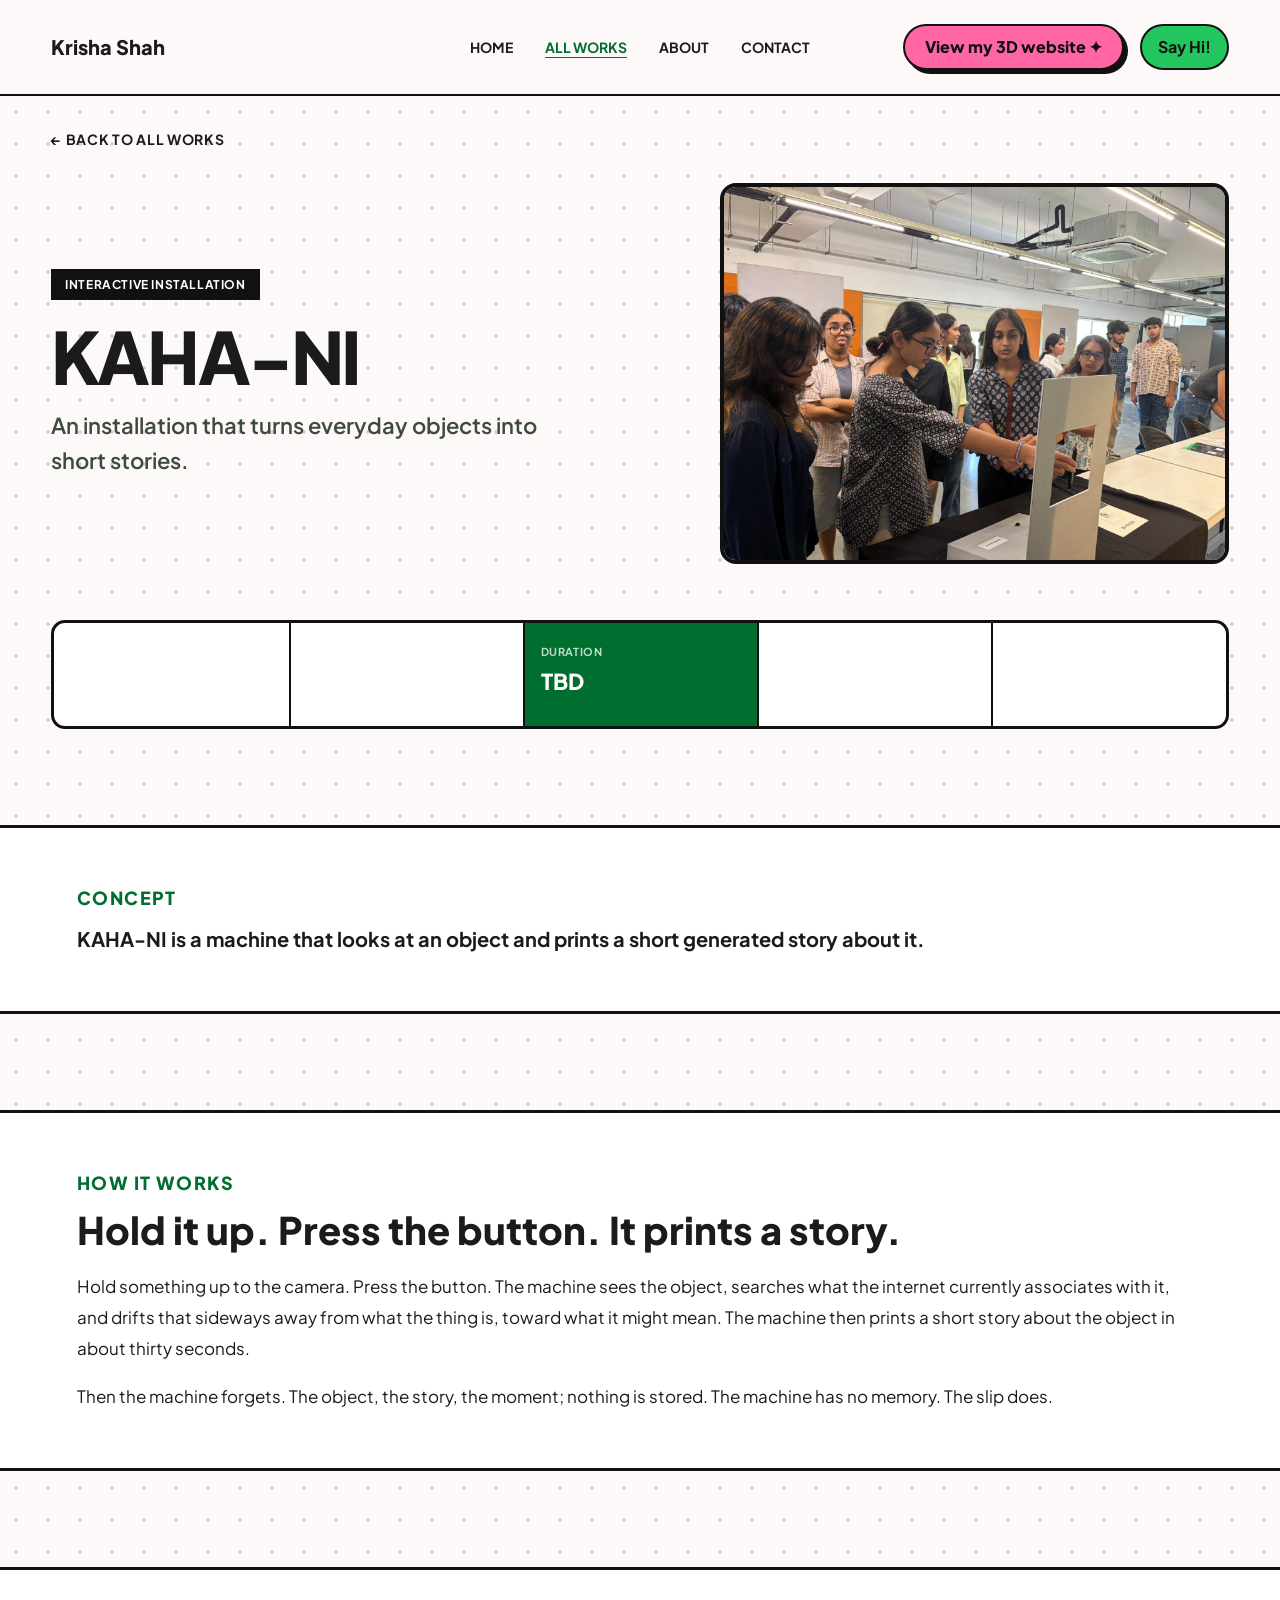
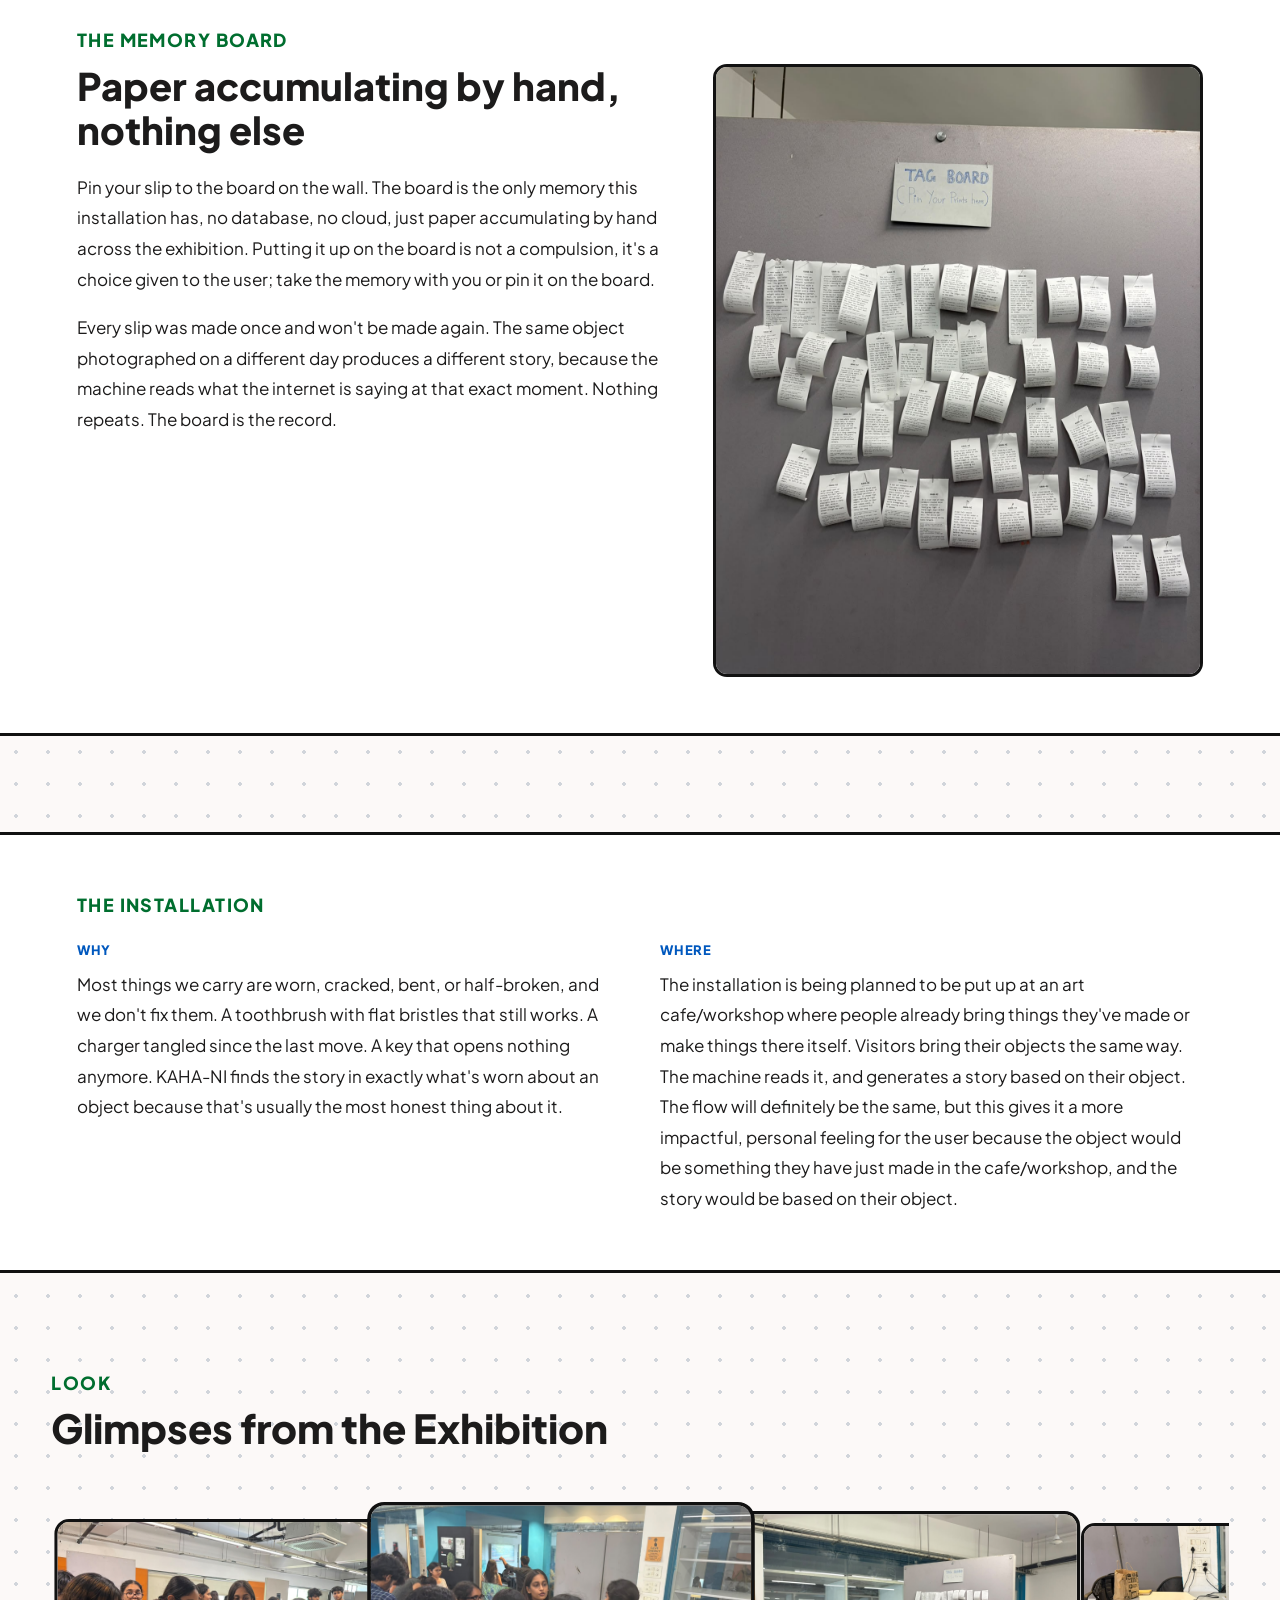
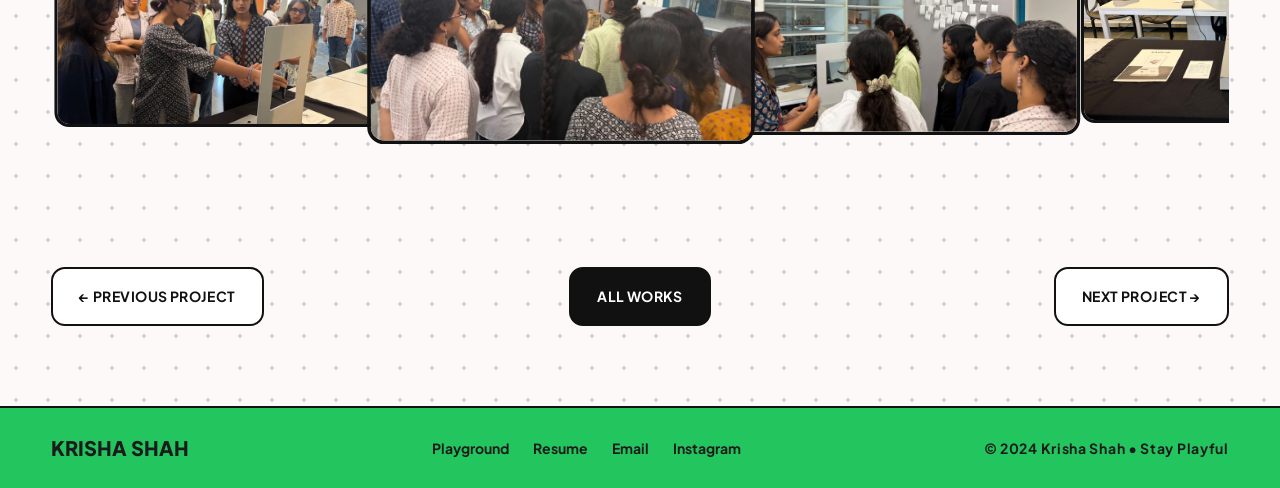
<file: kaha-ni.html>
<!DOCTYPE html>
<html lang="en">

<head>
    <meta charset="UTF-8">
    <meta name="viewport" content="width=device-width, initial-scale=1.0">
    <title>Kaha-ni | Krisha Shah</title>
    <link rel="stylesheet" href="style.css">
    <link rel="stylesheet" href="case-study.css">
    <style>
        /* Kaha-ni-only overrides. Kept local to this page so the other case
           study pages are unaffected. */

        .cs-meta-grid {
            grid-template-columns: repeat(5, 1fr);
        }

        .cs-hero-media {
            aspect-ratio: 4/3;
        }

        /* "Patch" — the full-bleed bordered white card used for every
           section on this page, same technique as the Overview split on
           other project pages. */
        .kn-patch {
            width: 100vw;
            position: relative;
            left: 50%;
            transform: translateX(-50%);
            border-top: 3px solid var(--pure-black);
            border-bottom: 3px solid var(--pure-black);
            background: white;
        }

        .kn-patch-inner {
            padding: 56px clamp(24px, 6vw, 96px);
        }

        .kn-title {
            font-size: 38px;
            font-weight: 800;
            line-height: 1.15;
            margin: 10px 0 20px;
            max-width: 780px;
        }

        .kn-body {
            font-size: 17px;
            line-height: 1.8;
            max-width: 780px;
            color: var(--on-background);
        }

        .kn-body+.kn-body {
            margin-top: 18px;
        }

        .kn-lede {
            font-size: 20px;
            font-weight: 700;
            line-height: 1.6;
            max-width: 780px;
            margin-top: 10px;
        }

        .kn-subhead {
            font-size: 13px;
            font-weight: 800;
            text-transform: uppercase;
            letter-spacing: 0.06em;
            color: var(--secondary);
            margin: 28px 0 8px;
        }

        .kn-subhead:first-of-type {
            margin-top: 10px;
        }

        /* Memory Board — text left, photo right */
        .kn-split-inner {
            display: grid;
            grid-template-columns: 1.2fr 1fr;
            gap: 48px;
            align-items: start;
        }

        .kn-split-media {
            border: 3px solid var(--pure-black);
            border-radius: 14px;
            overflow: hidden;
            aspect-ratio: 4/5;
        }

        .kn-split-media img {
            width: 100%;
            height: 100%;
            object-fit: cover;
            display: block;
        }

        /* Why / Where two-up */
        .kn-two-up {
            display: grid;
            grid-template-columns: 1fr 1fr;
            gap: 40px;
            margin-top: 10px;
        }

        /* Watch — click-to-load video, same lazy pattern used site-wide */
        .kn-video-frame {
            border: 4px solid var(--pure-black);
            border-radius: 16px;
            aspect-ratio: 16/9;
            overflow: hidden;
            position: relative;
            background: #1a1a1a;
            cursor: pointer;
        }

        .kn-video-frame iframe {
            width: 100%;
            height: 100%;
            border: none;
            display: block;
        }

        .kn-video-play {
            position: absolute;
            inset: 0;
            display: flex;
            align-items: center;
            justify-content: center;
            background: linear-gradient(135deg, #2b2b2b, #0d0d0d);
        }

        .kn-video-play-btn {
            width: 76px;
            height: 76px;
            border-radius: 50%;
            background: white;
            display: flex;
            align-items: center;
            justify-content: center;
            font-size: 26px;
            color: var(--pure-black);
            transition: transform 0.2s ease;
        }

        .kn-video-frame:hover .kn-video-play-btn {
            transform: scale(1.08);
        }

        .kn-video-note {
            margin-top: 12px;
            font-size: 13px;
            color: var(--outline);
            text-align: center;
        }

        /* Tags */
        .kn-tags {
            display: flex;
            flex-wrap: wrap;
            gap: 10px;
            margin-top: 10px;
        }

        .kn-tags span {
            border: 2px solid var(--pure-black);
            border-radius: 999px;
            padding: 8px 18px;
            font-size: 13px;
            font-weight: 700;
        }

        @media (max-width: 900px) {

            .kn-split-inner,
            .kn-two-up {
                grid-template-columns: 1fr;
            }

            .kn-title {
                font-size: 28px;
            }
        }
    </style>
</head>

<body>
    <header>
        <div class="container nav-wrapper">
            <a href="index.html" class="logo">Krisha Shah</a>
            <button class="nav-toggle" id="navToggle" aria-label="Toggle menu" aria-expanded="false">☰</button>
            <nav class="nav-mobile-panel">
                <ul>
                    <li><a href="index.html">HOME</a></li>
                    <li><a href="works.html" class="active">ALL WORKS</a></li>
                    <li><a href="about.html">ABOUT</a></li>
                    <li><a href="contact.html">CONTACT</a></li>
                </ul>
            </nav>
            <div class="nav-mobile-panel nav-buttons">
                <a href="#" class="btn btn-3d">View my 3D website ✦</a>
                <a href="mailto:krisha@example.com" class="btn btn-nav">Say Hi!</a>
            </div>
        </div>
    </header>

    <main class="container">
        <a href="works.html" class="cs-back">← Back to All Works</a>

        <!-- Hero -->
        <section class="cs-hero">
            <div class="cs-hero-text">
                <span class="cs-tag">Interactive Installation</span>
                <h1 class="headline-xl">KAHA-NI</h1>
                <p class="cs-hero-tagline">An installation that turns everyday objects into short stories.</p>
            </div>
            <div class="cs-hero-media">
                <img src="dsl1.jpg" alt="Visitors interacting with the Kaha-ni installation">
            </div>
        </section>

        <!-- Meta -->
        <div class="cs-meta-grid">
            <div class="cs-meta-item cs-meta-c1">
                <div class="cs-meta-label">Project Type</div>
                <div class="cs-meta-value">Interactive Installation</div>
            </div>
            <div class="cs-meta-item cs-meta-c2">
                <div class="cs-meta-label">Role</div>
                <div class="cs-meta-value">Backend and Narrative Logic</div>
            </div>
            <div class="cs-meta-item cs-meta-featured">
                <div class="cs-meta-label">Duration</div>
                <div class="cs-meta-value">TBD</div>
            </div>
            <div class="cs-meta-item cs-meta-c3">
                <div class="cs-meta-label">Team</div>
                <div class="cs-meta-value">4 Members</div>
            </div>
            <div class="cs-meta-item cs-meta-c4">
                <div class="cs-meta-label">Tools</div>
                <div class="cs-meta-value">LLM Model Gemini 3.5 Flash, Arduino and Camera</div>
            </div>
        </div>

        <!-- Concept -->
        <section class="cs-section">
            <div class="kn-patch">
                <div class="kn-patch-inner">
                    <div class="cs-section-label">Concept</div>
                    <p class="kn-lede" style="max-width: none;">KAHA-NI is a machine that looks at an object and
                        prints a short generated story about it.</p>
                </div>
            </div>
        </section>

        <!-- How It Works -->
        <section class="cs-section">
            <div class="kn-patch">
                <div class="kn-patch-inner">
                    <div class="cs-section-label">How It Works</div>
                    <h2 class="kn-title" style="max-width: none;">Hold it up. Press the button. It prints a story.
                    </h2>
                    <p class="kn-body" style="max-width: none;">
                        Hold something up to the camera. Press the button. The machine sees the object, searches
                        what the internet currently associates with it, and drifts that sideways away from what
                        the thing is, toward what it might mean. The machine then prints a short story about the
                        object in about thirty seconds.
                    </p>
                    <p class="kn-body" style="max-width: none;">
                        Then the machine forgets. The object, the story, the moment; nothing is stored. The
                        machine has no memory. The slip does.
                    </p>
                </div>
            </div>
        </section>

        <!-- The Memory Board -->
        <section class="cs-section">
            <div class="kn-patch">
                <div class="kn-patch-inner">
                    <div class="cs-section-label">The Memory Board</div>
                    <div class="kn-split-inner" style="margin-top: 10px;">
                        <div>
                            <h2 class="kn-title" style="margin-top: 0;">Paper accumulating by hand, nothing else
                            </h2>
                            <p class="kn-body">
                                Pin your slip to the board on the wall. The board is the only memory this
                                installation has, no database, no cloud, just paper accumulating by hand across
                                the exhibition. Putting it up on the board is not a compulsion, it's a choice
                                given to the user; take the memory with you or pin it on the board.
                            </p>
                            <p class="kn-body">
                                Every slip was made once and won't be made again. The same object photographed on
                                a different day produces a different story, because the machine reads what the
                                internet is saying at that exact moment. Nothing repeats. The board is the record.
                            </p>
                        </div>
                        <div class="kn-split-media">
                            <img src="memory dsl.jpg" alt="The Kaha-ni memory board, pinned with printed story slips">
                        </div>
                    </div>
                </div>
            </div>
        </section>

        <!-- The Installation -->
        <section class="cs-section">
            <div class="kn-patch">
                <div class="kn-patch-inner">
                    <div class="cs-section-label">The Installation</div>
                    <div class="kn-two-up">
                        <div>
                            <div class="kn-subhead">Why</div>
                            <p class="kn-body">
                                Most things we carry are worn, cracked, bent, or half-broken, and we don't fix
                                them. A toothbrush with flat bristles that still works. A charger tangled since
                                the last move. A key that opens nothing anymore. KAHA-NI finds the story in
                                exactly what's worn about an object because that's usually the most honest thing
                                about it.
                            </p>
                        </div>
                        <div>
                            <div class="kn-subhead">Where</div>
                            <p class="kn-body">
                                The installation is being planned to be put up at an art cafe/workshop where
                                people already bring things they've made or make things there itself. Visitors
                                bring their objects the same way. The machine reads it, and generates a story
                                based on their object. The flow will definitely be the same, but this gives it a
                                more impactful, personal feeling for the user because the object would be
                                something they have just made in the cafe/workshop, and the story would be based
                                on their object.
                            </p>
                        </div>
                    </div>
                </div>
            </div>
        </section>

        <!-- Glimpses -->
        <section class="cs-section">
            <div class="cs-section-label">Look</div>
            <h2 class="cs-section-title">Glimpses from the Exhibition</h2>
            <div class="cs-glimpse-track" id="glimpseTrack"></div>
        </section>

        <!-- Project navigation -->
        <div class="cs-project-nav">
            <a href="digital-fatigue.html" class="cs-nav-btn cs-nav-prev">← Previous Project</a>
            <a href="works.html" class="cs-nav-btn cs-nav-center">All Works</a>
            <a href="raksh.html" class="cs-nav-btn cs-nav-next">Next Project →</a>
        </div>
    </main>

    <footer>
        <div class="container footer-wrapper">
            <div class="logo">KRISHA SHAH</div>
            <div style="display: flex; gap: 24px; font-weight: 700; font-size: 14px;">
                <a href="#" style="color: inherit; text-decoration: none;">Playground</a>
                <a href="#" style="color: inherit; text-decoration: none;">Resume</a>
                <a href="#" style="color: inherit; text-decoration: none;">Email</a>
                <a href="#" style="color: inherit; text-decoration: none;">Instagram</a>
            </div>
            <div class="label-bold" style="text-transform: none;">© 2024 Krisha Shah • Stay Playful</div>
        </div>
    </footer>

    <script src="main.js"></script>
    <script>

        // Glimpses — infinite coverflow carousel, same as the other case
        // study pages: hovering and scrolling vertically also scrolls the
        // track horizontally.
        (function () {
            var track = document.getElementById('glimpseTrack');
            if (!track) return;

            var files = [
                'dsl1.jpg', 'dsl2.jpg', 'dsl3.jpg', 'dsl5.jpg',
                'dsl6.jpg', 'dsl7.jpg', 'dsl8.jpg', 'dsl10.jpg'
            ];
            var setCount = 3; // triplicate so we can loop seamlessly in both directions

            for (var s = 0; s < setCount; s++) {
                files.forEach(function (file) {
                    var item = document.createElement('div');
                    item.className = 'cs-glimpse-item';
                    var img = document.createElement('img');
                    img.src = file;
                    img.loading = 'lazy';
                    img.alt = file.replace('.jpg', '');
                    img.draggable = false;
                    item.appendChild(img);
                    track.appendChild(item);
                });
            }

            function updateScale() {
                var rect = track.getBoundingClientRect();
                var centerX = rect.left + rect.width / 2;
                var maxDist = rect.width / 2;
                Array.prototype.forEach.call(track.children, function (item) {
                    var r = item.getBoundingClientRect();
                    var itemCenter = r.left + r.width / 2;
                    var dist = Math.abs(itemCenter - centerX);
                    var closeness = Math.max(0, 1 - dist / (maxDist * 0.85));
                    var scale = 1 + closeness * 0.25;
                    item.style.transform = 'scale(' + scale.toFixed(3) + ')';
                    item.style.zIndex = Math.round(scale * 100);
                });
            }

            function loopCheck() {
                var setWidth = track.scrollWidth / setCount;
                if (track.scrollLeft < setWidth * 0.5) {
                    track.scrollLeft += setWidth;
                } else if (track.scrollLeft > setWidth * 1.5) {
                    track.scrollLeft -= setWidth;
                }
            }

            requestAnimationFrame(function () {
                track.scrollLeft = track.scrollWidth / setCount;
                updateScale();
            });

            var loopTimer = null;
            track.addEventListener('scroll', function () {
                updateScale();
                if (loopTimer) clearTimeout(loopTimer);
                loopTimer = setTimeout(loopCheck, 80);
            }, { passive: true });

            track.addEventListener('wheel', function (e) {
                if (Math.abs(e.deltaY) > Math.abs(e.deltaX)) {
                    e.preventDefault();
                    track.scrollLeft += e.deltaY;
                }
            }, { passive: false });

            window.addEventListener('resize', updateScale);
        })();
    </script>
</body>

</html>
</file>
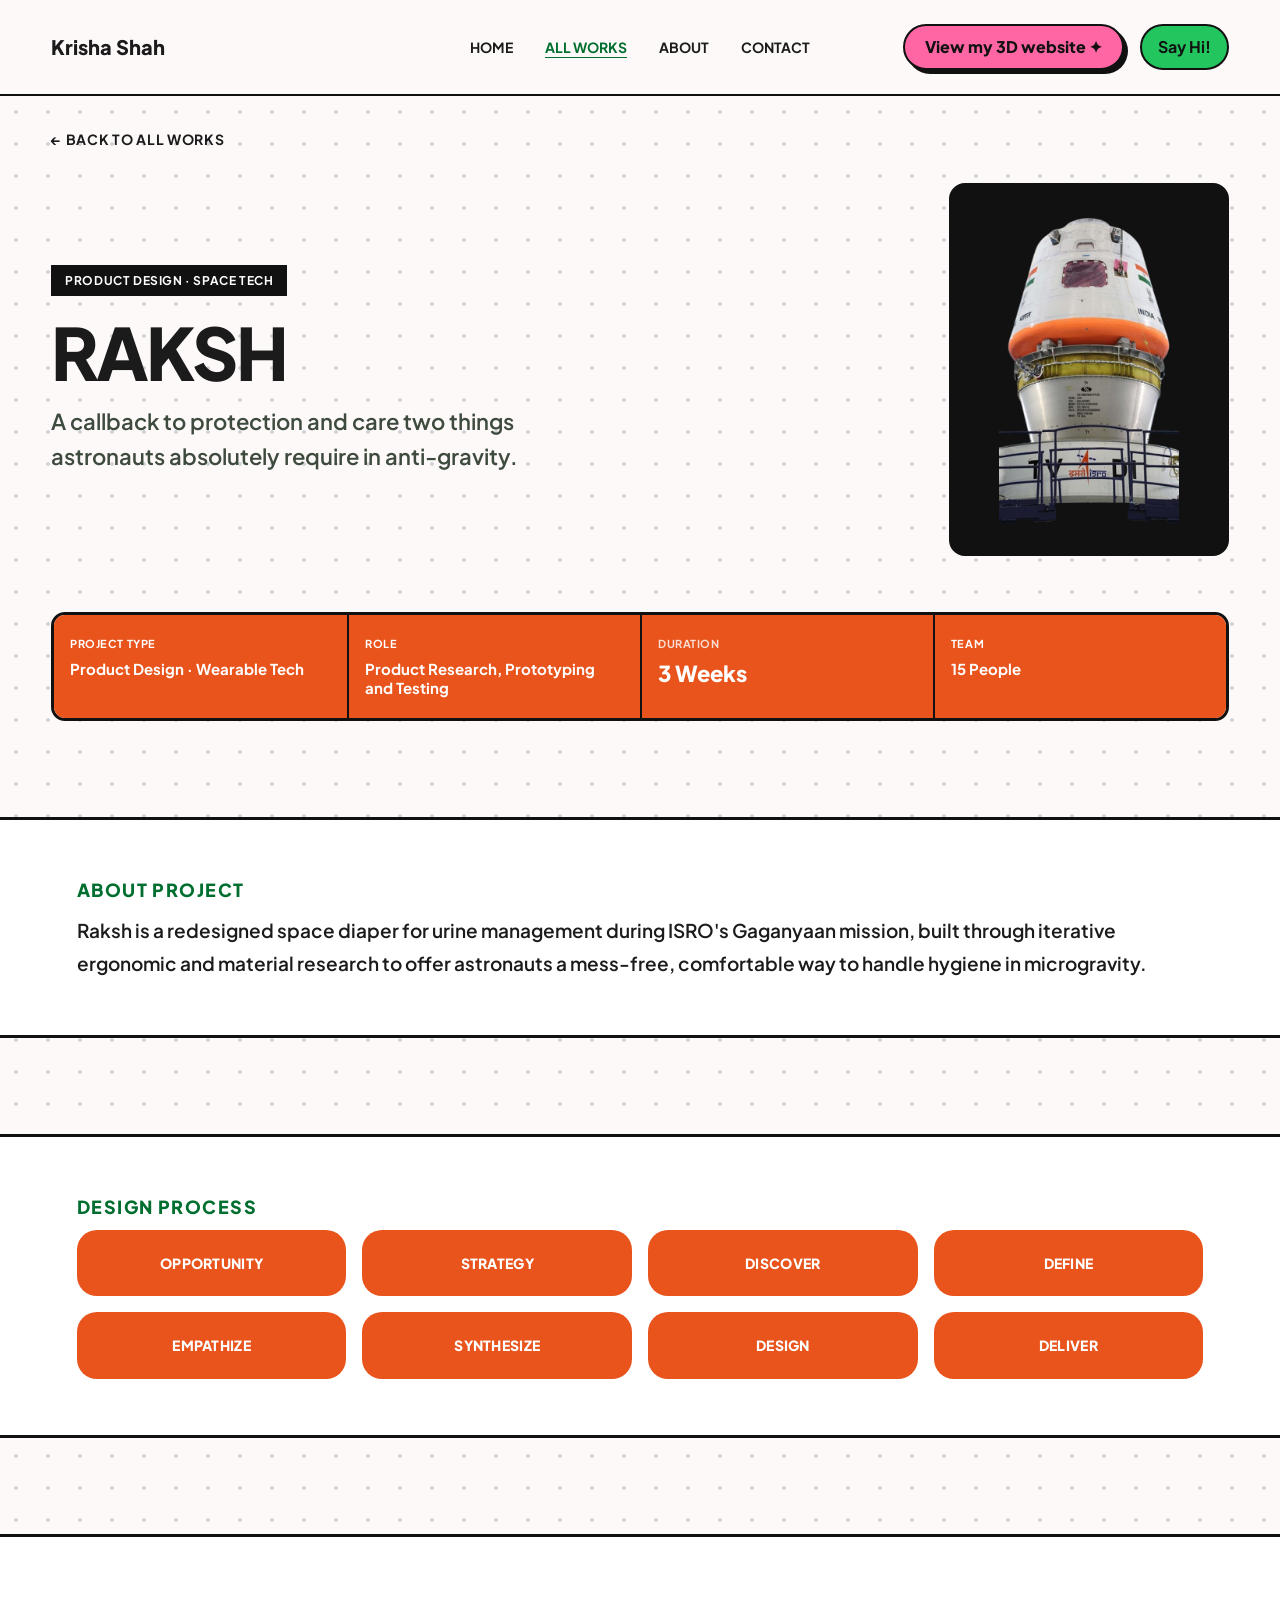
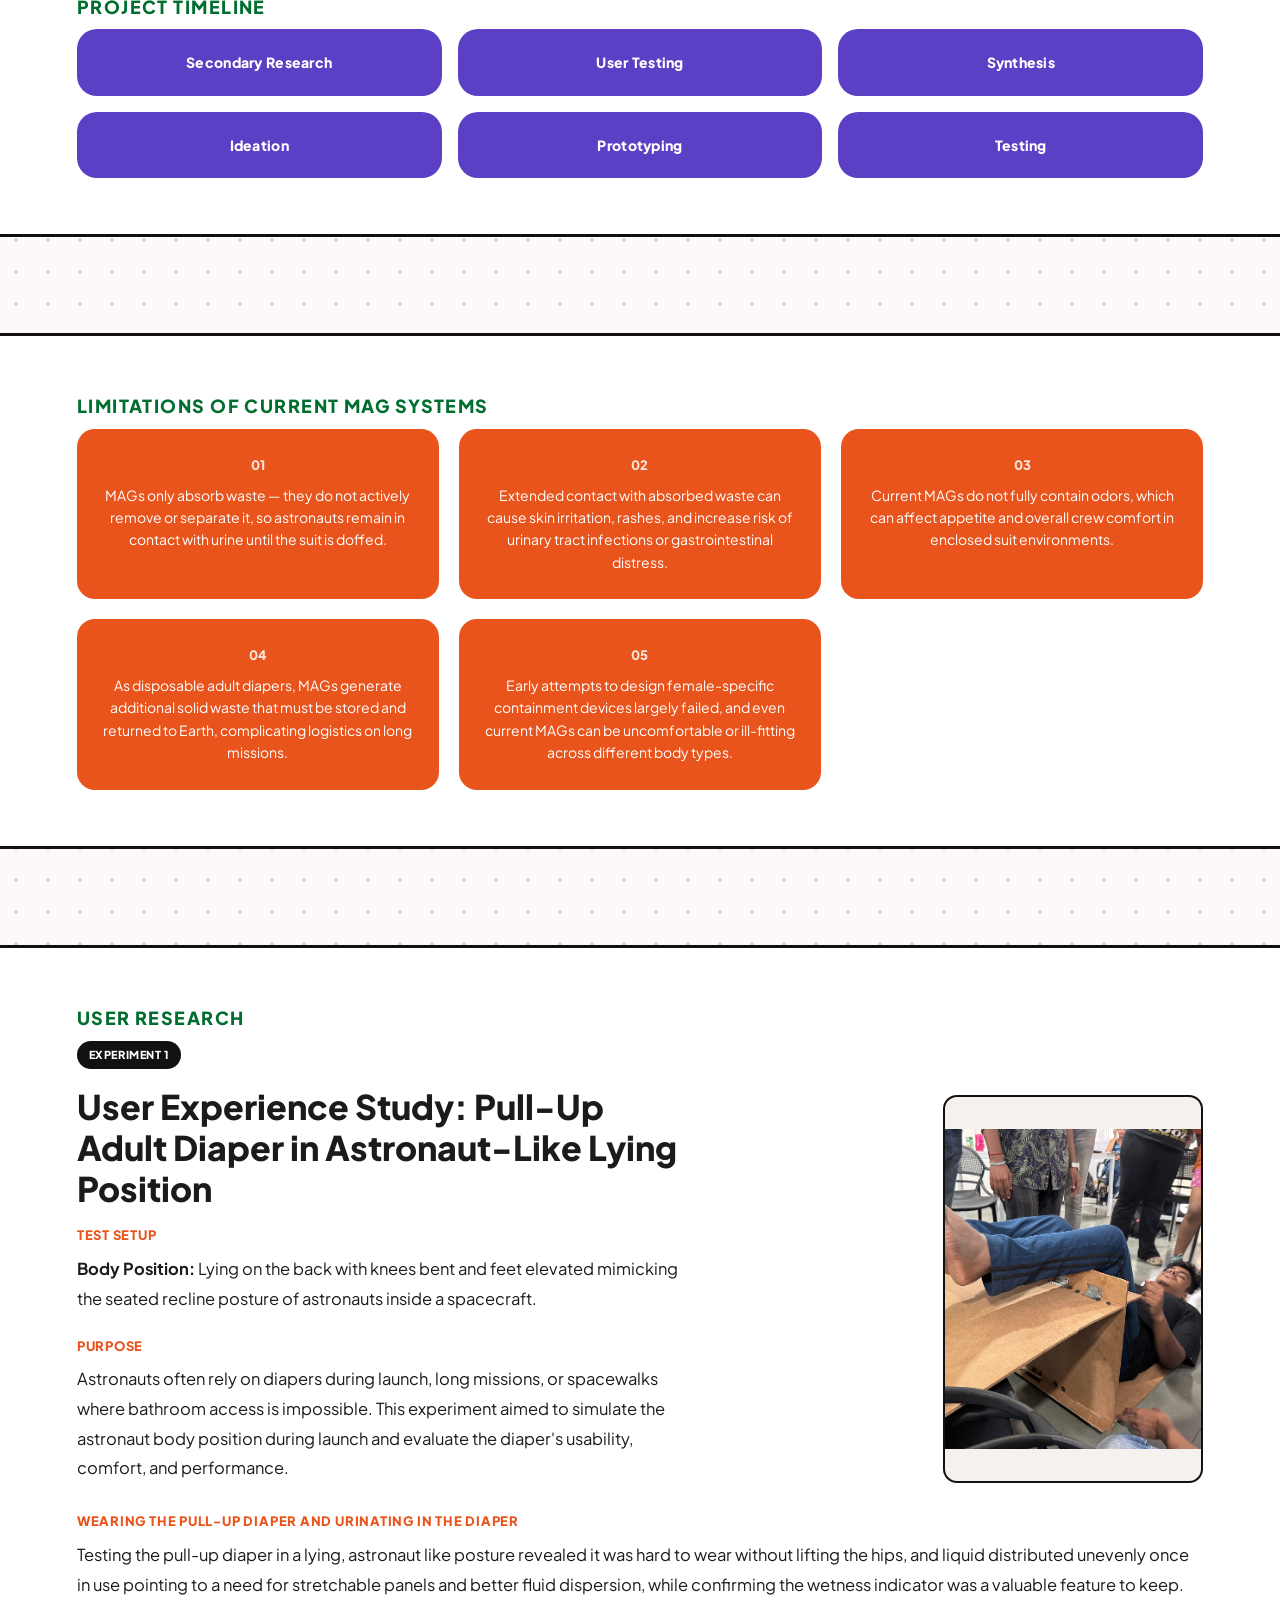
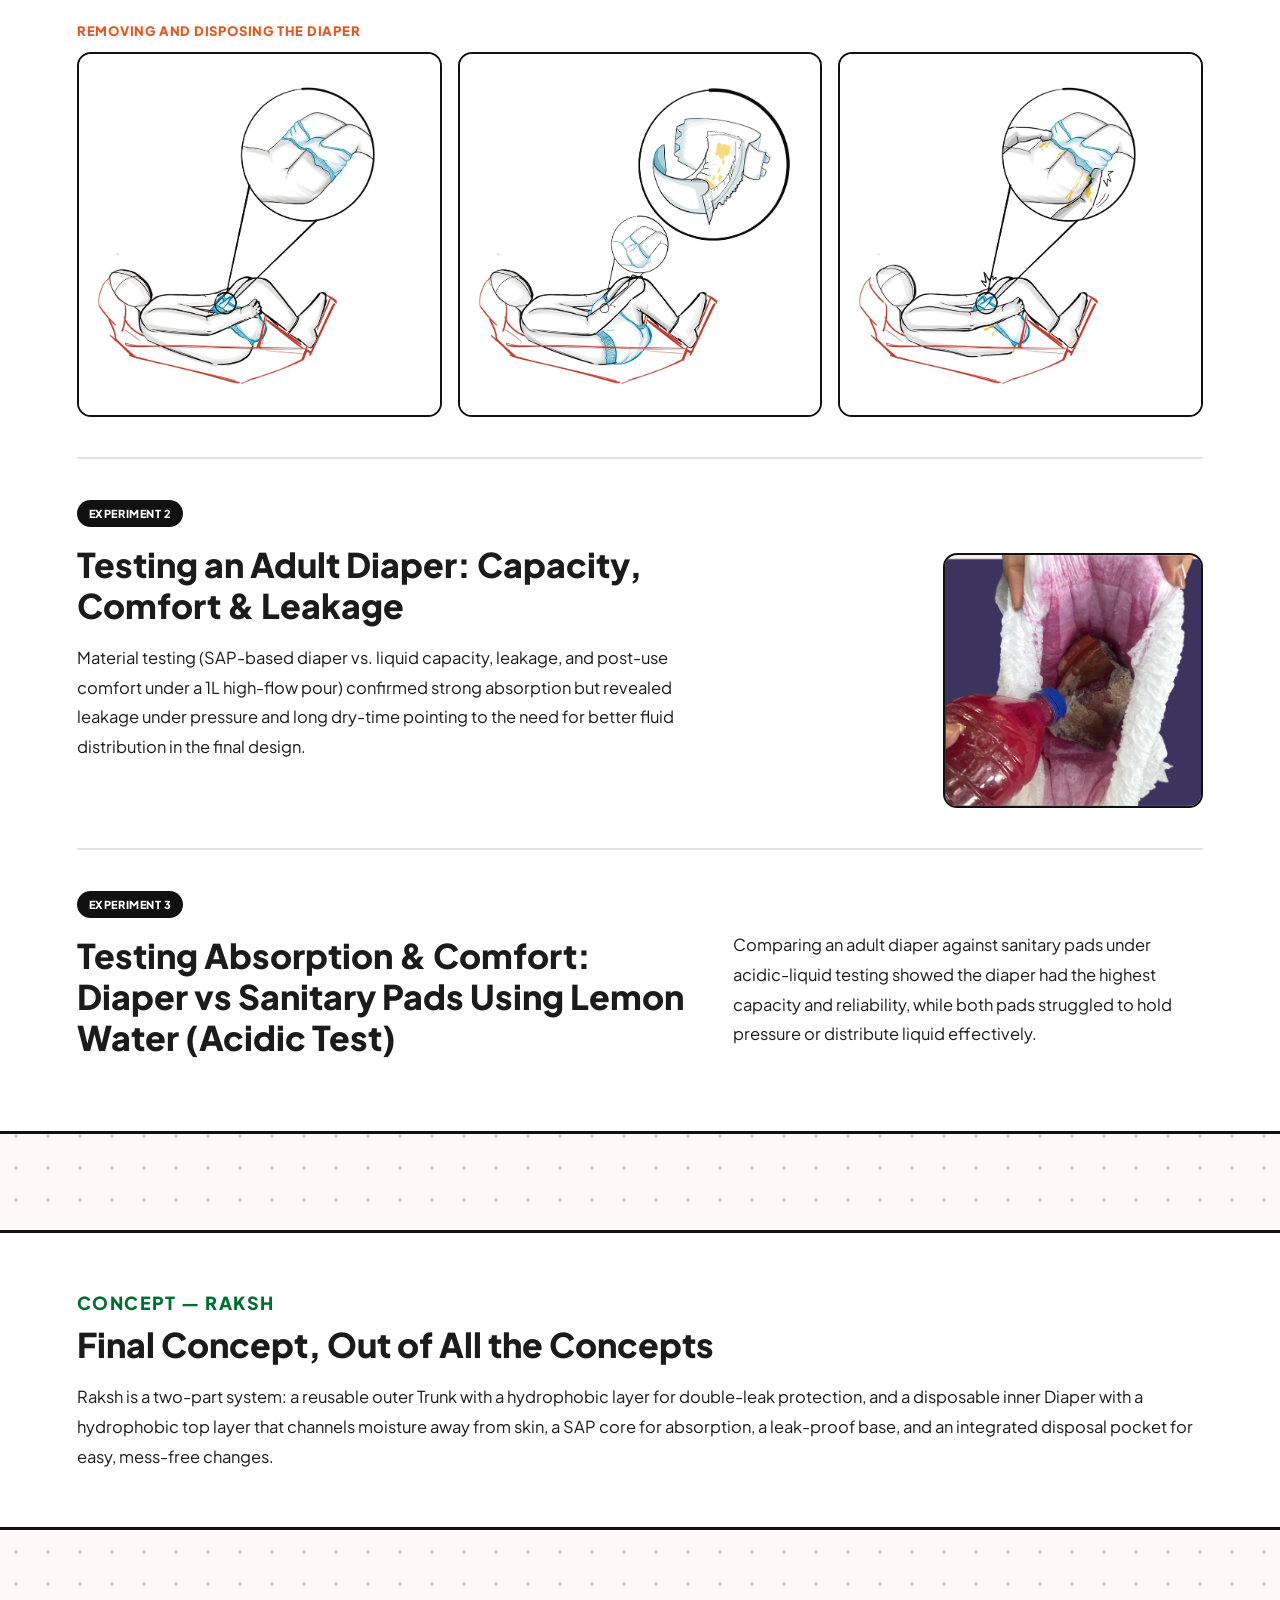
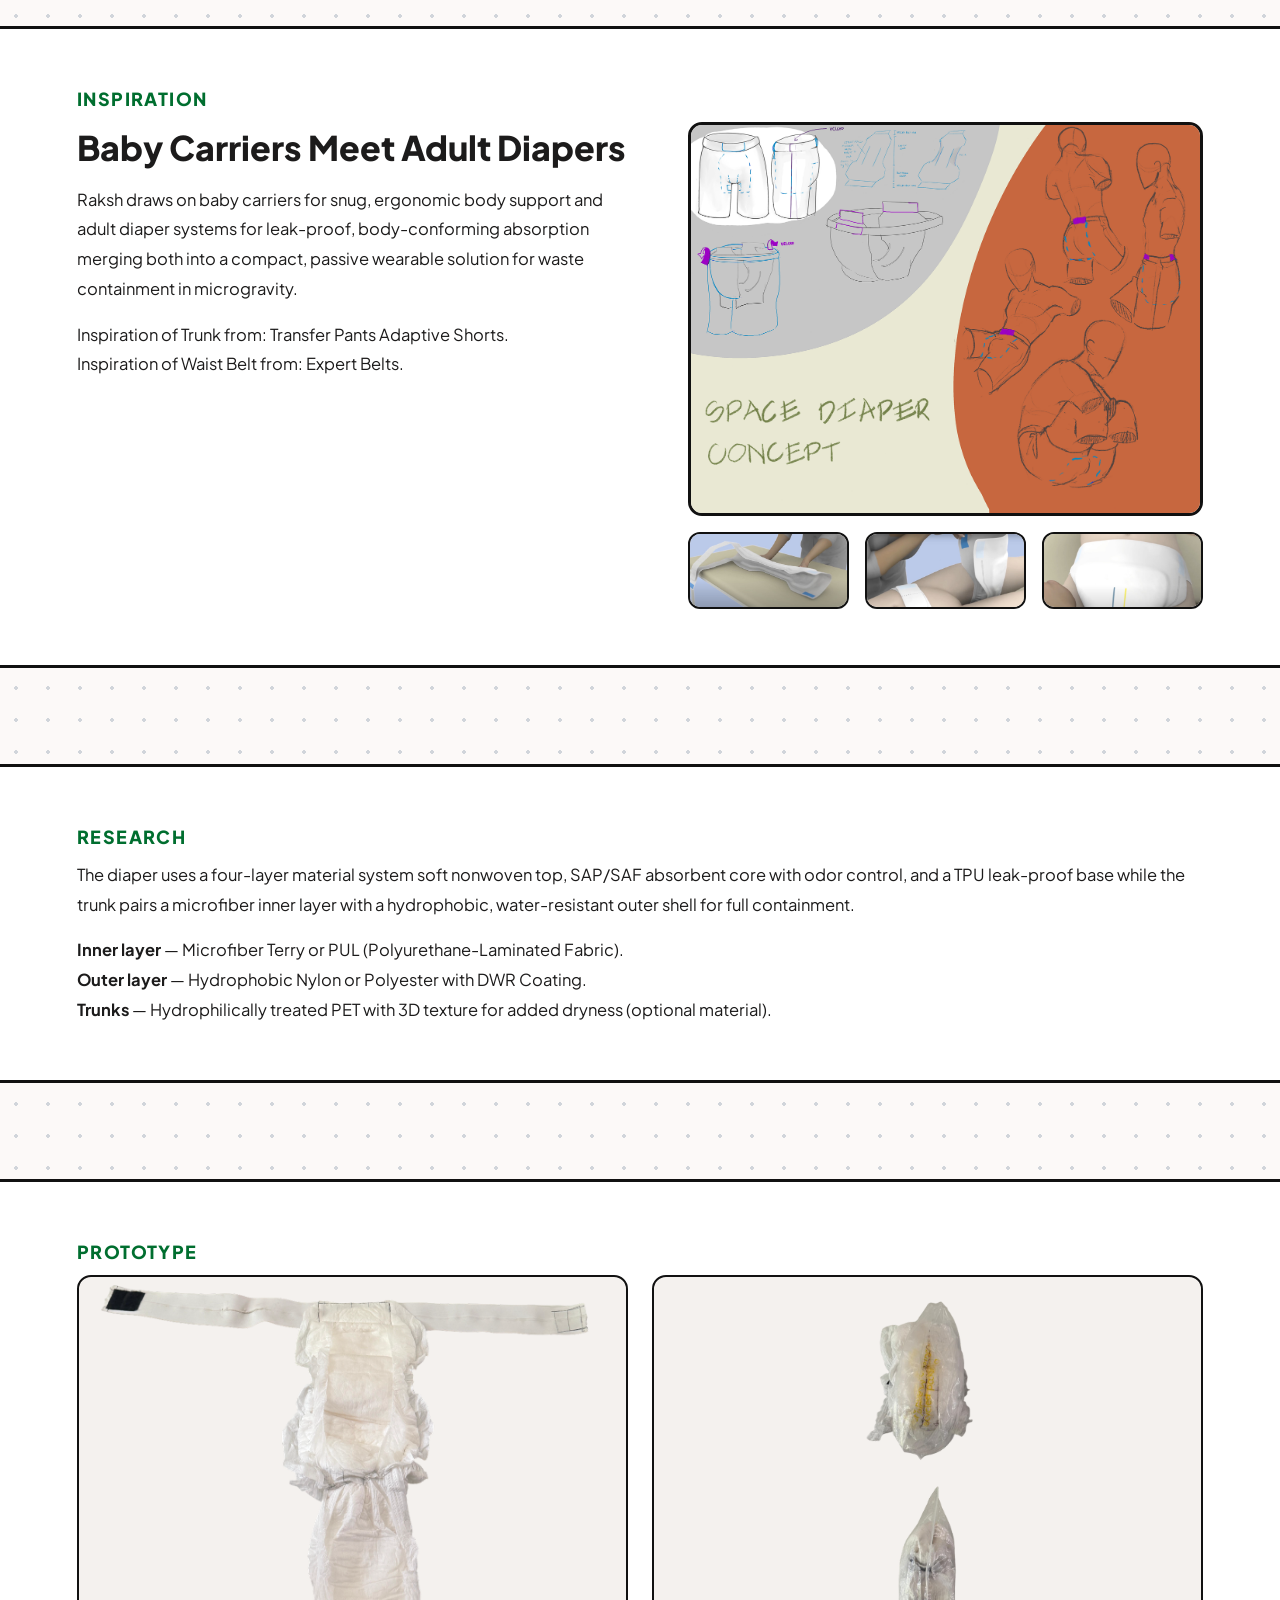
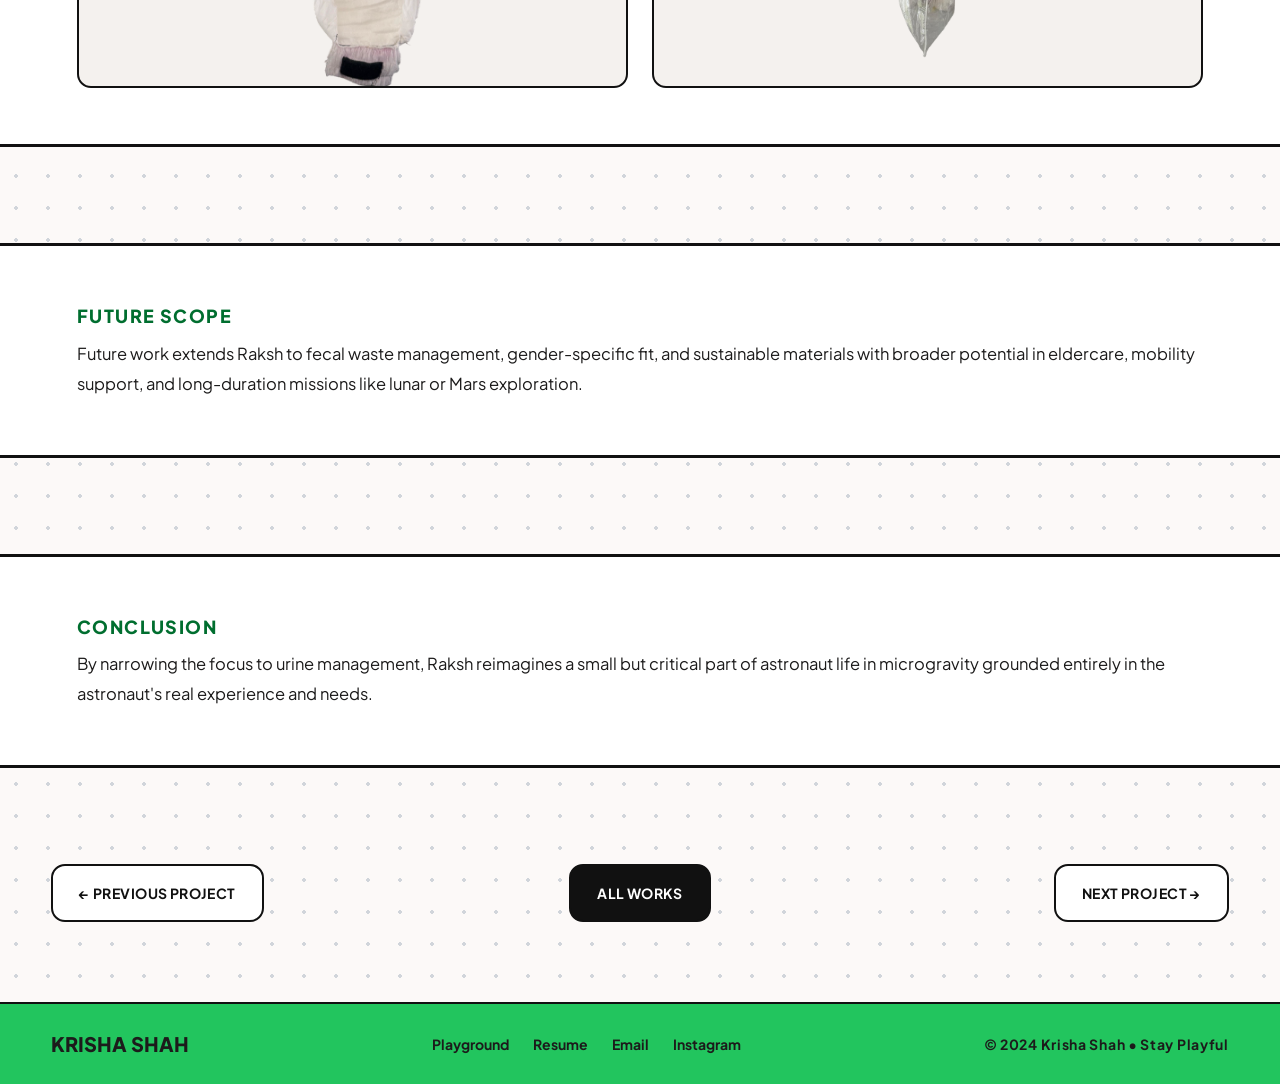
<file: raksh.html>
<!DOCTYPE html>
<html lang="en">

<head>
    <meta charset="UTF-8">
    <meta name="viewport" content="width=device-width, initial-scale=1.0">
    <title>Raksh | Krisha Shah</title>
    <link rel="stylesheet" href="style.css">
    <link rel="stylesheet" href="case-study.css">
    <style>
        /* Raksh-only overrides. Kept local to this page so the other case
           study pages are unaffected. */

        .cs-meta-grid {
            grid-template-columns: repeat(4, 1fr);
        }

        .cs-meta-c1,
        .cs-meta-c2,
        .cs-meta-c3,
        .cs-meta-c4,
        .cs-meta-c5,
        .cs-meta-featured {
            background: #e8541c;
        }

        .cs-meta-featured .cs-meta-label {
            color: rgba(255, 255, 255, 0.8);
        }

        .cs-hero-media {
            aspect-ratio: 3/4;
            max-width: 55%;
            margin-left: auto;
        }

        .cs-hero-media img {
            object-fit: contain;
            padding: 20px;
        }

        /* "Patch" — the full-bleed bordered white card used for every
           section on this page, same technique as the other project pages. */
        .rk-patch {
            width: 100vw;
            position: relative;
            left: 50%;
            transform: translateX(-50%);
            border-top: 3px solid var(--pure-black);
            border-bottom: 3px solid var(--pure-black);
            background: white;
        }

        .rk-patch-inner {
            padding: 56px clamp(24px, 6vw, 96px);
        }

        .rk-title {
            font-size: 34px;
            font-weight: 800;
            line-height: 1.2;
            margin: 6px 0 16px;
            max-width: 780px;
        }

        .rk-body {
            font-size: 16.5px;
            line-height: 1.8;
            color: var(--on-background);
        }

        .rk-body+.rk-body {
            margin-top: 16px;
        }

        .rk-lede {
            font-size: 19px;
            font-weight: 600;
            line-height: 1.7;
            margin-top: 10px;
        }

        .rk-subhead {
            font-size: 13px;
            font-weight: 800;
            text-transform: uppercase;
            letter-spacing: 0.06em;
            color: #e8541c;
            margin: 22px 0 8px;
        }

        .rk-subhead:first-of-type {
            margin-top: 0;
        }

        /* Design Process / Project Timeline — pill boxes that enlarge on hover */
        .rk-step-grid {
            display: grid;
            grid-template-columns: repeat(4, 1fr);
            gap: 16px;
            margin-top: 8px;
        }

        .rk-step-grid.rk-step-6 {
            grid-template-columns: repeat(3, 1fr);
        }

        .rk-step {
            border-radius: 20px;
            padding: 22px 16px;
            text-align: center;
            color: white;
            font-weight: 800;
            font-size: 14px;
            letter-spacing: 0.02em;
            transition: transform 0.25s ease, box-shadow 0.25s ease;
            cursor: default;
        }

        .rk-step:hover {
            transform: scale(1.1);
            box-shadow: 0 14px 26px rgba(17, 17, 17, 0.2);
            position: relative;
            z-index: 2;
        }

        .rk-step-orange {
            background: #e8541c;
        }

        .rk-step-violet {
            background: #5b3fc4;
        }

        /* Limitations — same orange box treatment, longer text */
        .rk-limit-grid {
            display: grid;
            grid-template-columns: repeat(3, 1fr);
            gap: 20px;
            margin-top: 8px;
        }

        .rk-limit-box {
            background: #e8541c;
            color: white;
            border-radius: 18px;
            padding: 26px 22px;
            text-align: center;
            transition: transform 0.25s ease, box-shadow 0.25s ease;
            cursor: default;
        }

        .rk-limit-box:hover {
            transform: scale(1.06);
            box-shadow: 0 14px 26px rgba(17, 17, 17, 0.2);
            position: relative;
            z-index: 2;
        }

        .rk-limit-num {
            font-size: 13px;
            font-weight: 800;
            opacity: 0.85;
            margin-bottom: 8px;
        }

        .rk-limit-box p {
            font-size: 14px;
            line-height: 1.6;
        }

        /* Experiments */
        .rk-exp-patch+.rk-exp-patch {
            border-top: 2px solid var(--surface-variant);
            margin-top: 40px;
            padding-top: 40px;
        }

        .rk-exp-top {
            display: grid;
            grid-template-columns: 1.3fr 1fr;
            gap: 44px;
        }

        .rk-exp-tag {
            display: inline-block;
            background: var(--pure-black);
            color: white;
            font-size: 11px;
            font-weight: 800;
            text-transform: uppercase;
            letter-spacing: 0.05em;
            padding: 5px 12px;
            border-radius: 999px;
            margin-bottom: 12px;
        }

        .rk-exp-image {
            border: 2px solid var(--pure-black);
            border-radius: 14px;
            overflow: hidden;
            background: #f4f1ee;
            margin-top: 14px;
        }

        .rk-exp-image img {
            width: 100%;
            height: 100%;
            object-fit: contain;
            display: block;
        }

        .rk-exp-image.rk-img-small {
            max-width: 260px;
            margin-left: auto;
            margin-right: 0;
        }

        .rk-exp-full {
            margin-top: 28px;
        }

        .rk-wear-row {
            display: flex;
            gap: 16px;
            margin-top: 10px;
        }

        .rk-wear-row .rk-exp-image {
            flex: 1 1 0;
            min-width: 0;
            margin-top: 0;
            aspect-ratio: 1/1;
        }

        /* Inspiration */
        .rk-insp-top {
            display: grid;
            grid-template-columns: 1.1fr 1fr;
            gap: 44px;
            align-items: start;
        }

        .rk-insp-media {
            border: 3px solid var(--pure-black);
            border-radius: 14px;
            overflow: hidden;
            background: #f4f1ee;
        }

        .rk-insp-media img {
            width: 100%;
            height: 100%;
            object-fit: contain;
            display: block;
        }

        .rk-insp-row {
            display: flex;
            gap: 16px;
            margin-top: 16px;
        }

        .rk-insp-row .rk-insp-item {
            flex: 1 1 0;
            min-width: 0;
            border: 2px solid var(--pure-black);
            border-radius: 12px;
            overflow: hidden;
            background: #f4f1ee;
        }

        .rk-insp-row img {
            width: 100%;
            height: 100%;
            object-fit: contain;
            display: block;
        }

        /* Prototype */
        .rk-proto-row {
            display: flex;
            gap: 24px;
            margin-top: 8px;
        }

        .rk-proto-row .rk-exp-image {
            flex: 1 1 0;
            margin-top: 0;
            aspect-ratio: 4/3;
        }

        @media (max-width: 900px) {

            .rk-step-grid,
            .rk-step-grid.rk-step-6,
            .rk-limit-grid {
                grid-template-columns: repeat(2, 1fr);
            }

            .rk-exp-top,
            .rk-insp-top {
                grid-template-columns: 1fr;
            }

            .rk-proto-row,
            .rk-wear-row {
                flex-direction: column;
            }

            .rk-wear-row .rk-exp-image {
                max-width: 100%;
            }

            .rk-title {
                font-size: 26px;
            }
        }
    </style>
</head>

<body>
    <header>
        <div class="container nav-wrapper">
            <a href="index.html" class="logo">Krisha Shah</a>
            <button class="nav-toggle" id="navToggle" aria-label="Toggle menu" aria-expanded="false">☰</button>
            <nav class="nav-mobile-panel">
                <ul>
                    <li><a href="index.html">HOME</a></li>
                    <li><a href="works.html" class="active">ALL WORKS</a></li>
                    <li><a href="about.html">ABOUT</a></li>
                    <li><a href="contact.html">CONTACT</a></li>
                </ul>
            </nav>
            <div class="nav-mobile-panel nav-buttons">
                <a href="#" class="btn btn-3d">View my 3D website ✦</a>
                <a href="mailto:krisha@example.com" class="btn btn-nav">Say Hi!</a>
            </div>
        </div>
    </header>

    <main class="container">
        <a href="works.html" class="cs-back">← Back to All Works</a>

        <!-- Hero -->
        <section class="cs-hero">
            <div class="cs-hero-text">
                <span class="cs-tag">Product Design · Space Tech</span>
                <h1 class="headline-xl">RAKSH</h1>
                <p class="cs-hero-tagline">A callback to protection and care two things astronauts absolutely
                    require in anti-gravity.</p>
            </div>
            <div class="cs-hero-media">
                <img src="about isro.png" alt="Gaganyaan crew module">
            </div>
        </section>

        <!-- Meta -->
        <div class="cs-meta-grid">
            <div class="cs-meta-item cs-meta-c1">
                <div class="cs-meta-label">Project Type</div>
                <div class="cs-meta-value">Product Design · Wearable Tech</div>
            </div>
            <div class="cs-meta-item cs-meta-c2">
                <div class="cs-meta-label">Role</div>
                <div class="cs-meta-value">Product Research, Prototyping and Testing</div>
            </div>
            <div class="cs-meta-item cs-meta-featured">
                <div class="cs-meta-label">Duration</div>
                <div class="cs-meta-value">3 Weeks</div>
            </div>
            <div class="cs-meta-item cs-meta-c3">
                <div class="cs-meta-label">Team</div>
                <div class="cs-meta-value">15 People</div>
            </div>
        </div>

        <!-- About Project -->
        <section class="cs-section">
            <div class="rk-patch">
                <div class="rk-patch-inner">
                    <div class="cs-section-label">About Project</div>
                    <p class="rk-lede">
                        Raksh is a redesigned space diaper for urine management during ISRO's Gaganyaan mission,
                        built through iterative ergonomic and material research to offer astronauts a
                        mess-free, comfortable way to handle hygiene in microgravity.
                    </p>
                </div>
            </div>
        </section>

        <!-- Design Process -->
        <section class="cs-section">
            <div class="rk-patch">
                <div class="rk-patch-inner">
                    <div class="cs-section-label">Design Process</div>
                    <div class="rk-step-grid">
                        <div class="rk-step rk-step-orange">OPPORTUNITY</div>
                        <div class="rk-step rk-step-orange">STRATEGY</div>
                        <div class="rk-step rk-step-orange">DISCOVER</div>
                        <div class="rk-step rk-step-orange">DEFINE</div>
                        <div class="rk-step rk-step-orange">EMPATHIZE</div>
                        <div class="rk-step rk-step-orange">SYNTHESIZE</div>
                        <div class="rk-step rk-step-orange">DESIGN</div>
                        <div class="rk-step rk-step-orange">DELIVER</div>
                    </div>
                </div>
            </div>
        </section>

        <!-- Project Timeline -->
        <section class="cs-section">
            <div class="rk-patch">
                <div class="rk-patch-inner">
                    <div class="cs-section-label">Project Timeline</div>
                    <div class="rk-step-grid rk-step-6">
                        <div class="rk-step rk-step-violet">Secondary Research</div>
                        <div class="rk-step rk-step-violet">User Testing</div>
                        <div class="rk-step rk-step-violet">Synthesis</div>
                        <div class="rk-step rk-step-violet">Ideation</div>
                        <div class="rk-step rk-step-violet">Prototyping</div>
                        <div class="rk-step rk-step-violet">Testing</div>
                    </div>
                </div>
            </div>
        </section>

        <!-- Limitations -->
        <section class="cs-section">
            <div class="rk-patch">
                <div class="rk-patch-inner">
                    <div class="cs-section-label">Limitations of Current MAG Systems</div>
                    <div class="rk-limit-grid">
                        <div class="rk-limit-box">
                            <div class="rk-limit-num">01</div>
                            <p>MAGs only absorb waste — they do not actively remove or separate it, so
                                astronauts remain in contact with urine until the suit is doffed.</p>
                        </div>
                        <div class="rk-limit-box">
                            <div class="rk-limit-num">02</div>
                            <p>Extended contact with absorbed waste can cause skin irritation, rashes, and
                                increase risk of urinary tract infections or gastrointestinal distress.</p>
                        </div>
                        <div class="rk-limit-box">
                            <div class="rk-limit-num">03</div>
                            <p>Current MAGs do not fully contain odors, which can affect appetite and overall
                                crew comfort in enclosed suit environments.</p>
                        </div>
                        <div class="rk-limit-box">
                            <div class="rk-limit-num">04</div>
                            <p>As disposable adult diapers, MAGs generate additional solid waste that must be
                                stored and returned to Earth, complicating logistics on long missions.</p>
                        </div>
                        <div class="rk-limit-box">
                            <div class="rk-limit-num">05</div>
                            <p>Early attempts to design female-specific containment devices largely failed, and
                                even current MAGs can be uncomfortable or ill-fitting across different body
                                types.</p>
                        </div>
                    </div>
                </div>
            </div>
        </section>

        <!-- User Research -->
        <section class="cs-section">
            <div class="rk-patch">
                <div class="rk-patch-inner">
                    <div class="cs-section-label">User Research</div>

                    <!-- Experiment 1 -->
                    <div class="rk-exp-patch">
                        <span class="rk-exp-tag">Experiment 1</span>
                        <div class="rk-exp-top">
                            <div>
                                <h2 class="rk-title">User Experience Study: Pull-Up Adult Diaper in
                                    Astronaut-Like Lying Position</h2>
                                <div class="rk-subhead">Test Setup</div>
                                <p class="rk-body"><strong>Body Position:</strong> Lying on the back with knees
                                    bent and feet elevated mimicking the seated recline posture of astronauts
                                    inside a spacecraft.</p>
                                <div class="rk-subhead">Purpose</div>
                                <p class="rk-body">Astronauts often rely on diapers during launch, long
                                    missions, or spacewalks where bathroom access is impossible. This
                                    experiment aimed to simulate the astronaut body position during launch and
                                    evaluate the diaper's usability, comfort, and performance.</p>
                            </div>
                            <div class="rk-exp-image rk-img-small">
                                <img src="exp 3 isro.png" alt="Testing the diaper mockup in a lying, astronaut-like posture">
                            </div>
                        </div>
                        <div class="rk-exp-full">
                            <div class="rk-subhead">Wearing the Pull-Up Diaper and Urinating in the Diaper</div>
                            <p class="rk-body">Testing the pull-up diaper in a lying, astronaut like posture
                                revealed it was hard to wear without lifting the hips, and liquid distributed
                                unevenly once in use pointing to a need for stretchable panels and better
                                fluid dispersion, while confirming the wetness indicator was a valuable feature
                                to keep.</p>
                            <div class="rk-subhead">Removing and Disposing the Diaper</div>
                            <div class="rk-wear-row">
                                <div class="rk-exp-image">
                                    <img src="exp 3 wear isro.png" alt="Removing and disposing the diaper — step 1">
                                </div>
                                <div class="rk-exp-image">
                                    <img src="exp 3 wear isro 2.png" alt="Removing and disposing the diaper — step 2">
                                </div>
                                <div class="rk-exp-image">
                                    <img src="exp 3 wear isro 3.png" alt="Removing and disposing the diaper — step 3">
                                </div>
                            </div>
                        </div>
                    </div>

                    <!-- Experiment 2 -->
                    <div class="rk-exp-patch">
                        <span class="rk-exp-tag">Experiment 2</span>
                        <div class="rk-exp-top">
                            <div>
                                <h2 class="rk-title">Testing an Adult Diaper: Capacity, Comfort & Leakage</h2>
                                <p class="rk-body">Material testing (SAP-based diaper vs. liquid capacity,
                                    leakage, and post-use comfort under a 1L high-flow pour) confirmed strong
                                    absorption but revealed leakage under pressure and long dry-time pointing
                                    to the need for better fluid distribution in the final design.</p>
                            </div>
                            <div class="rk-exp-image rk-img-small">
                                <img src="exp 2 isro.png" alt="Leakage and absorption test">
                            </div>
                        </div>
                    </div>

                    <!-- Experiment 3 -->
                    <div class="rk-exp-patch">
                        <span class="rk-exp-tag">Experiment 3</span>
                        <div class="rk-exp-top">
                            <div>
                                <h2 class="rk-title">Testing Absorption & Comfort: Diaper vs Sanitary Pads
                                    Using Lemon Water (Acidic Test)</h2>
                            </div>
                            <div>
                                <p class="rk-body">Comparing an adult diaper against sanitary pads under
                                    acidic-liquid testing showed the diaper had the highest capacity and
                                    reliability, while both pads struggled to hold pressure or distribute
                                    liquid effectively.</p>
                            </div>
                        </div>
                    </div>
                </div>
            </div>
        </section>

        <!-- Concept -->
        <section class="cs-section">
            <div class="rk-patch">
                <div class="rk-patch-inner">
                    <div class="cs-section-label">Concept — RAKSH</div>
                    <h2 class="rk-title">Final Concept, Out of All the Concepts</h2>
                    <p class="rk-body">
                        Raksh is a two-part system: a reusable outer Trunk with a hydrophobic layer for
                        double-leak protection, and a disposable inner Diaper with a hydrophobic top layer that
                        channels moisture away from skin, a SAP core for absorption, a leak-proof base, and an
                        integrated disposal pocket for easy, mess-free changes.
                    </p>
                </div>
            </div>
        </section>

        <!-- Inspiration -->
        <section class="cs-section">
            <div class="rk-patch">
                <div class="rk-patch-inner">
                    <div class="cs-section-label">Inspiration</div>
                    <div class="rk-insp-top">
                        <div>
                            <h2 class="rk-title">Baby Carriers Meet Adult Diapers</h2>
                            <p class="rk-body">
                                Raksh draws on baby carriers for snug, ergonomic body support and adult diaper
                                systems for leak-proof, body-conforming absorption merging both into a
                                compact, passive wearable solution for waste containment in microgravity.
                            </p>
                            <p class="rk-body">
                                Inspiration of Trunk from: Transfer Pants Adaptive Shorts.<br>
                                Inspiration of Waist Belt from: Expert Belts.
                            </p>
                        </div>
                        <div>
                            <div class="rk-insp-media">
                                <img src="inspiration isro main.png" alt="Space diaper concept sketches">
                            </div>
                            <div class="rk-insp-row">
                                <div class="rk-insp-item"><img src="inspiration isro 1.png"
                                        alt="Inspiration reference 1"></div>
                                <div class="rk-insp-item"><img src="inspiration isro 2.png"
                                        alt="Inspiration reference 2"></div>
                                <div class="rk-insp-item"><img src="inspiration isro 3.png"
                                        alt="Inspiration reference 3"></div>
                            </div>
                        </div>
                    </div>
                </div>
            </div>
        </section>

        <!-- Research -->
        <section class="cs-section">
            <div class="rk-patch">
                <div class="rk-patch-inner">
                    <div class="cs-section-label">Research</div>
                    <p class="rk-body">
                        The diaper uses a four-layer material system soft nonwoven top, SAP/SAF absorbent
                        core with odor control, and a TPU leak-proof base while the trunk pairs a microfiber
                        inner layer with a hydrophobic, water-resistant outer shell for full containment.
                    </p>
                    <p class="rk-body">
                        <strong>Inner layer</strong> — Microfiber Terry or PUL (Polyurethane-Laminated Fabric).
                        <br>
                        <strong>Outer layer</strong> — Hydrophobic Nylon or Polyester with DWR Coating.
                        <br>
                        <strong>Trunks</strong> — Hydrophilically treated PET with 3D texture for added dryness
                        (optional material).
                    </p>
                </div>
            </div>
        </section>

        <!-- Prototype -->
        <section class="cs-section">
            <div class="rk-patch">
                <div class="rk-patch-inner">
                    <div class="cs-section-label">Prototype</div>
                    <div class="rk-proto-row">
                        <div class="rk-exp-image">
                            <img src="prototype 1 isro.png" alt="Raksh prototype — front view">
                        </div>
                        <div class="rk-exp-image">
                            <img src="prototype 2 isro.png" alt="Raksh prototype — packed view">
                        </div>
                    </div>
                </div>
            </div>
        </section>

        <!-- Future Scope -->
        <section class="cs-section">
            <div class="rk-patch">
                <div class="rk-patch-inner">
                    <div class="cs-section-label">Future Scope</div>
                    <p class="rk-body">
                        Future work extends Raksh to fecal waste management, gender-specific fit, and
                        sustainable materials with broader potential in eldercare, mobility support, and
                        long-duration missions like lunar or Mars exploration.
                    </p>
                </div>
            </div>
        </section>

        <!-- Conclusion -->
        <section class="cs-section">
            <div class="rk-patch">
                <div class="rk-patch-inner">
                    <div class="cs-section-label">Conclusion</div>
                    <p class="rk-body">
                        By narrowing the focus to urine management, Raksh reimagines a small but critical part
                        of astronaut life in microgravity grounded entirely in the astronaut's real
                        experience and needs.
                    </p>
                </div>
            </div>
        </section>

        <!-- Project navigation -->
        <div class="cs-project-nav">
            <a href="kaha-ni.html" class="cs-nav-btn cs-nav-prev">← Previous Project</a>
            <a href="works.html" class="cs-nav-btn cs-nav-center">All Works</a>
            <a href="shatter.html" class="cs-nav-btn cs-nav-next">Next Project →</a>
        </div>
    </main>

    <footer>
        <div class="container footer-wrapper">
            <div class="logo">KRISHA SHAH</div>
            <div style="display: flex; gap: 24px; font-weight: 700; font-size: 14px;">
                <a href="#" style="color: inherit; text-decoration: none;">Playground</a>
                <a href="#" style="color: inherit; text-decoration: none;">Resume</a>
                <a href="#" style="color: inherit; text-decoration: none;">Email</a>
                <a href="#" style="color: inherit; text-decoration: none;">Instagram</a>
            </div>
            <div class="label-bold" style="text-transform: none;">© 2024 Krisha Shah • Stay Playful</div>
        </div>
    </footer>

    <script src="main.js"></script>
</body>

</html>
</file>
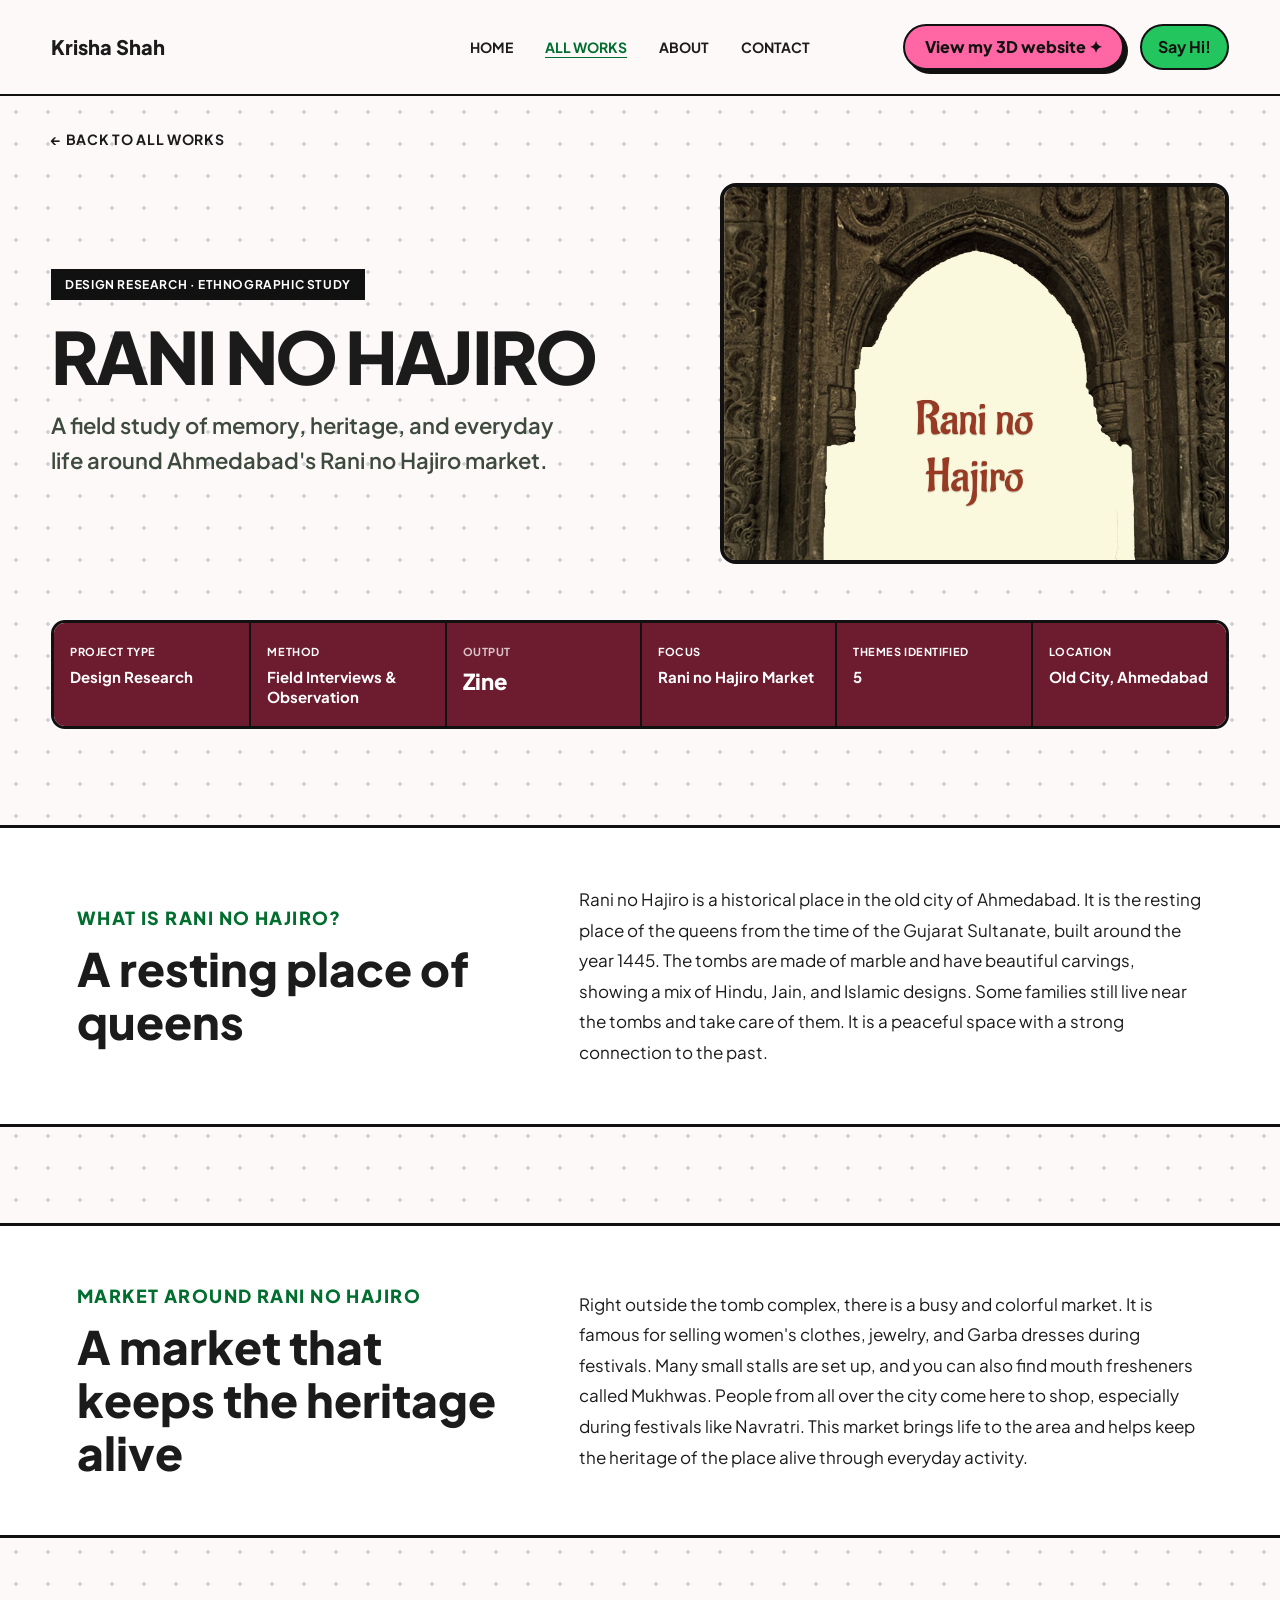
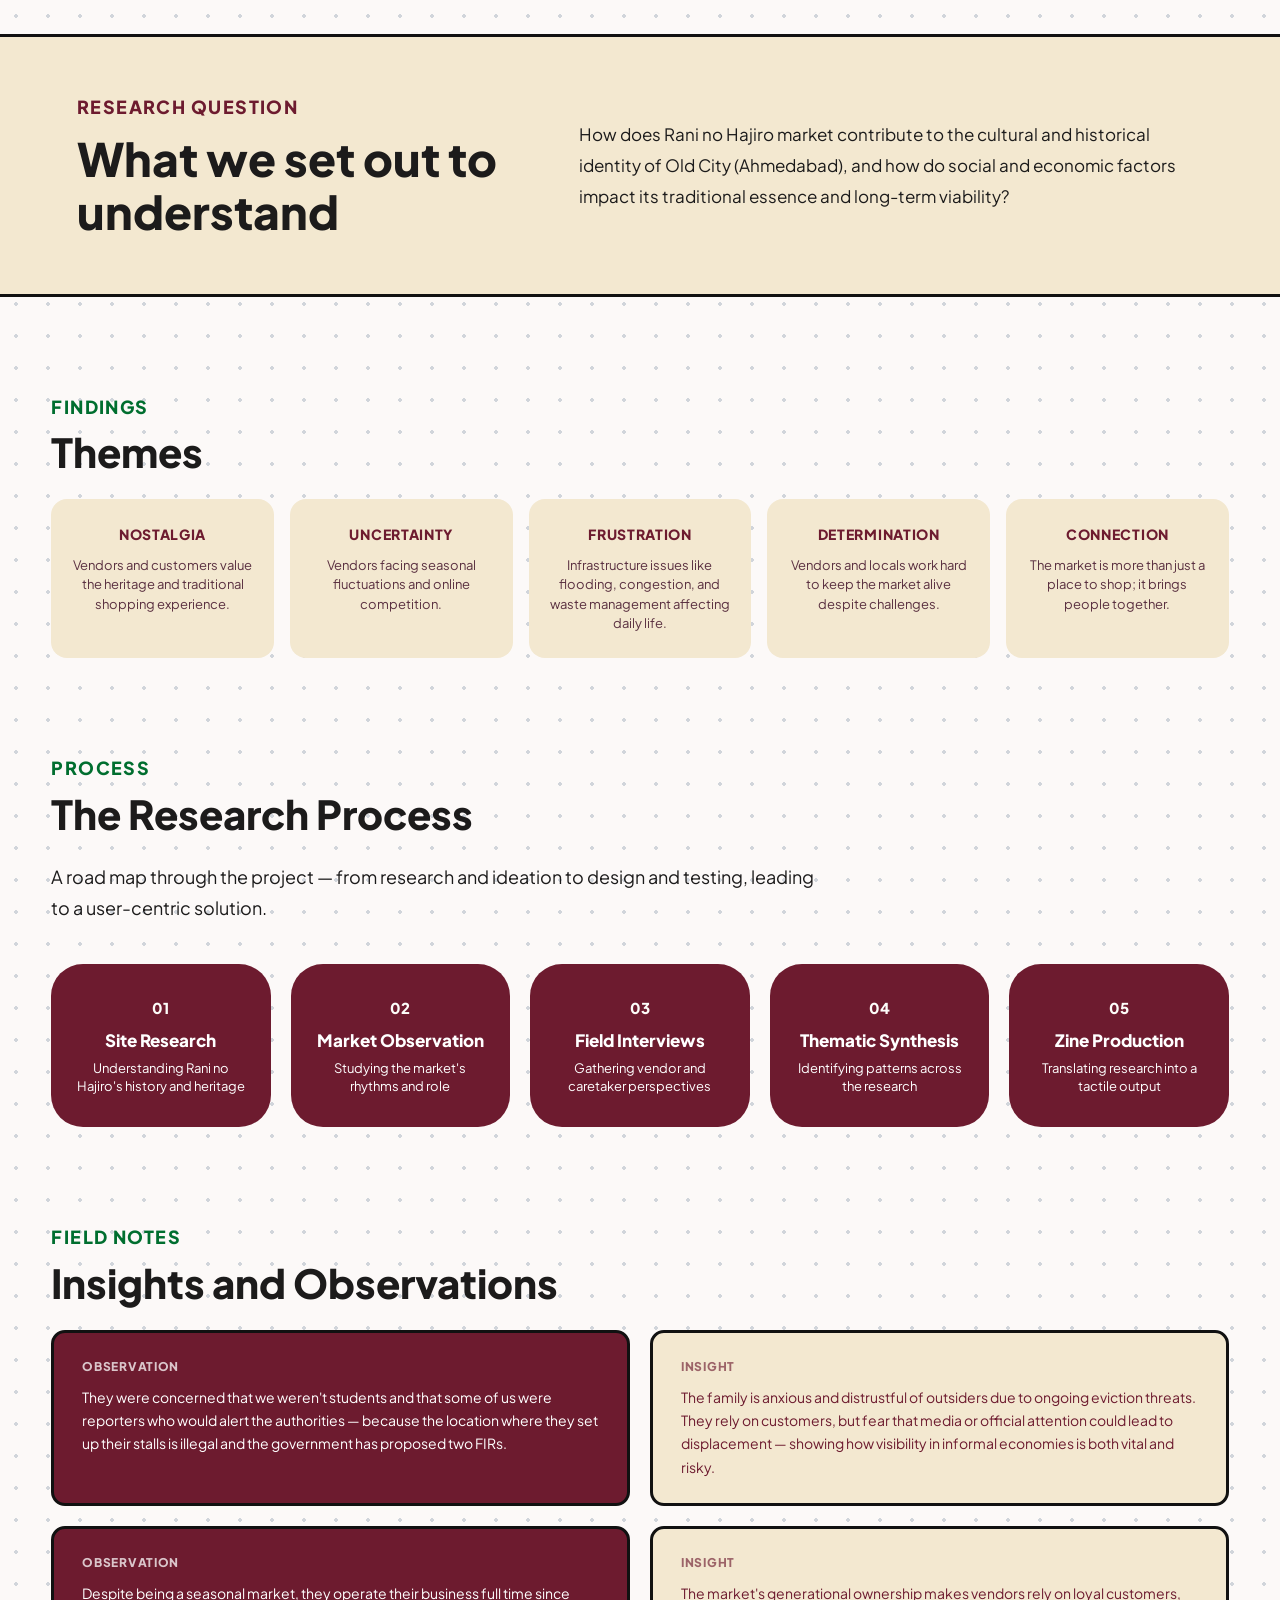
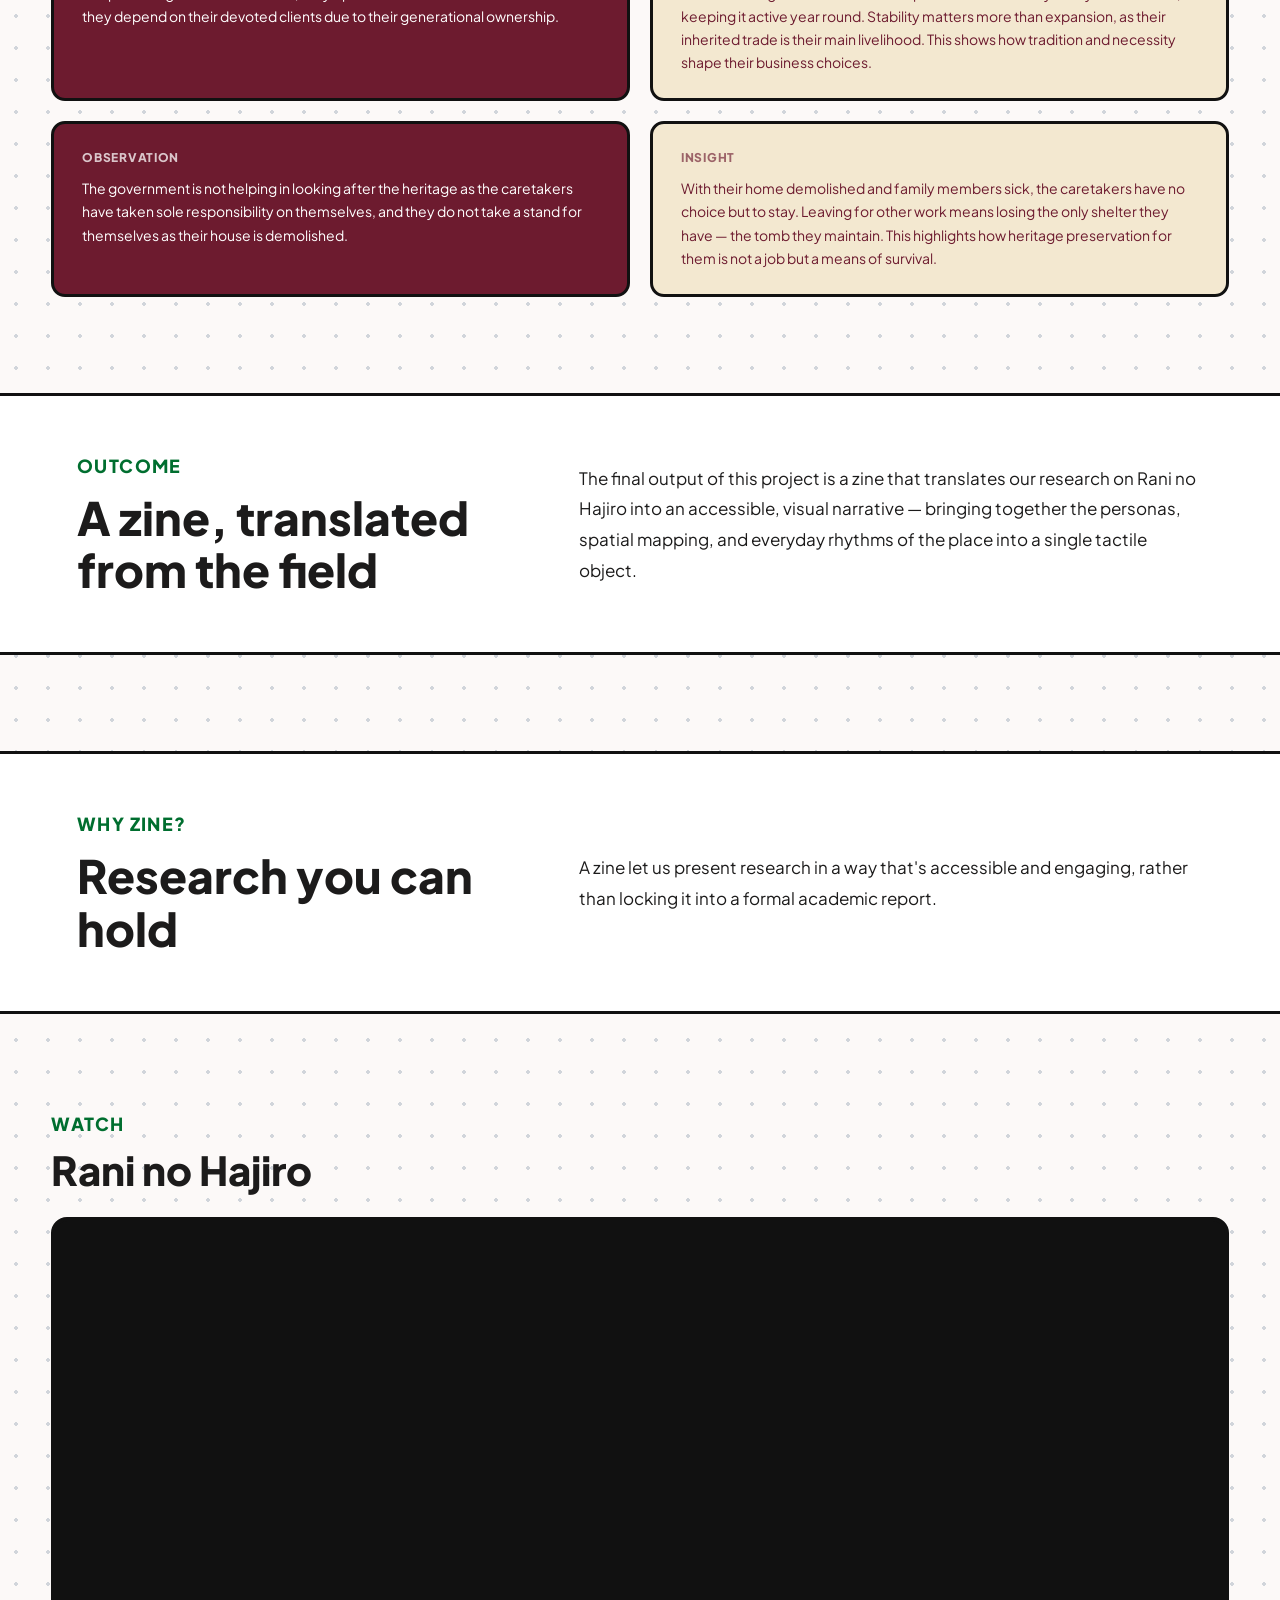
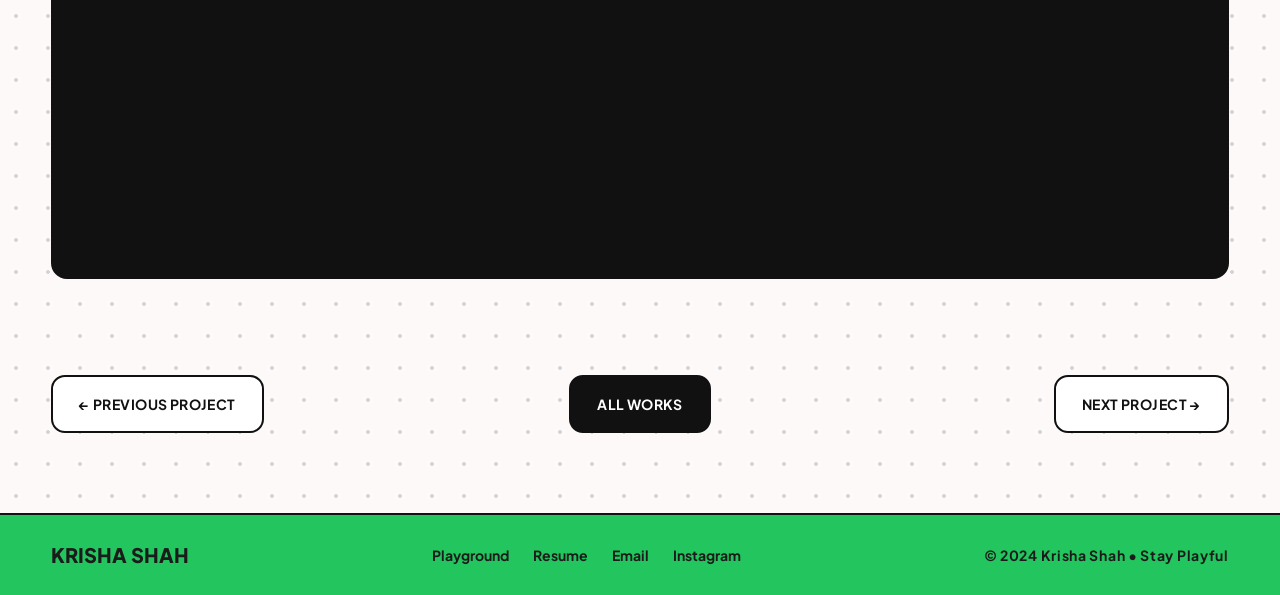
<file: rani-no-hajiro.html>
<!DOCTYPE html>
<html lang="en">

<head>
    <meta charset="UTF-8">
    <meta name="viewport" content="width=device-width, initial-scale=1.0">
    <title>Rani no Hajiro | Krisha Shah</title>
    <link rel="stylesheet" href="style.css">
    <link rel="stylesheet" href="case-study.css">
    <style>
        /* Rani no Hajiro-only overrides. Kept local to this page so the
           other case study pages are unaffected. */

        :root {
            --rnh-maroon: #6d1b2f;
            --rnh-maroon-light: #8a2540;
            --rnh-cream: #f3e8d0;
        }

        /* maroon for the meta bar and the research process roadmap — solid, no gradient */
        .cs-meta-c1,
        .cs-meta-c2,
        .cs-meta-c3,
        .cs-meta-c4,
        .cs-meta-c5,
        .cs-meta-featured {
            background: var(--rnh-maroon);
        }

        .cs-pipeline-step:nth-child(1),
        .cs-pipeline-step:nth-child(2),
        .cs-pipeline-step:nth-child(3),
        .cs-pipeline-step:nth-child(4),
        .cs-pipeline-step:nth-child(5) {
            background: var(--rnh-maroon);
        }

        /* full-bleed "patch" layout — used for What is Rani no Hajiro, the
           Market, and Research Question sections */
        .cs-split {
            width: 100vw;
            position: relative;
            left: 50%;
            transform: translateX(-50%);
            border-top: 3px solid var(--pure-black);
            border-bottom: 3px solid var(--pure-black);
            background: white;
        }

        /* Research Question uses cream instead, so it visually stands apart */
        .cs-split.cs-split-cream {
            background: var(--rnh-cream);
        }

        .cs-split-inner {
            display: grid;
            grid-template-columns: 1fr 1.4fr;
            gap: 56px;
            align-items: center;
            padding: 56px clamp(24px, 6vw, 96px);
        }

        .cs-split-title {
            font-size: 46px;
            font-weight: 800;
            line-height: 1.15;
            margin-top: 10px;
        }

        .cs-split-body p {
            font-size: 17px;
            line-height: 1.8;
            color: var(--on-background);
        }

        .cs-split-cream .cs-section-label {
            color: var(--rnh-maroon);
        }

        /* Themes — cream cards, maroon text */
        .cs-themes-grid {
            display: grid;
            grid-template-columns: repeat(5, 1fr);
            gap: 16px;
        }

        .cs-theme-card {
            background: var(--rnh-cream);
            border-radius: 16px;
            padding: 24px 18px;
            text-align: center;
            transition: transform 0.2s ease, box-shadow 0.2s ease;
            cursor: default;
        }

        .cs-theme-card:hover {
            transform: scale(1.06);
            box-shadow: 0 12px 24px rgba(17, 17, 17, 0.15);
            position: relative;
            z-index: 2;
        }

        .cs-theme-name {
            font-weight: 800;
            font-size: 14px;
            text-transform: uppercase;
            letter-spacing: 0.05em;
            color: var(--rnh-maroon);
            margin-bottom: 10px;
        }

        .cs-theme-desc {
            font-size: 13px;
            line-height: 1.5;
            color: #5a3040;
        }

        /* Insights & Observations — side-by-side boxes */
        .cs-io-row {
            display: grid;
            grid-template-columns: 1fr 1fr;
            gap: 20px;
        }

        .cs-io-row+.cs-io-row {
            margin-top: 20px;
        }

        .cs-io-box {
            border: 3px solid var(--pure-black);
            border-radius: 14px;
            padding: 24px 28px;
        }

        .cs-io-label {
            font-size: 12px;
            font-weight: 800;
            text-transform: uppercase;
            letter-spacing: 0.06em;
            margin-bottom: 10px;
        }

        .cs-io-observation {
            background: var(--rnh-maroon);
            color: white;
        }

        .cs-io-observation .cs-io-label {
            color: rgba(255, 255, 255, 0.75);
        }

        .cs-io-insight {
            background: var(--rnh-cream);
            color: var(--rnh-maroon);
        }

        .cs-io-insight .cs-io-label {
            color: rgba(109, 27, 47, 0.65);
        }

        .cs-io-box p {
            font-size: 14px;
            line-height: 1.65;
        }

        @media (max-width: 900px) {
            .cs-split-inner {
                grid-template-columns: 1fr;
                gap: 24px;
            }

            .cs-split-title {
                font-size: 32px;
            }

            .cs-themes-grid {
                grid-template-columns: repeat(2, 1fr);
            }

            .cs-io-row {
                grid-template-columns: 1fr;
            }
        }
    </style>
</head>

<body>
    <header>
        <div class="container nav-wrapper">
            <a href="index.html" class="logo">Krisha Shah</a>
            <button class="nav-toggle" id="navToggle" aria-label="Toggle menu" aria-expanded="false">☰</button>
            <nav class="nav-mobile-panel">
                <ul>
                    <li><a href="index.html">HOME</a></li>
                    <li><a href="works.html" class="active">ALL WORKS</a></li>
                    <li><a href="about.html">ABOUT</a></li>
                    <li><a href="contact.html">CONTACT</a></li>
                </ul>
            </nav>
            <div class="nav-mobile-panel nav-buttons">
                <a href="#" class="btn btn-3d">View my 3D website ✦</a>
                <a href="mailto:krisha@example.com" class="btn btn-nav">Say Hi!</a>
            </div>
        </div>
    </header>

    <main class="container">
        <a href="works.html" class="cs-back">← Back to All Works</a>

        <!-- Hero -->
        <section class="cs-hero">
            <div class="cs-hero-text">
                <span class="cs-tag">Design Research · Ethnographic Study</span>
                <h1 class="headline-xl">RANI NO HAJIRO</h1>
                <p class="cs-hero-tagline">A field study of memory, heritage, and everyday life around Ahmedabad's Rani no Hajiro market.</p>
            </div>
            <div class="cs-hero-media">
                <img src="RNC cover.jpg" alt="Rani no Hajiro cover">
            </div>
        </section>

        <!-- Meta -->
        <div class="cs-meta-grid">
            <div class="cs-meta-item cs-meta-c1">
                <div class="cs-meta-label">Project Type</div>
                <div class="cs-meta-value">Design Research</div>
            </div>
            <div class="cs-meta-item cs-meta-c2">
                <div class="cs-meta-label">Method</div>
                <div class="cs-meta-value">Field Interviews & Observation</div>
            </div>
            <div class="cs-meta-item cs-meta-featured">
                <div class="cs-meta-label">Output</div>
                <div class="cs-meta-value">Zine</div>
            </div>
            <div class="cs-meta-item cs-meta-c3">
                <div class="cs-meta-label">Focus</div>
                <div class="cs-meta-value">Rani no Hajiro Market</div>
            </div>
            <div class="cs-meta-item cs-meta-c4">
                <div class="cs-meta-label">Themes Identified</div>
                <div class="cs-meta-value">5</div>
            </div>
            <div class="cs-meta-item cs-meta-c5">
                <div class="cs-meta-label">Location</div>
                <div class="cs-meta-value">Old City, Ahmedabad</div>
            </div>
        </div>

        <!-- What is Rani no Hajiro -->
        <section class="cs-section">
            <div class="cs-split">
                <div class="cs-split-inner">
                    <div class="cs-split-head">
                        <div class="cs-section-label">What is Rani no Hajiro?</div>
                        <h2 class="cs-split-title">A resting place of queens</h2>
                    </div>
                    <div class="cs-split-body">
                        <p>
                            Rani no Hajiro is a historical place in the old city of Ahmedabad. It is the resting place
                            of the queens from the time of the Gujarat Sultanate, built around the year 1445. The
                            tombs are made of marble and have beautiful carvings, showing a mix of Hindu, Jain, and
                            Islamic designs. Some families still live near the tombs and take care of them. It is a
                            peaceful space with a strong connection to the past.
                        </p>
                    </div>
                </div>
            </div>
        </section>

        <!-- Market -->
        <section class="cs-section">
            <div class="cs-split">
                <div class="cs-split-inner">
                    <div class="cs-split-head">
                        <div class="cs-section-label">Market Around Rani no Hajiro</div>
                        <h2 class="cs-split-title">A market that keeps the heritage alive</h2>
                    </div>
                    <div class="cs-split-body">
                        <p>
                            Right outside the tomb complex, there is a busy and colorful market. It is famous for
                            selling women's clothes, jewelry, and Garba dresses during festivals. Many small stalls
                            are set up, and you can also find mouth fresheners called Mukhwas. People from all over
                            the city come here to shop, especially during festivals like Navratri. This market brings
                            life to the area and helps keep the heritage of the place alive through everyday
                            activity.
                        </p>
                    </div>
                </div>
            </div>
        </section>

        <!-- Research Question -->
        <section class="cs-section">
            <div class="cs-split cs-split-cream">
                <div class="cs-split-inner">
                    <div class="cs-split-head">
                        <div class="cs-section-label">Research Question</div>
                        <h2 class="cs-split-title">What we set out to understand</h2>
                    </div>
                    <div class="cs-split-body">
                        <p>
                            How does Rani no Hajiro market contribute to the cultural and historical identity of Old
                            City (Ahmedabad), and how do social and economic factors impact its traditional essence
                            and long-term viability?
                        </p>
                    </div>
                </div>
            </div>
        </section>

        <!-- Themes -->
        <section class="cs-section">
            <div class="cs-section-label">Findings</div>
            <h2 class="cs-section-title">Themes</h2>
            <div class="cs-themes-grid">
                <div class="cs-theme-card">
                    <div class="cs-theme-name">Nostalgia</div>
                    <div class="cs-theme-desc">Vendors and customers value the heritage and traditional shopping
                        experience.</div>
                </div>
                <div class="cs-theme-card">
                    <div class="cs-theme-name">Uncertainty</div>
                    <div class="cs-theme-desc">Vendors facing seasonal fluctuations and online competition.</div>
                </div>
                <div class="cs-theme-card">
                    <div class="cs-theme-name">Frustration</div>
                    <div class="cs-theme-desc">Infrastructure issues like flooding, congestion, and waste management
                        affecting daily life.</div>
                </div>
                <div class="cs-theme-card">
                    <div class="cs-theme-name">Determination</div>
                    <div class="cs-theme-desc">Vendors and locals work hard to keep the market alive despite
                        challenges.</div>
                </div>
                <div class="cs-theme-card">
                    <div class="cs-theme-name">Connection</div>
                    <div class="cs-theme-desc">The market is more than just a place to shop; it brings people
                        together.</div>
                </div>
            </div>
        </section>

        <!-- The Research Process -->
        <section class="cs-section">
            <div class="cs-section-label">Process</div>
            <h2 class="cs-section-title">The Research Process</h2>
            <p class="cs-body-text" style="margin-bottom: 40px;">
                A road map through the project — from research and ideation to design and testing, leading to a
                user-centric solution.
            </p>
            <div class="cs-pipeline">
                <div class="cs-pipeline-step">
                    <div class="cs-pipeline-num">01</div>
                    <div class="cs-pipeline-title">Site Research</div>
                    <div class="cs-pipeline-desc">Understanding Rani no Hajiro's history and heritage</div>
                </div>
                <div class="cs-pipeline-step">
                    <div class="cs-pipeline-num">02</div>
                    <div class="cs-pipeline-title">Market Observation</div>
                    <div class="cs-pipeline-desc">Studying the market's rhythms and role</div>
                </div>
                <div class="cs-pipeline-step">
                    <div class="cs-pipeline-num">03</div>
                    <div class="cs-pipeline-title">Field Interviews</div>
                    <div class="cs-pipeline-desc">Gathering vendor and caretaker perspectives</div>
                </div>
                <div class="cs-pipeline-step">
                    <div class="cs-pipeline-num">04</div>
                    <div class="cs-pipeline-title">Thematic Synthesis</div>
                    <div class="cs-pipeline-desc">Identifying patterns across the research</div>
                </div>
                <div class="cs-pipeline-step">
                    <div class="cs-pipeline-num">05</div>
                    <div class="cs-pipeline-title">Zine Production</div>
                    <div class="cs-pipeline-desc">Translating research into a tactile output</div>
                </div>
            </div>
        </section>

        <!-- Insights and Observations -->
        <section class="cs-section">
            <div class="cs-section-label">Field Notes</div>
            <h2 class="cs-section-title">Insights and Observations</h2>

            <div class="cs-io-row">
                <div class="cs-io-box cs-io-observation">
                    <div class="cs-io-label">Observation</div>
                    <p>They were concerned that we weren't students and that some of us were reporters who would
                        alert the authorities — because the location where they set up their stalls is illegal and
                        the government has proposed two FIRs.</p>
                </div>
                <div class="cs-io-box cs-io-insight">
                    <div class="cs-io-label">Insight</div>
                    <p>The family is anxious and distrustful of outsiders due to ongoing eviction threats. They rely
                        on customers, but fear that media or official attention could lead to displacement — showing
                        how visibility in informal economies is both vital and risky.</p>
                </div>
            </div>

            <div class="cs-io-row">
                <div class="cs-io-box cs-io-observation">
                    <div class="cs-io-label">Observation</div>
                    <p>Despite being a seasonal market, they operate their business full time since they depend on
                        their devoted clients due to their generational ownership.</p>
                </div>
                <div class="cs-io-box cs-io-insight">
                    <div class="cs-io-label">Insight</div>
                    <p>The market's generational ownership makes vendors rely on loyal customers, keeping it active
                        year round. Stability matters more than expansion, as their inherited trade is their main
                        livelihood. This shows how tradition and necessity shape their business choices.</p>
                </div>
            </div>

            <div class="cs-io-row">
                <div class="cs-io-box cs-io-observation">
                    <div class="cs-io-label">Observation</div>
                    <p>The government is not helping in looking after the heritage as the caretakers have taken sole
                        responsibility on themselves, and they do not take a stand for themselves as their house is
                        demolished.</p>
                </div>
                <div class="cs-io-box cs-io-insight">
                    <div class="cs-io-label">Insight</div>
                    <p>With their home demolished and family members sick, the caretakers have no choice but to stay.
                        Leaving for other work means losing the only shelter they have — the tomb they maintain. This
                        highlights how heritage preservation for them is not a job but a means of survival.</p>
                </div>
            </div>
        </section>

        <!-- Outcome -->
        <section class="cs-section">
            <div class="cs-split">
                <div class="cs-split-inner">
                    <div class="cs-split-head">
                        <div class="cs-section-label">Outcome</div>
                        <h2 class="cs-split-title">A zine, translated from the field</h2>
                    </div>
                    <div class="cs-split-body">
                        <p>
                            The final output of this project is a zine that translates our research on Rani no
                            Hajiro into an accessible, visual narrative — bringing together the personas, spatial
                            mapping, and everyday rhythms of the place into a single tactile object.
                        </p>
                    </div>
                </div>
            </div>
        </section>

        <!-- Why Zine -->
        <section class="cs-section">
            <div class="cs-split">
                <div class="cs-split-inner">
                    <div class="cs-split-head">
                        <div class="cs-section-label">Why Zine?</div>
                        <h2 class="cs-split-title">Research you can hold</h2>
                    </div>
                    <div class="cs-split-body">
                        <p>
                            A zine let us present research in a way that's accessible and engaging, rather than
                            locking it into a formal academic report.
                        </p>
                    </div>
                </div>
            </div>
        </section>

        <!-- Video -->
        <section class="cs-section">
            <div class="cs-section-label">Watch</div>
            <h2 class="cs-section-title">Rani no Hajiro</h2>
            <div class="cs-video-frame">
                <video data-src="RNC video.mp4" muted loop playsinline preload="none"></video>
            </div>
        </section>

        <!-- Project navigation -->
        <div class="cs-project-nav">
            <a href="bioscope.html" class="cs-nav-btn cs-nav-prev">← Previous Project</a>
            <a href="works.html" class="cs-nav-btn cs-nav-center">All Works</a>
            <a href="borrowed-time.html" class="cs-nav-btn cs-nav-next">Next Project →</a>
        </div>
    </main>

    <footer>
        <div class="container footer-wrapper">
            <div class="logo">KRISHA SHAH</div>
            <div style="display: flex; gap: 24px; font-weight: 700; font-size: 14px;">
                <a href="#" style="color: inherit; text-decoration: none;">Playground</a>
                <a href="#" style="color: inherit; text-decoration: none;">Resume</a>
                <a href="#" style="color: inherit; text-decoration: none;">Email</a>
                <a href="#" style="color: inherit; text-decoration: none;">Instagram</a>
            </div>
            <div class="label-bold" style="text-transform: none;">© 2024 Krisha Shah • Stay Playful</div>
        </div>
    </footer>

    <script src="main.js"></script>
</body>

</html>
</file>
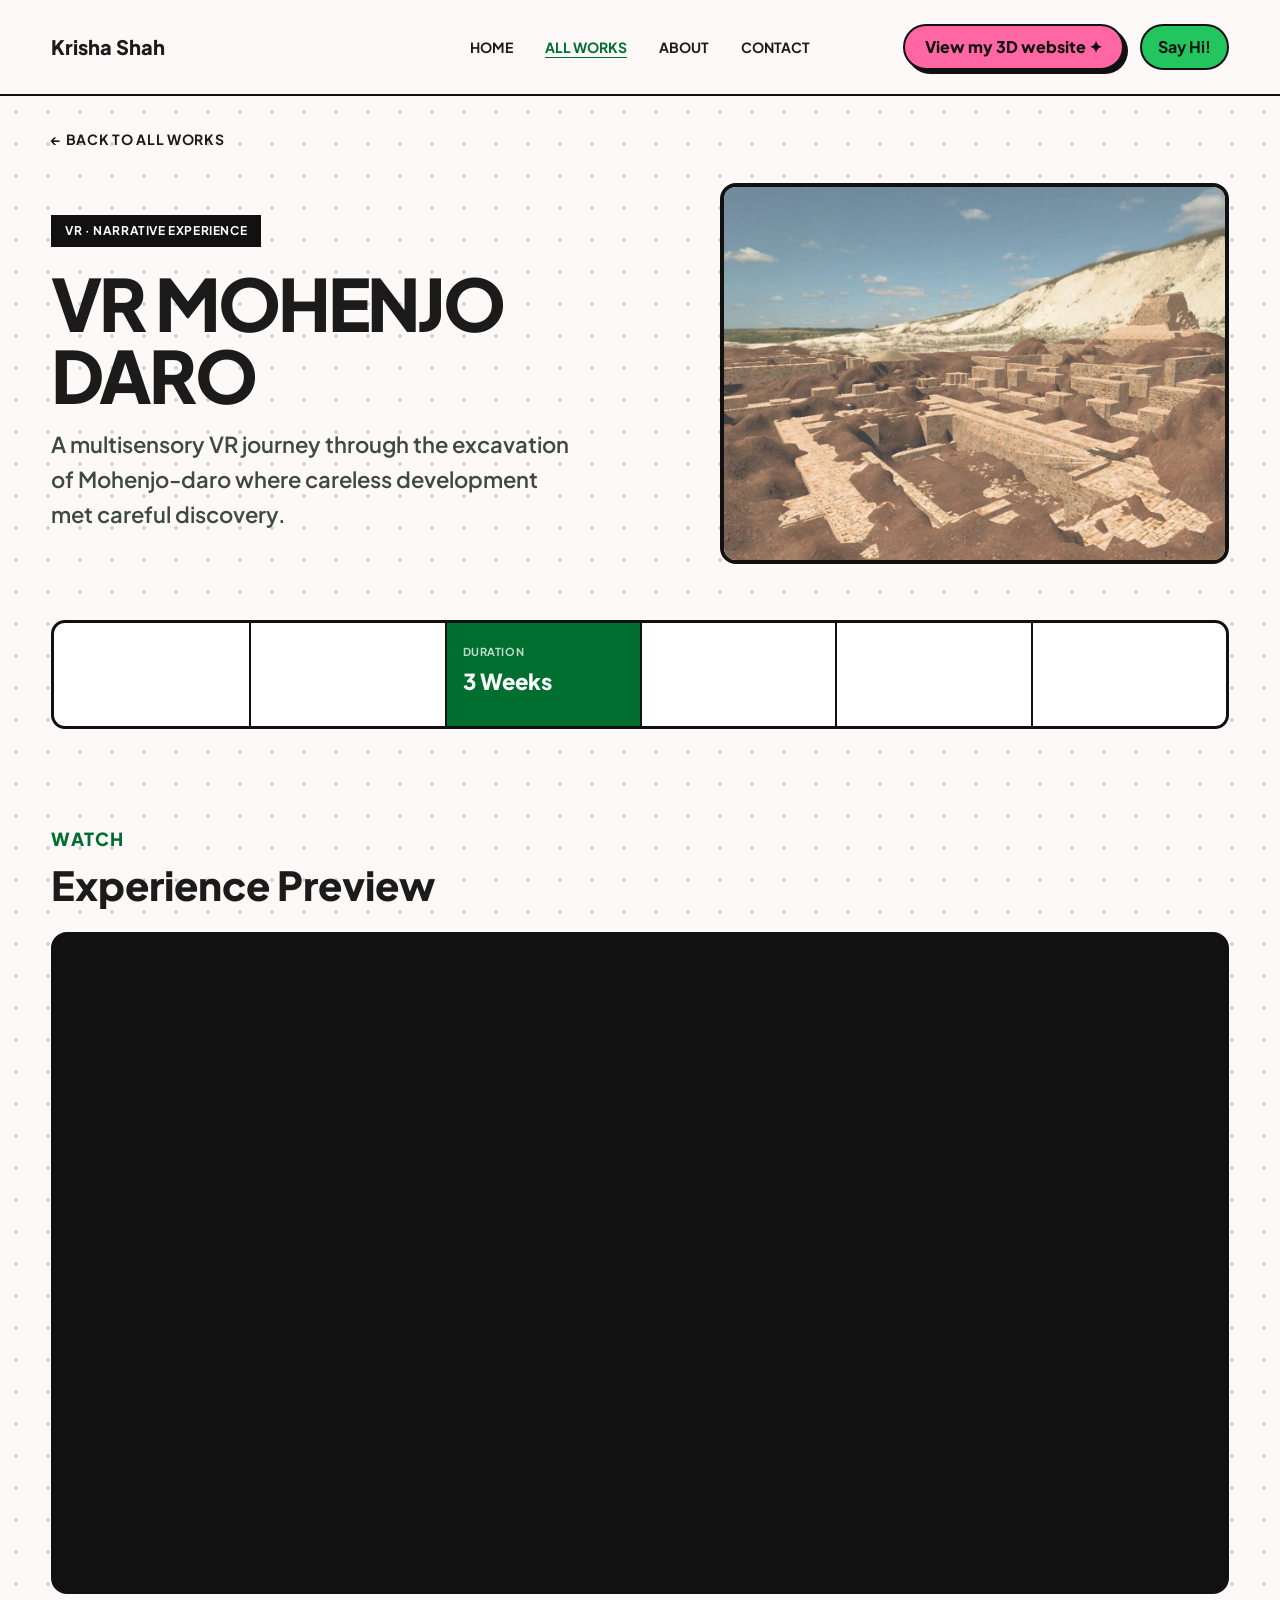
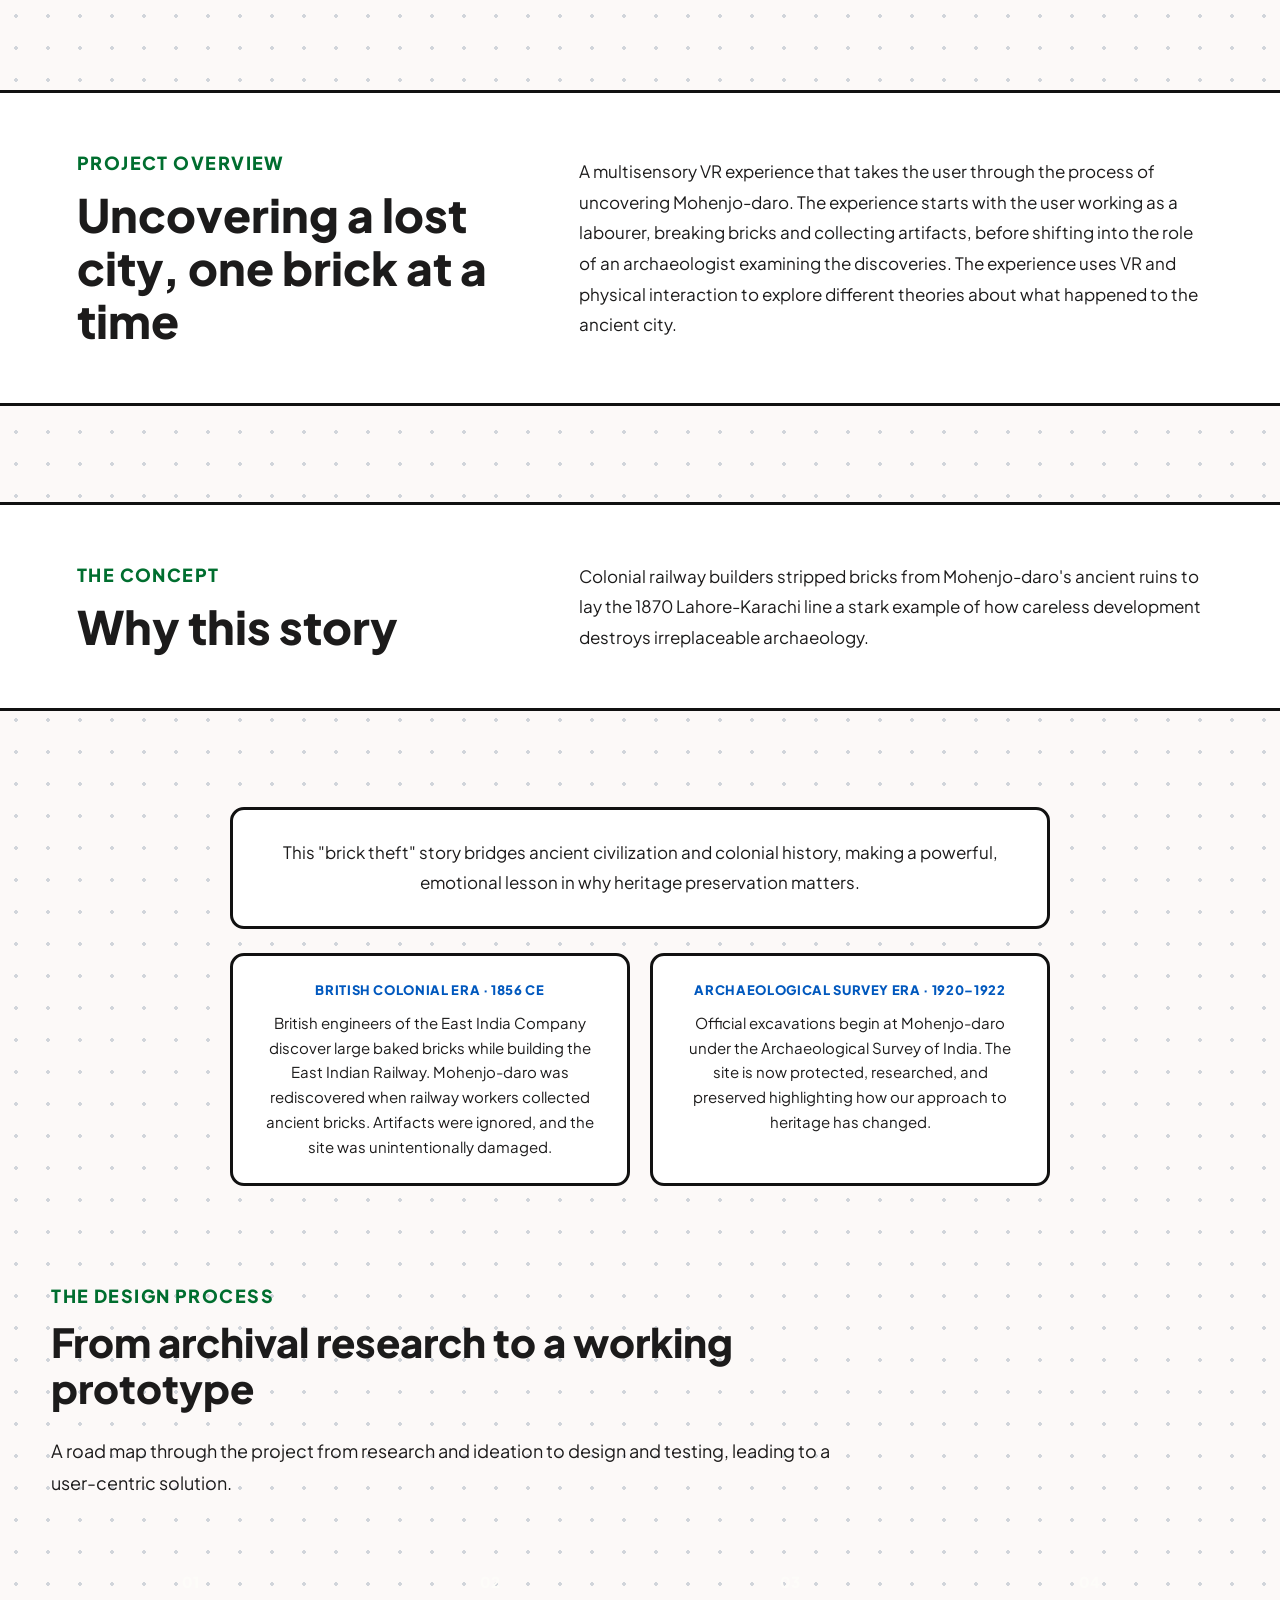
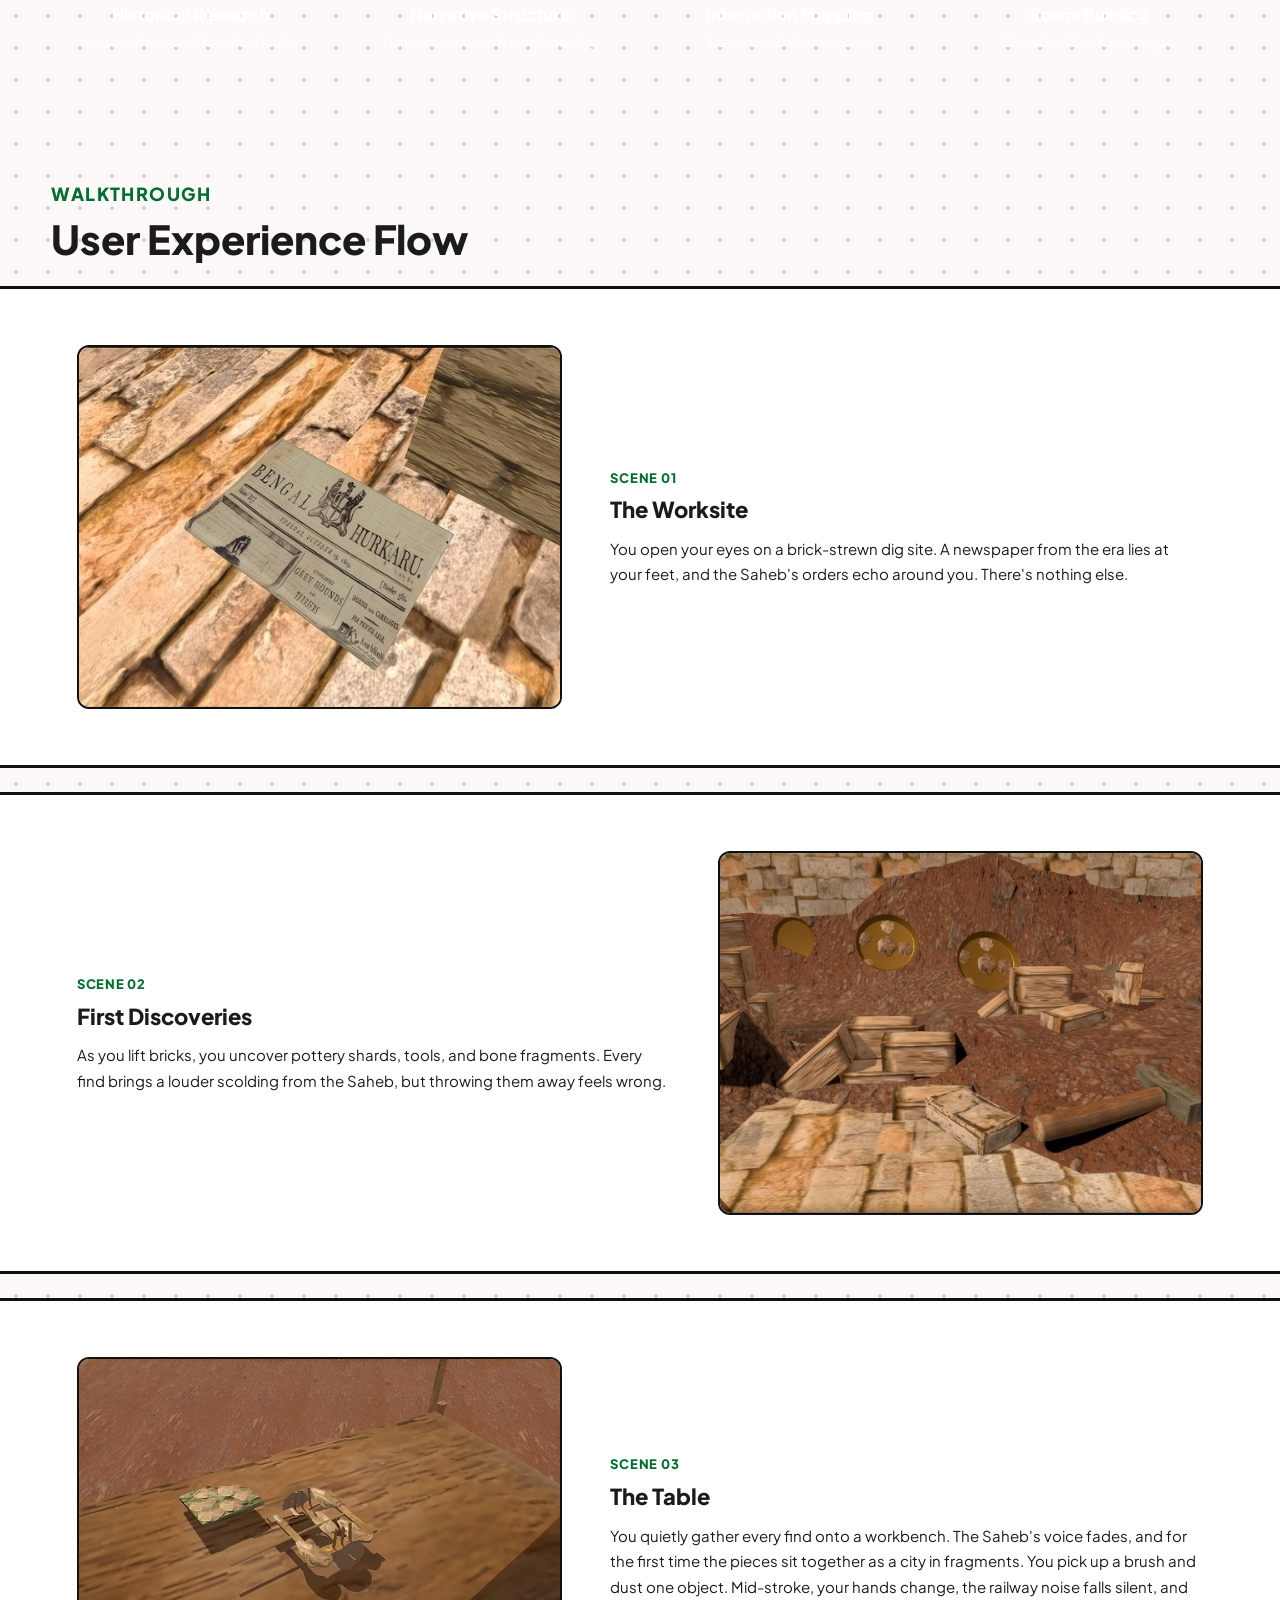
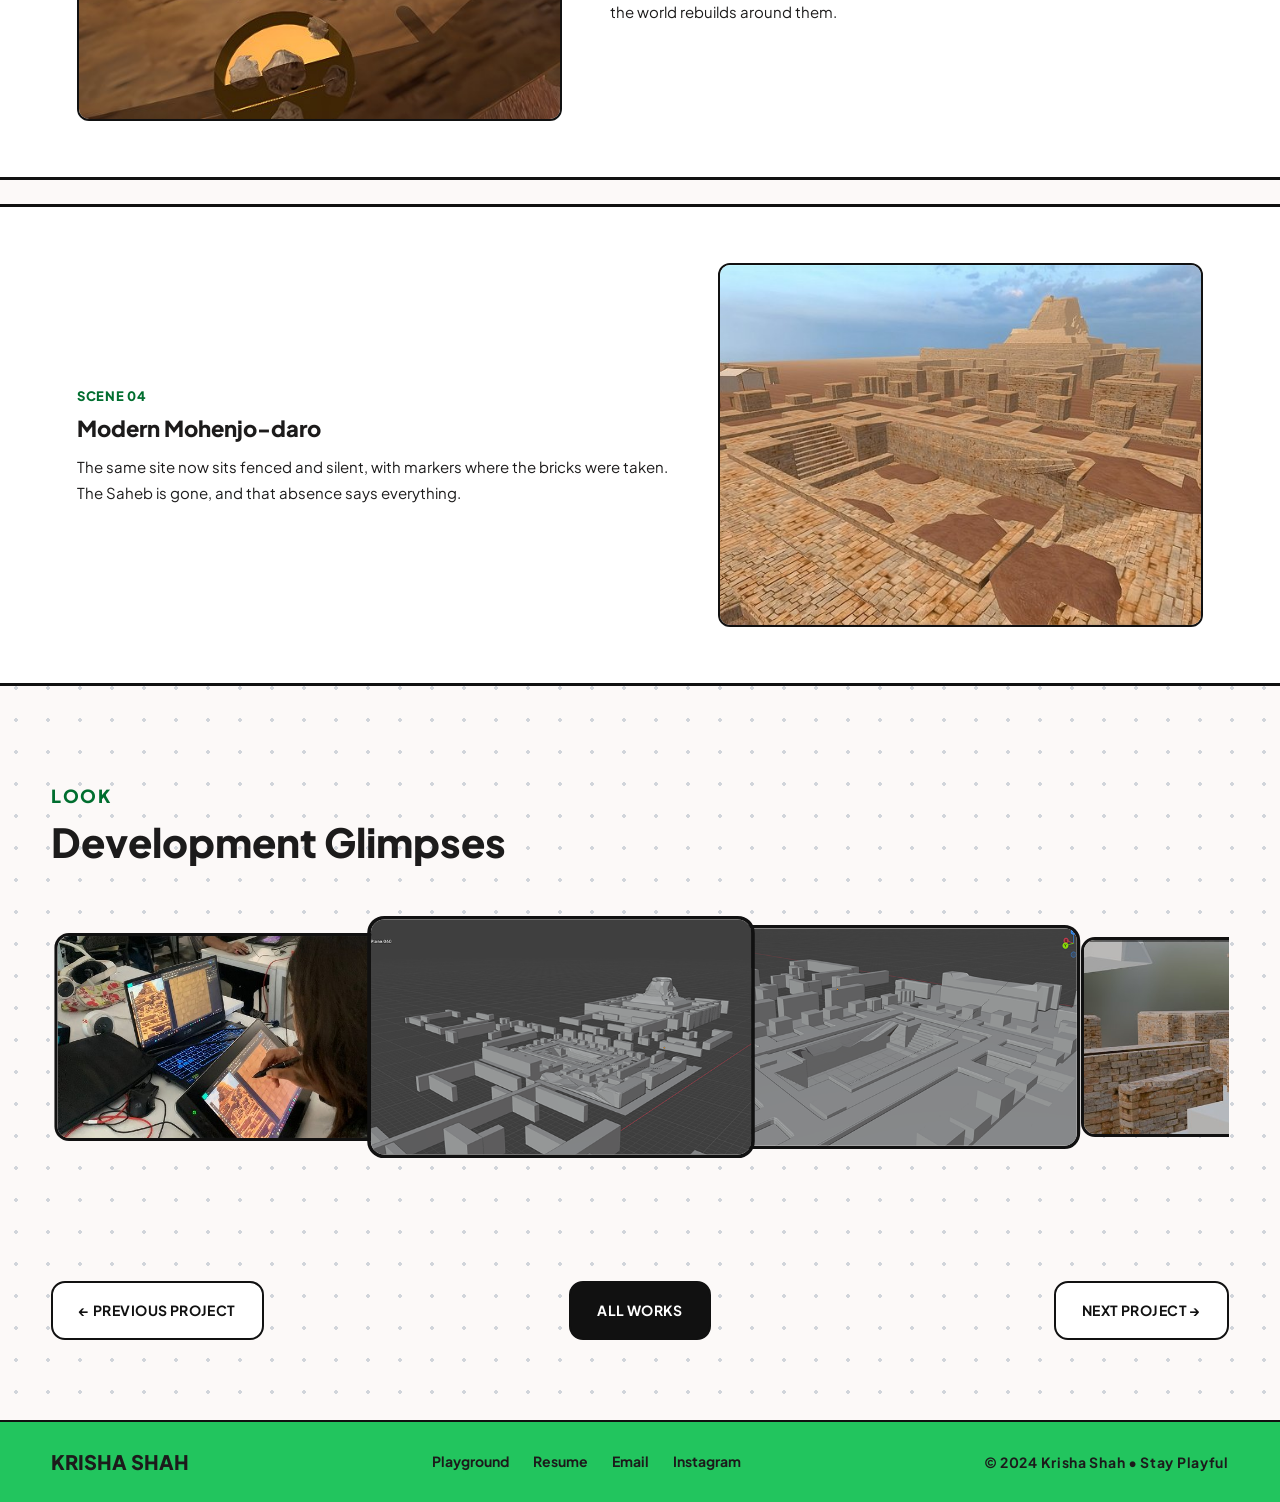
<file: vr-mohenjo-daro.html>
<!DOCTYPE html>
<html lang="en">

<head>
    <meta charset="UTF-8">
    <meta name="viewport" content="width=device-width, initial-scale=1.0">
    <title>VR Mohenjo Daro | Krisha Shah</title>
    <link rel="stylesheet" href="style.css">
    <link rel="stylesheet" href="case-study.css">
    <style>
        /* VR Mohenjo Daro-only overrides. Kept local to this page so the
           other case study pages are unaffected. */

        /* the excavation-brick brown, used only on this project's meta bar
           and design process roadmap */
        .cs-meta-c1,
        .cs-meta-c2,
        .cs-meta-c3,
        .cs-meta-c4,
        .cs-meta-c5 {
            background: linear-gradient(135deg,#5c3a1f);
        }

        .cs-pipeline-step:nth-child(1),
        .cs-pipeline-step:nth-child(2),
        .cs-pipeline-step:nth-child(3),
        .cs-pipeline-step:nth-child(4) {
            background: linear-gradient(135deg,#5c3a1f);
        }

        /* full-bleed "patch" layout for Overview / Concept, same as Shatter */
        .cs-split {
            width: 100vw;
            position: relative;
            left: 50%;
            transform: translateX(-50%);
            border-top: 3px solid var(--pure-black);
            border-bottom: 3px solid var(--pure-black);
            background: white;
        }

        .cs-split-inner {
            display: grid;
            grid-template-columns: 1fr 1.4fr;
            gap: 56px;
            align-items: center;
            padding: 56px clamp(24px, 6vw, 96px);
        }

        .cs-split-title {
            font-size: 46px;
            font-weight: 800;
            line-height: 1.15;
            margin-top: 10px;
        }

        .cs-split-body p {
            font-size: 17px;
            line-height: 1.8;
            color: var(--on-background);
        }

        /* User Experience Flow — same full-bleed patch treatment, image/text
           placement stays exactly as it was */
        .cs-flow-item {
            width: 100vw;
            position: relative;
            left: 50%;
            transform: translateX(-50%);
            border: none;
            border-top: 3px solid var(--pure-black);
            border-bottom: 3px solid var(--pure-black);
            border-radius: 0;
            background: white;
            padding: 56px clamp(24px, 6vw, 96px);
        }

        @media (max-width: 900px) {
            .cs-split-inner {
                grid-template-columns: 1fr;
                gap: 24px;
            }

            .cs-split-title {
                font-size: 32px;
            }
        }
    </style>
</head>

<body>
    <header>
        <div class="container nav-wrapper">
            <a href="index.html" class="logo">Krisha Shah</a>
            <button class="nav-toggle" id="navToggle" aria-label="Toggle menu" aria-expanded="false">☰</button>
            <nav class="nav-mobile-panel">
                <ul>
                    <li><a href="index.html">HOME</a></li>
                    <li><a href="works.html" class="active">ALL WORKS</a></li>
                    <li><a href="about.html">ABOUT</a></li>
                    <li><a href="contact.html">CONTACT</a></li>
                </ul>
            </nav>
            <div class="nav-mobile-panel nav-buttons">
                <a href="#" class="btn btn-3d">View my 3D website ✦</a>
                <a href="mailto:krisha@example.com" class="btn btn-nav">Say Hi!</a>
            </div>
        </div>
    </header>

    <main class="container">
        <a href="works.html" class="cs-back">← Back to All Works</a>

        <!-- Hero -->
        <section class="cs-hero">
            <div class="cs-hero-text">
                <span class="cs-tag">VR · Narrative Experience</span>
                <h1 class="headline-xl">VR MOHENJO DARO</h1>
                <p class="cs-hero-tagline">A multisensory VR journey through the excavation of Mohenjo-daro where careless development met careful discovery.</p>
            </div>
            <div class="cs-hero-media">
                <img src="VR COVER.jpg" alt="VR Mohenjo Daro cover art">
            </div>
        </section>

        <!-- Meta -->
        <div class="cs-meta-grid">
            <div class="cs-meta-item cs-meta-c1">
                <div class="cs-meta-label">Project Type</div>
                <div class="cs-meta-value">VR Narrative Experience</div>
            </div>
            <div class="cs-meta-item cs-meta-c2">
                <div class="cs-meta-label">Role</div>
                <div class="cs-meta-value">Environment Building, & VR Prototyping</div>
            </div>
            <div class="cs-meta-item cs-meta-featured">
                <div class="cs-meta-label">Duration</div>
                <div class="cs-meta-value">3 Weeks</div>
            </div>
            <div class="cs-meta-item cs-meta-c3">
                <div class="cs-meta-label">Platform</div>
                <div class="cs-meta-value">VR / Meta Quest</div>
            </div>
            <div class="cs-meta-item cs-meta-c4">
                <div class="cs-meta-label">Tools</div>
                <div class="cs-meta-value">Unity, Blender, Meta XR SDK</div>
            </div>
            <div class="cs-meta-item cs-meta-c5">
                <div class="cs-meta-label">Team</div>
                <div class="cs-meta-value">5 people</div>
            </div>
        </div>

        <!-- Trailer -->
        <section class="cs-section">
            <div class="cs-section-label">Watch</div>
            <h2 class="cs-section-title">Experience Preview</h2>
            <div class="cs-video-frame">
                <video data-src="VR VIDEO.mp4" muted loop playsinline preload="none"></video>
            </div>
        </section>

        <!-- Overview -->
        <section class="cs-section">
            <div class="cs-split">
                <div class="cs-split-inner">
                    <div class="cs-split-head">
                        <div class="cs-section-label">Project Overview</div>
                        <h2 class="cs-split-title">Uncovering a lost city, one brick at a time</h2>
                    </div>
                    <div class="cs-split-body">
                        <p>
                            A multisensory VR experience that takes the user through the process of uncovering
                            Mohenjo-daro. The experience starts with the user working as a labourer, breaking bricks and
                            collecting artifacts, before shifting into the role of an archaeologist examining the
                            discoveries. The experience uses VR and physical interaction to explore different theories
                            about what happened to the ancient city.
                        </p>
                    </div>
                </div>
            </div>
        </section>

        <!-- Concept -->
        <section class="cs-section">
            <div class="cs-split">
                <div class="cs-split-inner">
                    <div class="cs-split-head">
                        <div class="cs-section-label">The Concept</div>
                        <h2 class="cs-split-title">Why this story</h2>
                    </div>
                    <div class="cs-split-body">
                        <p>
                            Colonial railway builders stripped bricks from Mohenjo-daro's ancient ruins to lay the 1870
                            Lahore-Karachi line a stark example of how careless development destroys irreplaceable
                            archaeology.
                        </p>
                    </div>
                </div>
            </div>
        </section>

        <section class="cs-section">
            <div class="cs-text-boxes">
                <p class="cs-text-box">
                    This "brick theft" story bridges ancient civilization and colonial history, making a powerful,
                    emotional lesson in why heritage preservation matters.
                </p>
            </div>

            <div class="cs-timeline-grid">
                <div class="cs-timeline-box">
                    <div class="cs-timeline-era">British Colonial Era · 1856 CE</div>
                    <p>British engineers of the East India Company discover large baked bricks while building the East
                        Indian Railway. Mohenjo-daro was rediscovered when railway workers collected ancient bricks.
                        Artifacts were ignored, and the site was unintentionally damaged.</p>
                </div>
                <div class="cs-timeline-box">
                    <div class="cs-timeline-era">Archaeological Survey Era · 1920–1922</div>
                    <p>Official excavations begin at Mohenjo-daro under the Archaeological Survey of India. The site is
                        now protected, researched, and preserved highlighting how our approach to heritage has
                        changed.</p>
                </div>
            </div>
        </section>

        <!-- Design process -->
        <section class="cs-section">
            <div class="cs-section-label">The Design Process</div>
            <h2 class="cs-section-title">From archival research to a working prototype</h2>
            <p class="cs-body-text" style="margin-bottom: 40px;">
                A road map through the project from research and ideation to design and testing, leading to a
                user-centric solution.
            </p>
            <div class="cs-pipeline cs-pipeline-4">
                <div class="cs-pipeline-step">
                    <div class="cs-pipeline-num">01</div>
                    <div class="cs-pipeline-title">Historical Research</div>
                    <div class="cs-pipeline-desc">Historical research & archival study</div>
                </div>
                <div class="cs-pipeline-step">
                    <div class="cs-pipeline-num">02</div>
                    <div class="cs-pipeline-title">Narrative Structure</div>
                    <div class="cs-pipeline-desc">Narrative structure & storyboarding</div>
                </div>
                <div class="cs-pipeline-step">
                    <div class="cs-pipeline-num">03</div>
                    <div class="cs-pipeline-title">Interaction Mapping</div>
                    <div class="cs-pipeline-desc">Interaction & flow mapping</div>
                </div>
                <div class="cs-pipeline-step">
                    <div class="cs-pipeline-num">04</div>
                    <div class="cs-pipeline-title">Scene Building</div>
                    <div class="cs-pipeline-desc">Scene building & prototype</div>
                </div>
            </div>
        </section>

        <!-- User experience flow -->
        <section class="cs-section">
            <div class="cs-section-label">Walkthrough</div>
            <h2 class="cs-section-title">User Experience Flow</h2>
            <div class="cs-flow-list">
                <div class="cs-flow-item">
                    <div class="cs-flow-media"><img loading="lazy" src="vr ux 1.jpg" alt="Scene 1: The Worksite"></div>
                    <div class="cs-flow-text">
                        <div class="cs-flow-num">Scene 01</div>
                        <div class="cs-flow-title">The Worksite</div>
                        <p class="cs-flow-desc">You open your eyes on a brick-strewn dig site. A newspaper from the era
                            lies at your feet, and the Saheb's orders echo around you. There's nothing else.</p>
                    </div>
                </div>
                <div class="cs-flow-item cs-flow-reverse">
                    <div class="cs-flow-media"><img loading="lazy" src="vr ux 2.jpg" alt="Scene 2: First Discoveries"></div>
                    <div class="cs-flow-text">
                        <div class="cs-flow-num">Scene 02</div>
                        <div class="cs-flow-title">First Discoveries</div>
                        <p class="cs-flow-desc">As you lift bricks, you uncover pottery shards, tools, and bone
                            fragments. Every find brings a louder scolding from the Saheb, but throwing them away feels
                            wrong.</p>
                    </div>
                </div>
                <div class="cs-flow-item">
                    <div class="cs-flow-media"><img loading="lazy" src="vr ux 3.jpg" alt="Scene 3: The Table"></div>
                    <div class="cs-flow-text">
                        <div class="cs-flow-num">Scene 03</div>
                        <div class="cs-flow-title">The Table</div>
                        <p class="cs-flow-desc">You quietly gather every find onto a workbench. The Saheb's voice fades,
                            and for the first time the pieces sit together as a city in fragments. You pick up a brush
                            and dust one object. Mid-stroke, your hands change, the railway noise falls silent, and the
                            world rebuilds around them.</p>
                    </div>
                </div>
                <div class="cs-flow-item cs-flow-reverse">
                    <div class="cs-flow-media"><img loading="lazy" src="vr ux 4.jpg" alt="Scene 4: Modern Mohenjo-daro"></div>
                    <div class="cs-flow-text">
                        <div class="cs-flow-num">Scene 04</div>
                        <div class="cs-flow-title">Modern Mohenjo-daro</div>
                        <p class="cs-flow-desc">The same site now sits fenced and silent, with markers where the bricks
                            were taken. The Saheb is gone, and that absence says everything.</p>
                    </div>
                </div>
            </div>
        </section>

        <!-- Development glimpses -->
        <section class="cs-section">
            <div class="cs-section-label">Look</div>
            <h2 class="cs-section-title">Development Glimpses</h2>
            <div class="cs-glimpse-track" id="glimpseTrack"></div>
        </section>

        <!-- Project navigation -->
        <div class="cs-project-nav">
            <a href="shatter.html" class="cs-nav-btn cs-nav-prev">← Previous Project</a>
            <a href="works.html" class="cs-nav-btn cs-nav-center">All Works</a>
            <a href="between-sand-and-silence.html" class="cs-nav-btn cs-nav-next">Next Project →</a>
        </div>
    </main>

    <footer>
        <div class="container footer-wrapper">
            <div class="logo">KRISHA SHAH</div>
            <div style="display: flex; gap: 24px; font-weight: 700; font-size: 14px;">
                <a href="#" style="color: inherit; text-decoration: none;">Playground</a>
                <a href="#" style="color: inherit; text-decoration: none;">Resume</a>
                <a href="#" style="color: inherit; text-decoration: none;">Email</a>
                <a href="#" style="color: inherit; text-decoration: none;">Instagram</a>
            </div>
            <div class="label-bold" style="text-transform: none;">© 2024 Krisha Shah • Stay Playful</div>
        </div>
    </footer>

    <script src="main.js"></script>
    <script>
        // Development Glimpses — infinite coverflow carousel
        (function () {
            var track = document.getElementById('glimpseTrack');
            if (!track) return;

            var files = [
                'vr glimps 1.jpg', 'vr glimps 2.png', 'vr glimps 3.png', 'vr glimps 4.jpg',
                'vr glimps 5.png', 'vr glimps 6.jpg', 'vr glimps 7.jpg'
            ];
            var setCount = 3; // triplicate so we can loop seamlessly in both directions

            for (var s = 0; s < setCount; s++) {
                files.forEach(function (file) {
                    var item = document.createElement('div');
                    item.className = 'cs-glimpse-item';
                    var img = document.createElement('img');
                    img.src = file;
                    img.loading = 'lazy';
                    img.alt = file.replace('.png', '');
                    img.draggable = false;
                    item.appendChild(img);
                    track.appendChild(item);
                });
            }

            function updateScale() {
                var rect = track.getBoundingClientRect();
                var centerX = rect.left + rect.width / 2;
                var maxDist = rect.width / 2;
                Array.prototype.forEach.call(track.children, function (item) {
                    var r = item.getBoundingClientRect();
                    var itemCenter = r.left + r.width / 2;
                    var dist = Math.abs(itemCenter - centerX);
                    var closeness = Math.max(0, 1 - dist / (maxDist * 0.85));
                    var scale = 1 + closeness * 0.25;
                    item.style.transform = 'scale(' + scale.toFixed(3) + ')';
                    item.style.zIndex = Math.round(scale * 100);
                });
            }

            function loopCheck() {
                var setWidth = track.scrollWidth / setCount;
                if (track.scrollLeft < setWidth * 0.5) {
                    track.scrollLeft += setWidth;
                } else if (track.scrollLeft > setWidth * 1.5) {
                    track.scrollLeft -= setWidth;
                }
            }

            // start centered in the middle set
            requestAnimationFrame(function () {
                track.scrollLeft = track.scrollWidth / setCount;
                updateScale();
            });

            var loopTimer = null;
            track.addEventListener('scroll', function () {
                updateScale();
                if (loopTimer) clearTimeout(loopTimer);
                loopTimer = setTimeout(loopCheck, 80);
            }, { passive: true });

            track.addEventListener('wheel', function (e) {
                if (Math.abs(e.deltaY) > Math.abs(e.deltaX)) {
                    e.preventDefault();
                    track.scrollLeft += e.deltaY;
                }
            }, { passive: false });

            window.addEventListener('resize', updateScale);
        })();
    </script>
</body>

</html>
</file>
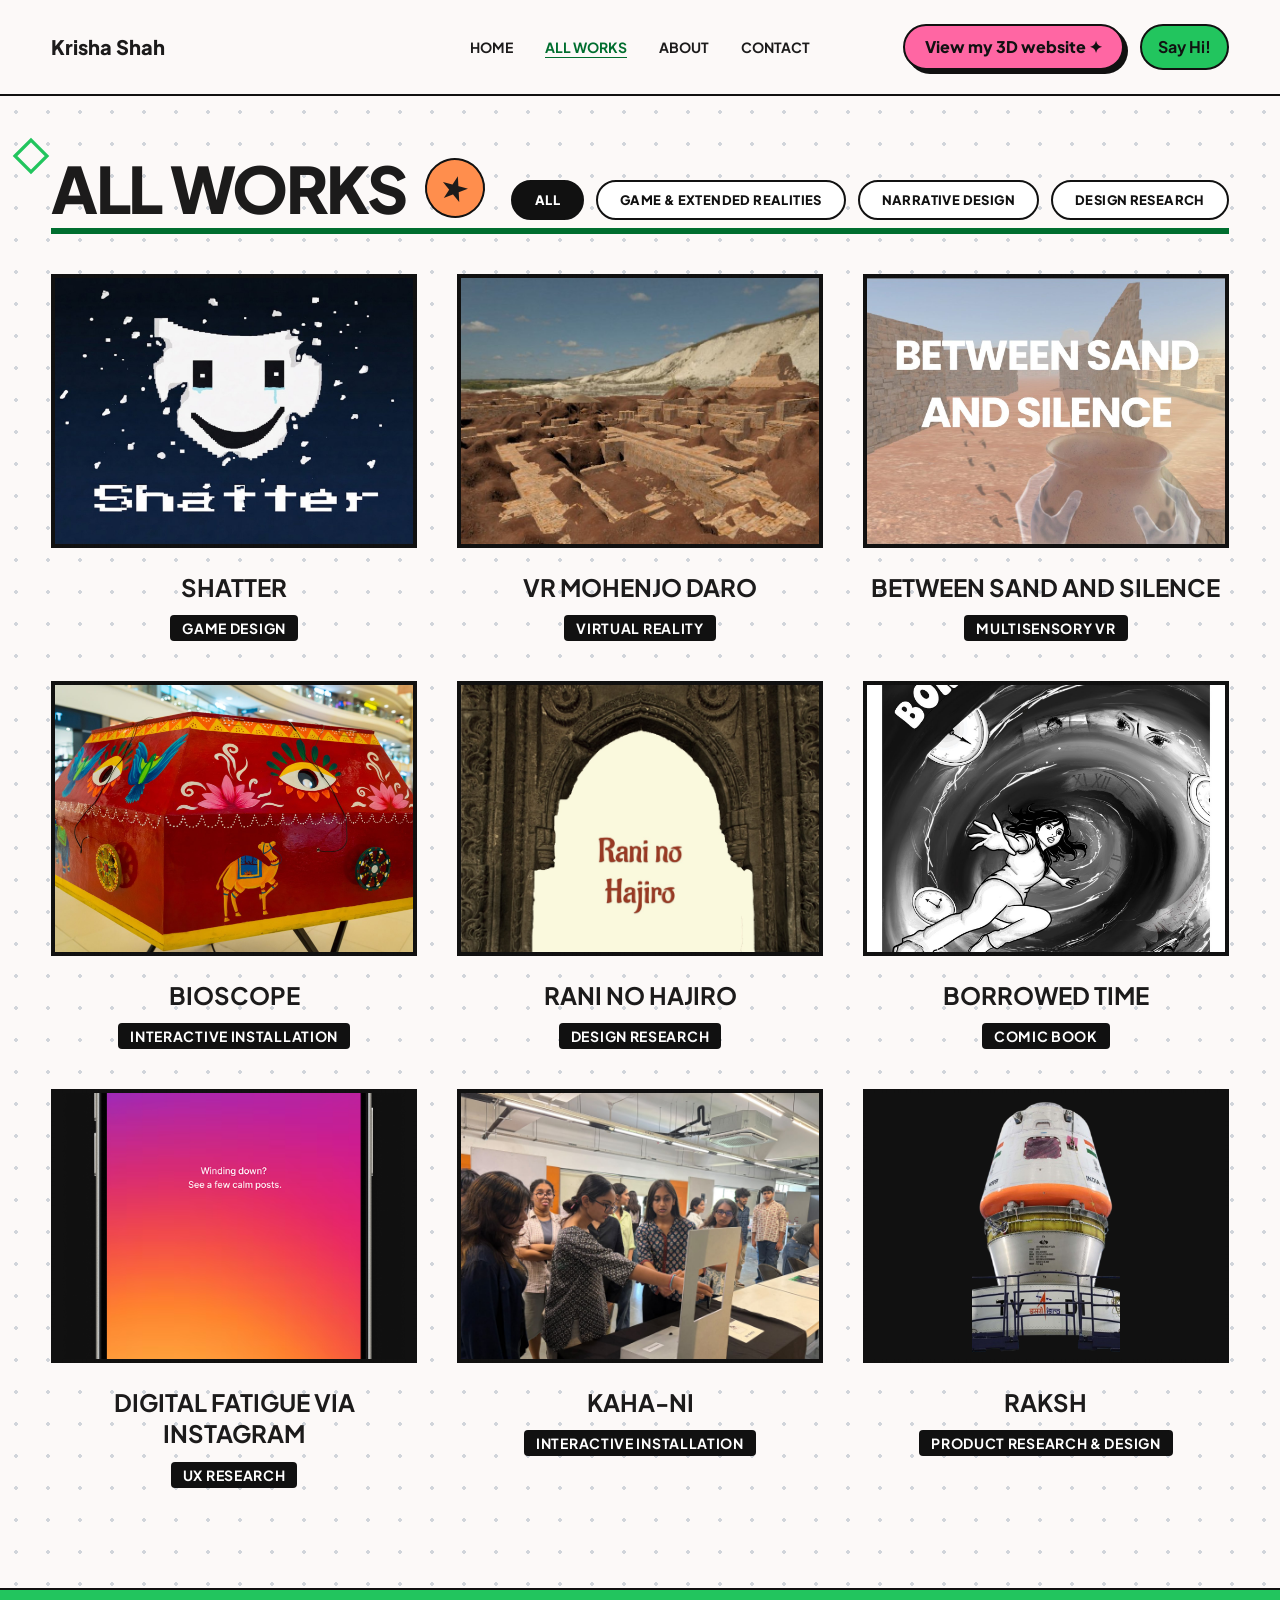
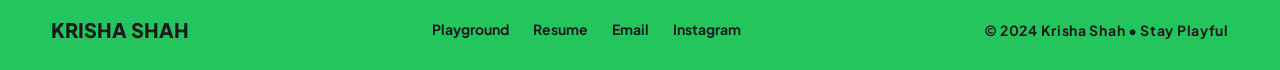
<file: works.html>
<!DOCTYPE html>
<html lang="en">

<head>
    <meta charset="UTF-8">
    <meta name="viewport" content="width=device-width, initial-scale=1.0">
    <title>All Works | Krisha Shah</title>
    <link rel="stylesheet" href="style.css">
    <style>
        .works-header {
            display: flex;
            justify-content: space-between;
            align-items: flex-end;
            margin-top: 60px;
            margin-bottom: 40px;
            border-bottom: 6px solid var(--primary);
            padding-bottom: 8px;
            position: relative;
        }

        .works-header h1 {
            font-size: 64px;
            line-height: 1;
        }

        .star-icon {
            width: 60px;
            height: 60px;
            background: var(--zesty-orange);
            border: 2px solid var(--pure-black);
            border-radius: 50%;
            display: flex;
            align-items: center;
            justify-content: center;
            font-size: 32px;
            transform: rotate(15deg);
        }

        .works-grid {
            display: grid;
            grid-template-columns: repeat(3, 1fr);
            gap: 40px;
            margin-bottom: 100px;
        }

        @media (max-width: 900px) {
            .works-grid {
                grid-template-columns: repeat(2, 1fr);
            }
        }

        @media (max-width: 600px) {
            .works-grid {
                grid-template-columns: 1fr;
            }
        }

        .work-card {
            text-align: center;
        }

        .work-card .stamp-border {
            aspect-ratio: 4/3;
            margin-bottom: 24px;
            display: flex;
            align-items: center;
            justify-content: center;
        }

        .work-card.is-hidden {
            display: none;
        }

        /* Category filters — colors pulled from the site's own home-page
           palette (the pink nav button, plus the green/blue/orange triad
           used across doodles, buttons and skill stickers). */
        .works-filters {
            display: flex;
            flex-wrap: wrap;
            gap: 12px;
        }

        .filter-btn {
            display: inline-flex;
            align-items: center;
            border: 2px solid var(--pure-black);
            border-radius: 999px;
            padding: 10px 22px;
            font-family: var(--font-family);
            font-weight: 800;
            font-size: 13px;
            text-transform: uppercase;
            letter-spacing: 0.03em;
            background: white;
            color: var(--pure-black);
            cursor: pointer;
            transition: transform 0.2s ease, box-shadow 0.2s ease, background 0.2s ease, color 0.2s ease;
        }

        .filter-btn:hover {
            transform: translate(-2px, -2px);
            box-shadow: 3px 3px 0 var(--pure-black);
        }

        .filter-btn.is-active {
            color: white;
            border-color: var(--pure-black);
        }

        .filter-btn[data-filter="all"].is-active {
            background: var(--pure-black);
        }

        .filter-btn[data-filter="game"].is-active {
            background: var(--electric-blue);
        }

        .filter-btn[data-filter="narrative"].is-active {
            background: var(--zesty-orange);
        }

        .filter-btn[data-filter="research"].is-active {
            background: var(--kelly-green);
        }

        @media (max-width: 700px) {
            .works-header {
                flex-direction: column;
                align-items: flex-start;
                gap: 20px;
            }
        }
    </style>
</head>

<body>
    <header>
        <div class="container nav-wrapper">
            <a href="index.html" class="logo">Krisha Shah</a>
            <button class="nav-toggle" id="navToggle" aria-label="Toggle menu" aria-expanded="false">☰</button>
            <nav class="nav-mobile-panel">
                <ul>
                    <li><a href="index.html" class="active">HOME</a></li>
                    <li><a href="works.html">ALL WORKS</a></li>
                    <li><a href="about.html">ABOUT</a></li>
                    <li><a href="contact.html">CONTACT</a></li>
                </ul>
            </nav>
            <div class="nav-mobile-panel nav-buttons">
                <a href="#" class="btn btn-3d">View my 3D website ✦</a>
                <a href="mailto:krisha@example.com" class="btn btn-nav">Say Hi!</a>
            </div>
        </div>
    </header>

    <main class="container">
        <div class="works-header">
            <div style="display: flex; align-items: center; gap: 20px;">
                <h1 class="headline-xl">ALL WORKS</h1>
                <div class="star-icon">★</div>
                <div class="doodle" style="top: -20px; left: -40px;"><svg width="40" height="40"
                        viewBox="0 0 100 100">
                        <path d="M10 50 L50 10 L90 50 L50 90 Z" fill="none" stroke="#22c55e" stroke-width="8" />
                    </svg></div>
            </div>
            <div class="works-filters">
                <button class="filter-btn is-active" data-filter="all">All</button>
                <button class="filter-btn" data-filter="game">Game &amp; Extended Realities</button>
                <button class="filter-btn" data-filter="narrative">Narrative Design</button>
                <button class="filter-btn" data-filter="research">Design Research</button>
            </div>
        </div>

        <div class="works-grid">
            <!-- Project 1 -->
            <div class="work-card" data-href="shatter.html" data-category="game">
                <div class="project-card rotate-slight">
                    <div class="stamp-border"
                        style="background: var(--pure-black); padding: 0; overflow: hidden; display: flex; justify-content: center; align-items: center;">
                        <img loading="lazy" src="shatter-cover.jpg" alt="Shatter Cover"
                            style="width: 100%; height: 100%; object-fit: cover;">
                    </div>
                </div>
                <h4 class="headline-md" style="font-size: 24px;">SHATTER</h4>
                <span class="tag label-bold">GAME DESIGN</span>
            </div>

            <!-- Project 2 -->
            <div class="work-card" data-href="vr-mohenjo-daro.html" data-category="game">
                <div class="project-card">
                    <div class="stamp-border"
                        style="background: var(--pure-black); padding: 0; overflow: hidden; display: flex; justify-content: center; align-items: center;">
                        <img loading="lazy" src="kailasa-cover.jpg" alt="VR Mohenjo Daro Cover"
                            style="width: 100%; height: 100%; object-fit: cover;">
                    </div>
                </div>
                <h4 class="headline-md" style="font-size: 24px; margin-top: 24px;">VR MOHENJO DARO</h4>
                <span class="tag label-bold">VIRTUAL REALITY</span>
            </div>

            <!-- Project 2.5 -->
            <div class="work-card" data-href="between-sand-and-silence.html" data-category="game">
                <div class="project-card">
                    <div class="stamp-border"
                        style="background: var(--pure-black); padding: 0; overflow: hidden; display: flex; justify-content: center; align-items: center;">
                        <img loading="lazy" src="msd title.jpg" alt="Between Sand and Silence Cover"
                            style="width: 100%; height: 100%; object-fit: cover;">
                    </div>
                </div>
                <h4 class="headline-md" style="font-size: 24px; margin-top: 24px;">BETWEEN SAND AND SILENCE</h4>
                <span class="tag label-bold">MULTISENSORY VR</span>
            </div>

            <!-- Project 3 -->
            <div class="work-card" data-href="bioscope.html" data-category="narrative">
                <div class="project-card rotate-slight-right">
                    <div class="stamp-border"
                        style="background: var(--pure-black); padding: 0; overflow: hidden; display: flex; justify-content: center; align-items: center;">
                        <img loading="lazy" src="bio cover.jpg" alt="Bioscope Cover"
                            style="width: 100%; height: 100%; object-fit: cover;">
                    </div>
                </div>
                <h4 class="headline-md" style="font-size: 24px; margin-top: 24px;">BIOSCOPE</h4>
                <span class="tag label-bold">INTERACTIVE INSTALLATION</span>
            </div>

            <!-- Project 4 -->
            <div class="work-card" data-href="rani-no-hajiro.html" data-category="research">
                <div class="project-card rotate-slight">
                    <div class="stamp-border"
                        style="background: var(--pure-black); padding: 0; overflow: hidden; display: flex; justify-content: center; align-items: center;">
                        <img loading="lazy" src="RNC cover.jpg" alt="Rani no Hajiro Cover"
                            style="width: 100%; height: 100%; object-fit: cover;">
                    </div>
                </div>
                <h4 class="headline-md" style="font-size: 24px; margin-top: 24px;">RANI NO HAJIRO</h4>
                <span class="tag label-bold">DESIGN RESEARCH</span>
            </div>

            <!-- Project 5 -->
            <div class="work-card" data-href="borrowed-time.html" data-category="narrative">
                <div class="project-card rotate-slight-right">
                    <div class="stamp-border"
                        style="background: var(--pure-black); padding: 0; overflow: hidden; display: flex; justify-content: center; align-items: center;">
                        <img loading="lazy" src="image 1.jpg" alt="Comic Cover"
                            style="width: 100%; height: 100%; object-fit: cover;">
                    </div>
                </div>
                <h4 class="headline-md" style="font-size: 24px; margin-top: 24px;">BORROWED TIME</h4>
                <span class="tag label-bold">COMIC BOOK</span>
            </div>

            <!-- Project 6 -->
            <div class="work-card" data-href="digital-fatigue.html" data-category="research">
                <div class="project-card rotate-slight">
                    <div class="stamp-border"
                        style="background: var(--pure-black); padding: 0; overflow: hidden; display: flex; justify-content: center; align-items: center;">
                        <img loading="lazy" src="insta 4.png" alt="Digital Fatigue via Instagram Cover"
                            style="width: 100%; height: 100%; object-fit: cover;">
                    </div>
                </div>
                <h4 class="headline-md" style="font-size: 24px; margin-top: 24px;">DIGITAL FATIGUE VIA INSTAGRAM</h4>
                <span class="tag label-bold">UX RESEARCH</span>
            </div>

            <!-- Project 7 -->
            <div class="work-card" data-href="kaha-ni.html" data-category="narrative">
                <div class="project-card rotate-slight-right">
                    <div class="stamp-border"
                        style="background: var(--pure-black); padding: 0; overflow: hidden; display: flex; justify-content: center; align-items: center;">
                        <img loading="lazy" src="dsl1.jpg" alt="Kaha-ni Cover"
                            style="width: 100%; height: 100%; object-fit: cover;">
                    </div>
                </div>
                <h4 class="headline-md" style="font-size: 24px; margin-top: 24px;">KAHA-NI</h4>
                <span class="tag label-bold">INTERACTIVE INSTALLATION</span>
            </div>

            <!-- Project 8 -->
            <div class="work-card" data-href="raksh.html" data-category="research">
                <div class="project-card rotate-slight">
                    <div class="stamp-border"
                        style="background: var(--pure-black); padding: 0; overflow: hidden; display: flex; justify-content: center; align-items: center;">
                        <img loading="lazy" src="about isro.png" alt="Raksh Cover"
                            style="width: 100%; height: 100%; object-fit: contain;">
                    </div>
                </div>
                <h4 class="headline-md" style="font-size: 24px; margin-top: 24px;">RAKSH</h4>
                <span class="tag label-bold">PRODUCT RESEARCH & DESIGN</span>
            </div>

        </div>

        <!-- Project Details Modal -->
        <div id="projectModal" class="project-modal-overlay">
            <div class="project-modal-wrapper">
                <button id="modalCloseBtn" class="modal-close-btn">✕</button>
                <button id="modalPrevBtn" class="modal-nav-btn modal-prev-btn">‹</button>
                <button id="modalNextBtn" class="modal-nav-btn modal-next-btn">›</button>

                <div class="project-modal-inner">
                    <div class="modal-scroll-content" id="modalImageContainer">
                        <!-- Images will be injected here by JS -->
                    </div>
                </div>
            </div>
        </div>
    </main>

    <footer>
        <div class="container footer-wrapper">
            <div class="logo">KRISHA SHAH</div>
            <div style="display: flex; gap: 24px; font-weight: 700; font-size: 14px;">
                <a href="#" style="color: inherit; text-decoration: none;">Playground</a>
                <a href="#" style="color: inherit; text-decoration: none;">Resume</a>
                <a href="#" style="color: inherit; text-decoration: none;">Email</a>
                <a href="#" style="color: inherit; text-decoration: none;">Instagram</a>
            </div>
            <div class="label-bold" style="text-transform: none;">© 2024 Krisha Shah • Stay Playful</div>
        </div>
    </footer>
    <script src="main.js"></script>
    <script>
        // Category filters
        (function () {
            var buttons = document.querySelectorAll('.filter-btn');
            var cards = document.querySelectorAll('.work-card');
            if (!buttons.length) return;

            buttons.forEach(function (btn) {
                btn.addEventListener('click', function () {
                    buttons.forEach(function (b) { b.classList.remove('is-active'); });
                    btn.classList.add('is-active');

                    var filter = btn.dataset.filter;
                    cards.forEach(function (card) {
                        var show = filter === 'all' || card.dataset.category === filter;
                        card.classList.toggle('is-hidden', !show);
                    });
                });
            });
        })();
    </script>
</body>

</html>
</file>
<file: style.css>
@import url('https://fonts.googleapis.com/css2?family=Plus+Jakarta+Sans:wght@500;700;800&display=swap');

:root {
  /* Colors */
  --surface: #fcf9f8;
  --surface-dim: #dcd9d9;
  --surface-bright: #fcf9f8;
  --surface-container-lowest: #ffffff;
  --surface-container-low: #f6f3f2;
  --surface-container: #f0edec;
  --surface-container-high: #ebe7e7;
  --surface-container-highest: #e5e2e1;
  --on-surface: #1c1b1b;
  --on-surface-variant: #3d4a3d;
  --inverse-surface: #313030;
  --inverse-on-surface: #f3f0ef;
  --outline: #6d7b6c;
  --outline-variant: #bccbb9;
  --primary: #006e2f;
  --on-primary: #ffffff;
  --primary-container: #22c55e;
  --on-primary-container: #004b1e;
  --secondary: #0058be;
  --on-secondary: #ffffff;
  --secondary-container: #2170e4;
  --on-secondary-container: #fefcff;
  --tertiary: #9d4300;
  --on-tertiary: #ffffff;
  --tertiary-container: #ff8e4d;
  --on-tertiary-container: #6d2d00;
  --background: #fcf9f8;
  --on-background: #1c1b1b;
  --surface-variant: #e5e2e1;

  --pure-black: #111111;
  --off-white: #fbf8f3;
  --kelly-green: #006e2f;
  --electric-blue: #0058be;
  --zesty-orange: #ff8e4d;

  /* Typography */
  --font-family: 'Plus Jakarta Sans', sans-serif;

  /* Spacing & Grid */
  --base-unit: 8px;
  --grid-dot-size: 2px;
  --grid-gap: 32px;
  --margin-container: clamp(24px, 4vw, 64px);
  --gutter: 24px;

  /* Radii */
  --rounded-sm: 0.25rem;
  --rounded: 0.5rem;
  --rounded-md: 0.75rem;
  --rounded-lg: 1rem;
  --rounded-xl: 1.5rem;
  --rounded-full: 9999px;
}

* {
  box-sizing: border-box;
  margin: 0;
  padding: 0;
}

body {
  font-family: var(--font-family);
  background-color: var(--background);
  color: var(--on-background);
  line-height: 1.6;
  overflow-x: hidden;
  /* Dotted background */
  background-image: radial-gradient(#d1d5db var(--grid-dot-size), transparent var(--grid-dot-size));
  background-size: var(--grid-gap) var(--grid-gap);
  background-position: 0 0;
}

/* Typography Classes */
.headline-xl {
  font-size: 84px;
  font-weight: 800;
  line-height: 1.1;
  letter-spacing: -0.04em;
}

.headline-lg {
  font-size: 48px;
  font-weight: 800;
  line-height: 1.2;
  letter-spacing: -0.02em;
}

.headline-md {
  font-size: 32px;
  font-weight: 700;
  line-height: 1.3;
}

.body-lg {
  font-size: 20px;
  font-weight: 500;
  line-height: 1.6;
}

.body-md {
  font-size: 16px;
  font-weight: 500;
  line-height: 1.6;
}

.label-bold {
  font-size: 14px;
  font-weight: 700;
  line-height: 1.0;
  text-transform: uppercase;
  letter-spacing: 0.05em;
}

/* Layout */
.container {
  max-width: 1800px;
  margin: 0 auto;
  padding: 0 var(--margin-container);
}

.grid-12 {
  display: grid;
  grid-template-columns: repeat(12, 1fr);
  gap: var(--gutter);
}

/* Components */
/* Buttons */
.btn {
  display: inline-flex;
  align-items: center;
  justify-content: center;
  padding: 12px 24px;
  border: 2px solid var(--pure-black);
  border-radius: var(--rounded-full);
  background: var(--surface-container-lowest);
  color: var(--on-background);
  font-family: var(--font-family);
  font-weight: 700;
  cursor: pointer;
  text-decoration: none;
  transition: all 0.2s ease;
  position: relative;
}

.btn:hover {
  transform: translate(-2px, -2px);
  box-shadow: 4px 4px 0 var(--pure-black);
}

.btn-primary {
  background: var(--secondary);
  color: var(--on-secondary);
}

.btn-accent {
  background: var(--zesty-orange);
  color: var(--pure-black);
  border-radius: var(--rounded);
}

.btn-nav {
  background: var(--primary-container);
  color: var(--pure-black);
  padding: 8px 16px;
}

.btn-3d {
  background: #ff66a3;
  color: var(--pure-black);
  border: 2px solid var(--pure-black);
  border-radius: var(--rounded-full);
  padding: 8px 20px;
  font-weight: 800;
  box-shadow: 4px 4px 0 var(--pure-black);
  animation: wiggle 3s infinite ease-in-out;
  display: inline-flex;
  align-items: center;
  gap: 8px;
  text-decoration: none;
  transition: all 0.2s cubic-bezier(0.25, 0.8, 0.25, 1);
}

.btn-3d:hover {
  animation: none;
  transform: scale(1.05) translateY(-4px) rotate(0deg);
  box-shadow: 6px 6px 0 var(--pure-black);
  background: #ff4d94;
}

.btn-3d:active {
  transform: scale(0.95) translateY(0);
  box-shadow: 0 0 0 var(--pure-black);
}

@keyframes wiggle {

  0%,
  100% {
    transform: rotate(-2deg);
  }

  50% {
    transform: rotate(2deg) translateY(-2px);
  }
}

/* Navigation */
header {
  padding: 24px 0;
  border-bottom: 2px solid var(--pure-black);
  background: var(--background);
}

.nav-wrapper {
  display: flex;
  justify-content: space-between;
  align-items: center;
}

.nav-wrapper>.logo {
  flex: 1;
}

.nav-wrapper>div {
  flex: 1;
  justify-content: flex-end;
}

.nav-buttons {
  display: flex;
  gap: 16px;
  align-items: center;
}

.logo {
  font-size: 20px;
  font-weight: 800;
  text-decoration: none;
  color: var(--on-background);
}

/* Mobile hamburger toggle — hidden on desktop, shown only under the
   768px breakpoint below. */
.nav-toggle {
  display: none;
  width: 40px;
  height: 40px;
  border: 2px solid var(--pure-black);
  border-radius: var(--rounded);
  background: white;
  font-size: 18px;
  line-height: 1;
  align-items: center;
  justify-content: center;
  cursor: pointer;
  flex-shrink: 0;
}

nav ul {
  display: flex;
  gap: 32px;
  list-style: none;
}

nav a {
  text-decoration: none;
  color: var(--on-background);
  font-weight: 700;
  text-transform: uppercase;
  font-size: 14px;
  transition: color 0.2s;
}

nav a:hover,
nav a.active {
  color: var(--primary);
  text-decoration: underline;
  text-underline-offset: 4px;
}

/* Stamp Border for Cards */
.stamp-border {
  border: 4px dashed var(--pure-black);
  background: var(--off-white);
  padding: 16px;
  position: relative;
}

.stamp-border::before {
  content: "";
  position: absolute;
  inset: -12px;
  border: 2px solid var(--pure-black);
  z-index: -1;
  background: white;
}

.project-card {
  position: relative;
  transition: transform 0.2s;
}

.project-card:hover {
  transform: scale(1.02) rotate(1deg);
}

/* Straight at rest, tilts only on hover */
.project-card.rotate-slight,
.project-card.rotate-slight-right {
  transform: rotate(0deg);
}

.project-card.rotate-slight:hover {
  transform: scale(1.02) rotate(-2deg);
}

.project-card.rotate-slight-right:hover {
  transform: scale(1.02) rotate(2deg);
}

.tag {
  display: inline-block;
  background: var(--pure-black);
  color: white;
  padding: 6px 12px;
  border-radius: var(--rounded-sm);
  margin-top: 12px;
}

/* Brutalist specific classes */
.brutalist-card {
  background: white;
  border: 4px solid var(--pure-black);
  padding: 16px;
  box-shadow: 10px 10px 0 var(--pure-black);
  transition: transform 0.2s, box-shadow 0.2s;
  border-radius: 0;
}

.brutalist-card:hover {
  transform: translate(-4px, -4px);
  box-shadow: 14px 14px 0 var(--pure-black);
}

.brutalist-card.rotate-slight {
  transform: rotate(-2deg);
}

.brutalist-card.rotate-slight:hover {
  transform: rotate(-2deg) translate(-4px, -4px);
  box-shadow: 14px 14px 0 var(--pure-black);
}

.brutalist-card.rotate-slight-right {
  transform: rotate(2deg);
}

.brutalist-card.rotate-slight-right:hover {
  transform: rotate(2deg) translate(-4px, -4px);
  box-shadow: 14px 14px 0 var(--pure-black);
}

.card-image-wrapper {
  border: 3px solid var(--pure-black);
  aspect-ratio: 4/3;
  display: flex;
  align-items: center;
  justify-content: center;
  margin-bottom: 16px;
  position: relative;
  overflow: hidden;
}

.card-footer {
  display: flex;
  justify-content: space-between;
  align-items: flex-start;
}

.brutalist-tag {
  display: inline-block;
  color: white;
  padding: 6px 12px;
  font-size: 12px;
  font-weight: 700;
  text-transform: uppercase;
  border-radius: 0;
  margin-top: 0;
}

.btn-brutalist {
  display: inline-flex;
  align-items: center;
  justify-content: center;
  background: var(--pure-black);
  color: white;
  border-radius: 0;
  border: 2px solid var(--pure-black);
  box-shadow: 6px 6px 0 #b3b3b3;
  padding: 16px 32px;
  font-family: var(--font-family);
  font-weight: 700;
  text-transform: uppercase;
  letter-spacing: 0.05em;
  transition: all 0.2s;
  text-decoration: none;
}

.btn-brutalist:hover {
  transform: translate(-2px, -2px);
  box-shadow: 8px 8px 0 #b3b3b3;
}


/* Slider Section */
.featured-slider-wrapper {
  position: relative;
  overflow: hidden;
  padding: 40px 0;
}

.slider-track {
  display: flex;
  gap: 24px;
  transition: transform 0.4s ease-in-out;
  cursor: grab;
  overflow-x: auto;
  scrollbar-width: none;
  /* Firefox */
  padding: 24px 8px 32px 8px;
  overflow-anchor: none;
}

.slider-track::-webkit-scrollbar {
  display: none;
  /* Safari and Chrome */
}

.slider-track:active {
  cursor: grabbing;
}

.slider-item {
  flex: 0 0 calc(50% - 12px);
  min-width: 300px;
}

.slider-controls {
  display: flex;
  justify-content: space-between;
  position: absolute;
  top: 50%;
  left: 0;
  right: 0;
  transform: translateY(-50%);
  pointer-events: none;
}

.slider-btn {
  pointer-events: auto;
  width: 48px;
  height: 48px;
  border-radius: 50%;
  border: 2px solid var(--pure-black);
  background: white;
  display: flex;
  align-items: center;
  justify-content: center;
  cursor: pointer;
  box-shadow: 2px 2px 0 var(--pure-black);
  transition: all 0.2s;
  z-index: 10;
}

.slider-btn:hover {
  transform: translate(-1px, -1px);
  box-shadow: 4px 4px 0 var(--pure-black);
}

/* Footer */
footer {
  border-top: 2px solid var(--pure-black);
  background: var(--primary-container);
  padding: 24px 0;
  margin-top: 80px;
}

.footer-wrapper {
  display: flex;
  justify-content: space-between;
  align-items: center;
}

/* Utility / Decorative */
.doodle {
  position: absolute;
  pointer-events: none;
  z-index: 5;
}

.rotate-slight {
  transform: rotate(-2deg);
}

.rotate-slight-right {
  transform: rotate(2deg);
}

/* Responsive */
@media (max-width: 768px) {
  .headline-xl {
    font-size: 48px;
  }

  .headline-lg {
    font-size: 36px;
  }

  .grid-12 {
    grid-template-columns: 1fr;
  }

  /* Mobile header: logo + hamburger in one row, nav links and the two
     CTA buttons collapse into a dropdown panel opened by the toggle. */
  .nav-wrapper {
    flex-wrap: wrap;
    position: relative;
  }

  /* Don't let the logo grow to fill the row on mobile (flex:1 from the
     desktop layout was stretching it the full row width and pushing the
     toggle button off the edge of the screen) — just its natural size,
     with the toggle pinned to the right. */
  .nav-wrapper>.logo {
    flex: 0 0 auto;
  }

  .nav-toggle {
    margin-left: auto;
  }

  .nav-toggle {
    display: flex;
  }

  .nav-mobile-panel {
    display: none;
    width: 100%;
    order: 3;
  }

  .nav-wrapper.nav-open .nav-mobile-panel {
    display: flex;
  }

  .nav-wrapper nav.nav-mobile-panel {
    margin-top: 20px;
  }

  .nav-wrapper nav.nav-mobile-panel ul {
    flex-direction: column;
    gap: 0;
    width: 100%;
  }

  .nav-wrapper nav.nav-mobile-panel li {
    border-top: 1px solid var(--surface-variant);
  }

  .nav-wrapper nav.nav-mobile-panel li:first-child {
    border-top: none;
  }

  .nav-wrapper nav.nav-mobile-panel a {
    display: block;
    padding: 14px 4px;
    font-size: 16px;
  }

  .nav-wrapper div.nav-mobile-panel.nav-buttons {
    flex-direction: column;
    align-items: stretch;
    gap: 12px;
    margin-top: 16px;
    flex: none;
  }

  .nav-wrapper div.nav-mobile-panel.nav-buttons .btn {
    width: 100%;
    justify-content: center;
    white-space: normal;
    text-align: center;
  }

  .slider-item {
    flex: 0 0 100%;
  }
}

/* Marquee Animation */
.marquee-track {
  display: flex;
  align-items: center;
  gap: 40px;
  padding-right: 40px;
  /* equals gap for seamless loop */
  font-family: var(--font-family);
  font-weight: 800;
  font-size: 20px;
  animation: scroll-marquee 20s linear infinite;
}

@keyframes scroll-marquee {
  0% {
    transform: translateX(0);
  }

  100% {
    transform: translateX(-100%);
  }
}

/* --- Project Details Modal --- */
.project-modal-overlay {
  position: fixed;
  top: 0;
  left: 0;
  width: 100%;
  height: 100%;
  background: rgba(0, 0, 0, 0.8);
  z-index: 1000;
  display: flex;
  align-items: center;
  justify-content: center;
  opacity: 0;
  pointer-events: none;
  transition: opacity 0.3s ease;
  backdrop-filter: blur(4px);
}

.project-modal-overlay.active {
  opacity: 1;
  pointer-events: auto;
}

.project-modal-wrapper {
  background: #280687;
  /* Strong red */
  width: 90%;
  max-width: 1000px;
  height: 90vh;
  border-radius: 24px;
  position: relative;
  display: flex;
  flex-direction: column;
  padding: 40px;
  transform: translateY(20px) scale(0.95);
  transition: transform 0.3s cubic-bezier(0.175, 0.885, 0.32, 1.275);
}

.project-modal-overlay.active .project-modal-wrapper {
  transform: translateY(0) scale(1);
}

.project-modal-inner {
  background: #fcf9f8;
  border-radius: 16px;
  flex: 1;
  overflow-y: auto;
  display: flex;
  flex-direction: column;
  box-shadow: 0 10px 30px rgba(0, 0, 0, 0.2);
  /* Hide scrollbar for cleaner look, but keep functionality */
  scrollbar-width: thin;
  scrollbar-color: #d93025 transparent;
}

.project-modal-inner::-webkit-scrollbar {
  width: 6px;
}

.project-modal-inner::-webkit-scrollbar-thumb {
  background-color: #d93025;
  border-radius: 10px;
}

.modal-header-section {
  padding: 32px 40px 16px 40px;
  display: flex;
  justify-content: space-between;
  align-items: flex-start;
  border-bottom: 2px solid #eee;
}

.modal-title {
  color: #d93025;
  font-size: 48px;
  font-weight: 800;
  line-height: 1.1;
  margin-bottom: 8px;
  max-width: 600px;
}

.modal-tag {
  display: inline-block;
  background: #d93025;
  color: white;
  padding: 4px 12px;
  border-radius: 4px;
  font-weight: 700;
  font-size: 14px;
}

.modal-number {
  color: #d93025;
  font-size: 120px;
  font-weight: 800;
  line-height: 0.8;
}

.modal-scroll-content {
  padding: 0;
  flex: 1;
}

/* Modal Buttons */
.modal-close-btn,
.modal-nav-btn {
  position: absolute;
  width: 48px;
  height: 48px;
  border-radius: 50%;
  background: #202124;
  color: white;
  border: 2px solid rgba(255, 255, 255, 0.2);
  display: flex;
  align-items: center;
  justify-content: center;
  font-size: 20px;
  cursor: pointer;
  transition: all 0.2s ease;
  z-index: 10;
}

.modal-close-btn:hover,
.modal-nav-btn:hover {
  background: #000;
  transform: scale(1.1);
  border-color: rgba(255, 255, 255, 0.5);
}

.modal-close-btn {
  top: 16px;
  right: 16px;
}

.modal-nav-btn {
  top: 50%;
  transform: translateY(-50%);
}

.modal-prev-btn {
  left: -24px;
}

.modal-next-btn {
  right: -24px;
}

@media (max-width: 768px) {
  .project-modal-wrapper {
    padding: 20px;
    width: 95%;
  }

  .modal-title {
    font-size: 32px;
  }

  .modal-number {
    font-size: 64px;
  }

  .modal-header-section {
    padding: 20px;
    flex-direction: column;
    gap: 16px;
  }

  .modal-number {
    align-self: flex-end;
    margin-top: -60px;
  }

  .modal-nav-btn {
    display: none;
    /* Hide side arrows on mobile, use swipe or something else if needed */
  }
}
</file>
<file: case-study.css>
/* ===== Case study page template (Shatter, and future project pages) ===== */

.cs-back {
  display: inline-flex;
  align-items: center;
  gap: 8px;
  margin-top: 32px;
  font-weight: 700;
  font-size: 14px;
  text-transform: uppercase;
  letter-spacing: 0.05em;
  color: var(--on-background);
  text-decoration: none;
}

.cs-back:hover {
  color: var(--primary);
}

/* Hero */
.cs-hero {
  margin-top: 32px;
  display: grid;
  grid-template-columns: 1.1fr 0.9fr;
  gap: 48px;
  align-items: center;
}

.cs-hero-text .cs-tag {
  display: inline-block;
  background: var(--pure-black);
  color: white;
  padding: 6px 14px;
  font-size: 12px;
  font-weight: 700;
  text-transform: uppercase;
  letter-spacing: 0.05em;
  margin-bottom: 20px;
}

.cs-hero-text h1 {
  font-size: 72px;
  line-height: 1;
  margin-bottom: 16px;
}

.cs-hero-tagline {
  font-size: 22px;
  font-weight: 600;
  color: var(--on-surface-variant);
  max-width: 520px;
}

.cs-hero-media {
  border: 4px solid var(--pure-black);
  border-radius: 16px;
  aspect-ratio: 4/3;
  overflow: hidden;
  background: var(--pure-black);
}

.cs-hero-media img {
  width: 100%;
  height: 100%;
  object-fit: cover;
  display: block;
}

/* Meta stat grid */
.cs-meta-grid {
  margin-top: 56px;
  display: grid;
  grid-template-columns: repeat(6, 1fr);
  border: 3px solid var(--pure-black);
  border-radius: 14px;
  overflow: hidden;
  background: white;
}

.cs-meta-item {
  padding: 20px 16px;
  border-left: 2px solid var(--pure-black);
}

.cs-meta-item:first-child {
  border-left: none;
}

.cs-meta-label {
  font-size: 11px;
  font-weight: 700;
  text-transform: uppercase;
  letter-spacing: 0.05em;
  color:  white;
  margin-bottom: 6px;
}

.cs-meta-value {
  font-size: 15px;
  font-weight: 700;
  line-height: 1.3;
}

/* requested navy blue, one uniform tone across the row */
.cs-meta-c1,
.cs-meta-c2,
.cs-meta-c3,
.cs-meta-c4,
.cs-meta-c5 {
  background: linear-gradient(135deg, #004170);
}

.cs-meta-c1 .cs-meta-value,
.cs-meta-c2 .cs-meta-value,
.cs-meta-c3 .cs-meta-value,
.cs-meta-c4 .cs-meta-value,
.cs-meta-c5 .cs-meta-value {
  color: white;
}

/* Duration is the standout stat — full color, bigger value */
.cs-meta-featured {
  background: var(--primary);
  color: white;
  position: relative;
}

.cs-meta-featured .cs-meta-label {
  color: rgba(255, 255, 255, 0.75);
}

.cs-meta-featured .cs-meta-value {
  font-size: 22px;
  font-weight: 800;
}

/* Generic section */
.cs-section {
  margin-top: 96px;
}

.cs-section-label {
  font-size: 18px;
  font-weight: 800;
  text-transform: uppercase;
  letter-spacing: 0.08em;
  color: var(--primary);
  margin-bottom: 8px;
}

.cs-section-title {
  font-size: 40px;
  font-weight: 800;
  line-height: 1.15;
  margin-bottom: 24px;
  max-width: 720px;
}

.cs-body-text {
  font-size: 18px;
  line-height: 1.75;
  color: var(--on-background);
  max-width: 780px;
}

.cs-body-text + .cs-body-text {
  margin-top: 20px;
}

.cs-center {
  margin-left: auto;
  margin-right: auto;
  text-align: center;
}

.cs-text-boxes {
  display: flex;
  flex-direction: column;
  gap: 20px;
  max-width: 820px;
  margin: 0 auto;
}

.cs-text-box {
  border: 3px solid var(--pure-black);
  border-radius: 14px;
  background: white;
  padding: 28px 36px;
  font-size: 17px;
  line-height: 1.75;
  text-align: center;
  color: var(--on-background);
}

.cs-two-col {
  display: grid;
  grid-template-columns: 1fr 1fr;
  gap: 48px;
  align-items: start;
}

/* Video frames (trailer + gameplay preview) */
.cs-video-frame {
  border: 4px solid var(--pure-black);
  border-radius: 16px;
  background: var(--pure-black);
  aspect-ratio: 16/9;
  overflow: hidden;
  position: relative;
}

.cs-video-frame video {
  width: 100%;
  height: 100%;
  object-fit: cover;
  display: block;
}

.cs-video-caption {
  margin-top: 14px;
  font-size: 14px;
  font-weight: 700;
  text-transform: uppercase;
  letter-spacing: 0.04em;
  color: var(--outline);
}

/* Placeholder slot for media not uploaded yet */
.cs-media-placeholder {
  border: 3px dashed var(--outline);
  border-radius: 14px;
  background: var(--surface-container-low);
  display: flex;
  flex-direction: column;
  align-items: center;
  justify-content: center;
  gap: 10px;
  text-align: center;
  padding: 32px;
  color: var(--outline);
}

.cs-media-placeholder .cs-ph-icon {
  font-size: 32px;
}

.cs-media-placeholder .cs-ph-title {
  font-weight: 700;
  font-size: 14px;
  text-transform: uppercase;
  letter-spacing: 0.04em;
  color: var(--on-surface-variant);
}

.cs-media-placeholder .cs-ph-hint {
  font-size: 13px;
  max-width: 320px;
}

/* Screenshot gallery — horizontal scroll, no shadow */
.cs-gallery-scroll {
  display: flex;
  gap: 10px;
  overflow-x: auto;
  padding-bottom: 12px;
}

.cs-gallery-scroll .cs-gallery-item,
.cs-gallery-scroll img {
  flex: 0 0 300px;
  width: 300px;
  min-width: 0;
  aspect-ratio: 16/10;
}

.cs-gallery-scroll img {
  border: 3px solid var(--pure-black);
  border-radius: 14px;
  object-fit: cover;
  display: block;
}

.cs-gallery-scroll::-webkit-scrollbar {
  height: 8px;
}

.cs-gallery-scroll::-webkit-scrollbar-thumb {
  background: var(--pure-black);
}

/* Design process pipeline — flat colored rounded cards, theme palette */
.cs-pipeline {
  display: grid;
  grid-template-columns: repeat(5, 1fr);
  gap: 20px;
}

.cs-pipeline.cs-pipeline-4 {
  grid-template-columns: repeat(4, 1fr);
}

.cs-pipeline.cs-pipeline-3 {
  grid-template-columns: repeat(3, 1fr);
}

.cs-pipeline-step {
  border-radius: 32px;
  padding: 32px 22px;
  text-align: center;
  transition: transform 0.2s ease, box-shadow 0.2s ease;
  cursor: default;
}

.cs-pipeline-step:hover {
  transform: scale(1.08);
  box-shadow: 0 12px 24px rgba(17, 17, 17, 0.15);
  position: relative;
  z-index: 2;
}

.cs-pipeline-num {
  font-size: 15px;
  font-weight: 800;
  margin-bottom: 10px;
}

.cs-pipeline-title {
  font-weight: 800;
  font-size: 17px;
  margin-bottom: 8px;
  line-height: 1.25;
}

.cs-pipeline-desc {
  font-size: 13px;
  line-height: 1.4;
  color:white;
}

/* same navy blue as the meta bar, one uniform tone across every card */
.cs-pipeline-step:nth-child(1),
.cs-pipeline-step:nth-child(2),
.cs-pipeline-step:nth-child(3),
.cs-pipeline-step:nth-child(4),
.cs-pipeline-step:nth-child(5) {
  background: linear-gradient(135deg,#004170);
}

.cs-pipeline-step .cs-pipeline-num { color: #fdfcf9; }
.cs-pipeline-step .cs-pipeline-title { color: white; }
.cs-pipeline-step .cs-pipeline-desc { color: #ffffff; }

/* Bullet groups (Finding the Core Idea / Building the System / Refining Through Play) */
.cs-bullet-groups {
  margin-top: 48px;
  display: grid;
  grid-template-columns: repeat(3, 1fr);
  gap: 32px;
}

.cs-bullet-card {
  border: 3px solid var(--pure-black);
  border-radius: 14px;
  background: white;
  padding: 28px;
}

.cs-bullet-card h3 {
  font-size: 19px;
  font-weight: 800;
  margin-bottom: 16px;
  padding-bottom: 12px;
  border-bottom: 2px solid var(--surface-variant);
}

.cs-bullet-card ul {
  list-style: none;
  display: flex;
  flex-direction: column;
  gap: 12px;
}

.cs-bullet-card li {
  font-size: 14px;
  line-height: 1.5;
  padding-left: 20px;
  position: relative;
}

.cs-bullet-card li::before {
  content: "";
  position: absolute;
  left: 0;
  top: 7px;
  width: 8px;
  height: 8px;
  background: var(--primary);
}

/* Characters — horizontally scrollable strip, ~5 visible at a time, loops
   seamlessly (see the loop/wheel-scroll script in shatter.html) */
.cs-characters-track {
  display: flex;
  gap: 4px;
  overflow-x: auto;
  padding: 6px 4px 16px;
  scrollbar-width: none;
  cursor: grab;
}

.cs-characters-track::-webkit-scrollbar {
  height: 5px;
}

.cs-characters-track::-webkit-scrollbar-thumb {
  background: #222;
  border-radius: 10px;
}

.cs-character-card {
  flex: 0 0 calc((100% - 4 * 4px) / 8);
  aspect-ratio: 3/4;
  overflow: visible;

  border: none;
  border-radius: 0;

  transition: transform 0.2s ease;
}

.cs-character-card:hover {
  transform: scale(1.08);
  position: relative;
  z-index: 2;
}

.cs-character-card img {
  width: 75%;
  height: 75%;
  object-fit: contain;
  object-position: center bottom;
}

/* Pull quote */
.cs-pullquote {
  border-left: 6px solid var(--primary);
  padding: 8px 0 8px 28px;
  font-size: 24px;
  font-weight: 700;
  line-height: 1.5;
  max-width: 760px;
  color: var(--on-background);
}

/* CTA */
.cs-cta {
  margin-top: 96px;
  border: 4px solid var(--pure-black);
  border-radius: 20px;
  background: var(--pure-black);
  color: white;
  padding: 56px;
  display: flex;
  justify-content: space-between;
  align-items: center;
  gap: 24px;
  flex-wrap: wrap;
}

.cs-cta h2 {
  font-size: 32px;
  font-weight: 800;
  max-width: 480px;
}

.cs-cta-buttons {
  display: flex;
  gap: 16px;
  flex-wrap: wrap;
}

.cs-btn-invert {
  display: inline-flex;
  align-items: center;
  gap: 8px;
  background: white;
  color: var(--pure-black);
  border: 2px solid white;
  border-radius: 12px;
  padding: 16px 28px;
  font-family: var(--font-family);
  font-weight: 700;
  text-transform: uppercase;
  letter-spacing: 0.04em;
  text-decoration: none;
  transition: all 0.2s;
}

.cs-btn-invert:hover {
  background: var(--primary-container);
  transform: translate(-2px, -2px);
}

.cs-btn-outline-invert {
  display: inline-flex;
  align-items: center;
  gap: 8px;
  background: transparent;
  color: white;
  border: 2px solid white;
  border-radius: 12px;
  padding: 16px 28px;
  font-family: var(--font-family);
  font-weight: 700;
  text-transform: uppercase;
  letter-spacing: 0.04em;
  text-decoration: none;
  transition: all 0.2s;
}

.cs-btn-outline-invert:hover {
  background: white;
  color: var(--pure-black);
}

/* ===== Prototype / experience link — very visible CTA banner ===== */
.cs-proto-banner {
  margin-top: 40px;
  background: linear-gradient(135deg, var(--secondary-container), var(--secondary));
  border: 3px solid var(--pure-black);
  border-radius: 20px;
  padding: 32px 40px;
  display: flex;
  justify-content: space-between;
  align-items: center;
  gap: 24px;
  flex-wrap: wrap;
  color: white;
}

.cs-proto-label {
  font-size: 12px;
  font-weight: 700;
  text-transform: uppercase;
  letter-spacing: 0.08em;
  opacity: 0.85;
  margin-bottom: 6px;
}

.cs-proto-title {
  font-size: 22px;
  font-weight: 800;
  max-width: 460px;
}

.cs-proto-btn {
  display: inline-flex;
  align-items: center;
  gap: 10px;
  background: white;
  color: var(--pure-black);
  border: 2px solid var(--pure-black);
  padding: 18px 32px;
  border-radius: 999px;
  font-family: var(--font-family);
  font-weight: 800;
  font-size: 15px;
  text-transform: uppercase;
  letter-spacing: 0.03em;
  text-decoration: none;
  white-space: nowrap;
  transition: transform 0.2s ease, background 0.2s ease;
  animation: ctaPulse 2.4s ease-in-out infinite;
}

.cs-proto-btn:hover {
  transform: scale(1.05);
  background: var(--primary-container);
}

@keyframes ctaPulse {
  0%, 100% { box-shadow: 0 0 0 0 rgba(255, 255, 255, 0.55); }
  50% { box-shadow: 0 0 0 14px rgba(255, 255, 255, 0); }
}

/* ===== Two-era / timeline boxes ===== */
.cs-timeline-grid {
  display: grid;
  grid-template-columns: 1fr 1fr;
  gap: 20px;
  max-width: 820px;
  margin: 24px auto 0;
}

.cs-timeline-box {
  border: 3px solid var(--pure-black);
  border-radius: 14px;
  background: white;
  padding: 24px 28px;
  text-align: center;
}

.cs-timeline-era {
  font-size: 13px;
  font-weight: 800;
  text-transform: uppercase;
  letter-spacing: 0.05em;
  color: var(--secondary);
  margin-bottom: 10px;
}

.cs-timeline-box p {
  font-size: 15px;
  line-height: 1.65;
  color: var(--on-background);
}

/* ===== User experience flow — alternating image + text rows ===== */
.cs-flow-item {
  display: flex;
  align-items: center;
  gap: 48px;
  border: 3px solid var(--pure-black);
  border-radius: 16px;
  padding: 32px;
}

.cs-flow-item + .cs-flow-item {
  margin-top: 24px;
}

.cs-flow-item.cs-flow-reverse {
  flex-direction: row-reverse;
}

.cs-flow-media {
  flex: 1 1 45%;
  aspect-ratio: 4/3;
  overflow: hidden;
  border: 2px solid var(--pure-black);
  border-radius: 12px;
}

.cs-flow-media img {
  width: 100%;
  height: 100%;
  object-fit: cover;
  display: block;
}

.cs-flow-text {
  flex: 1 1 55%;
}

.cs-flow-num {
  font-size: 13px;
  font-weight: 800;
  color: var(--primary);
  text-transform: uppercase;
  letter-spacing: 0.06em;
  margin-bottom: 8px;
}

.cs-flow-title {
  font-size: 22px;
  font-weight: 800;
  margin-bottom: 12px;
  line-height: 1.25;
}

.cs-flow-desc {
  font-size: 15px;
  line-height: 1.7;
  color: var(--on-background);
}

/* ===== Development glimpses — infinite coverflow carousel ===== */
.cs-glimpse-track {
  display: flex;
  align-items: center;
  gap: 20px;
  overflow-x: auto;
  padding: 48px 10px;
  scrollbar-width: none;
  cursor: grab;
}

.cs-glimpse-track::-webkit-scrollbar {
  display: none;
}

.cs-glimpse-item {
  flex: 0 0 320px;
  aspect-ratio: 16/10;
  border-radius: 14px;
  overflow: hidden;
  border: 3px solid var(--pure-black);
  opacity: 1;
  transition: transform 0.15s ease;
}

.cs-glimpse-item img {
  width: 100%;
  height: 100%;
  object-fit: cover;
  display: block;
  pointer-events: none;
  -webkit-user-drag: none;
}

/* ===== Proof-of-concept notice ===== */
.cs-notice {
  margin-top: 24px;
  border: 2px solid var(--pure-black);
  background: #fff3e9;
  color: var(--tertiary);
  border-radius: 14px;
  padding: 16px 24px;
  font-size: 14px;
  font-weight: 700;
  text-align: center;
  max-width: 720px;
}

/* ===== Big full-width diagram / setup image ===== */
.cs-big-image {
  border: 4px solid var(--pure-black);
  border-radius: 16px;
  overflow: hidden;
  background: white;
}

.cs-big-image img {
  width: 100%;
  height: auto;
  display: block;
}

/* ===== Sensorial mapping — paired narrative + sensation, hover-enlarge ===== */
.cs-sensorial-grid {
  display: grid;
  grid-template-columns: repeat(3, 1fr);
  gap: 20px;
}

.cs-sensorial-card {
  border-radius: 16px;
  padding: 28px 24px;
  transition: transform 0.2s ease, box-shadow 0.2s ease;
  cursor: default;
}

.cs-sensorial-card:hover {
  transform: scale(1.06);
  box-shadow: 0 12px 24px rgba(17, 17, 17, 0.15);
  position: relative;
  z-index: 2;
}

.cs-sensorial-moment {
  font-weight: 800;
  font-size: 16px;
  line-height: 1.3;
  margin-bottom: 12px;
}

.cs-sensorial-detail {
  font-size: 14px;
  line-height: 1.6;
}

.cs-sensorial-card:nth-child(1) { background: #eaf1fb; }
.cs-sensorial-card:nth-child(1) .cs-sensorial-moment { color: var(--secondary); }
.cs-sensorial-card:nth-child(1) .cs-sensorial-detail { color: #4a5568; }

.cs-sensorial-card:nth-child(2) { background: var(--zesty-orange); }
.cs-sensorial-card:nth-child(2) .cs-sensorial-moment { color: white; }
.cs-sensorial-card:nth-child(2) .cs-sensorial-detail { color: rgba(255,255,255,0.9); }

.cs-sensorial-card:nth-child(3) { background: #d7f5e3; }
.cs-sensorial-card:nth-child(3) .cs-sensorial-moment { color: var(--primary); }
.cs-sensorial-card:nth-child(3) .cs-sensorial-detail { color: #3a5a46; }

/* ===== Experience storyboard — finite horizontal scroll, image+caption travel together ===== */
.cs-story-wrap {
  position: relative;
  display: flex;
  align-items: center;
  gap: 16px;
}

.cs-story-arrow {
  flex-shrink: 0;
  width: 48px;
  height: 48px;
  border-radius: 50%;
  border: 2px solid var(--pure-black);
  background: white;
  font-size: 20px;
  font-family: var(--font-family);
  cursor: pointer;
  display: flex;
  align-items: center;
  justify-content: center;
  transition: transform 0.15s ease, background 0.15s ease, color 0.15s ease;
}

.cs-story-arrow:hover {
  background: var(--pure-black);
  color: white;
  transform: scale(1.08);
}

.cs-story-track {
  display: flex;
  gap: 28px;
  overflow-x: auto;
  padding: 8px 10px 20px;
  scroll-snap-type: x proximity;
  scroll-behavior: smooth;
  flex: 1 1 auto;
  min-width: 0;
}

@media (max-width: 700px) {
  .cs-story-arrow {
    width: 38px;
    height: 38px;
    font-size: 16px;
  }
}

.cs-story-track::-webkit-scrollbar {
  height: 8px;
}

.cs-story-track::-webkit-scrollbar-thumb {
  background: var(--pure-black);
}

.cs-story-item {
  flex: 0 0 380px;
  display: flex;
  flex-direction: column;
  gap: 16px;
  scroll-snap-align: start;
}

.cs-story-media {
  aspect-ratio: 4/3;
  border: 3px solid var(--pure-black);
  border-radius: 14px;
  overflow: hidden;
  background: var(--pure-black);
}

.cs-story-media img,
.cs-story-media video {
  width: 100%;
  height: 100%;
  object-fit: cover;
  display: block;
}

.cs-story-caption {
  border: 3px solid var(--pure-black);
  border-radius: 14px;
  background: white;
  padding: 20px 22px;
}

.cs-story-num {
  font-weight: 800;
  color: var(--primary);
  font-size: 12px;
  text-transform: uppercase;
  letter-spacing: 0.06em;
  margin-bottom: 6px;
}

.cs-story-title {
  font-weight: 800;
  font-size: 18px;
  margin-bottom: 8px;
}

.cs-story-desc {
  font-size: 14px;
  line-height: 1.6;
  color: var(--on-background);
}

/* ===== Bottom project navigation — previous / all works / next ===== */
.cs-project-nav {
  margin-top: 96px;
  margin-bottom: 40px;
  display: grid;
  grid-template-columns: 1fr auto 1fr;
  align-items: center;
  gap: 16px;
}

.cs-nav-btn {
  display: inline-flex;
  align-items: center;
  gap: 8px;
  padding: 16px 26px;
  border: 2px solid var(--pure-black);
  border-radius: 14px;
  font-family: var(--font-family);
  font-weight: 700;
  font-size: 14px;
  text-transform: uppercase;
  letter-spacing: 0.03em;
  text-decoration: none;
  color: var(--pure-black);
  background: white;
  transition: transform 0.2s ease, box-shadow 0.2s ease, background 0.2s ease;
  white-space: nowrap;
}

.cs-nav-btn:hover {
  transform: translate(-2px, -2px);
  box-shadow: 4px 4px 0 var(--pure-black);
}

.cs-nav-prev {
  justify-self: start;
}

.cs-nav-next {
  justify-self: end;
}

.cs-nav-center {
  justify-self: center;
  background: var(--pure-black);
  color: white;
  border-color: var(--pure-black);
}

.cs-nav-center:hover {
  background: var(--primary);
  border-color: var(--primary);
}

/* Responsive */
@media (max-width: 900px) {
  .cs-project-nav { grid-template-columns: 1fr; justify-items: center; }
  .cs-nav-prev, .cs-nav-next, .cs-nav-center { justify-self: center; }
  .cs-sensorial-grid { grid-template-columns: 1fr; }
  .cs-story-item { flex-basis: 280px; }
  .cs-proto-banner { padding: 24px; flex-direction: column; align-items: flex-start; }
  .cs-timeline-grid { grid-template-columns: 1fr; }
  .cs-flow-item, .cs-flow-item.cs-flow-reverse { flex-direction: column; }
  .cs-flow-media { width: 100%; }
  .cs-hero { grid-template-columns: 1fr; }
  .cs-hero-text h1 { font-size: 48px; }
  .cs-meta-grid { grid-template-columns: repeat(2, 1fr); }
  .cs-meta-item:nth-child(3) { border-left: none; }
  .cs-meta-item { border-left: 2px solid var(--pure-black); }
  .cs-meta-item:nth-child(2n+1) { border-left: none; }
  .cs-two-col { grid-template-columns: 1fr; }
  .cs-pipeline { grid-template-columns: repeat(2, 1fr); }
  .cs-bullet-groups { grid-template-columns: 1fr; }
  .cs-character-card { flex-basis: calc((100% - 2 * 18px) / 3); }
  .cs-gallery-scroll .cs-gallery-item, .cs-gallery-scroll img { flex-basis: 240px; }
  .cs-cta { padding: 32px; }
}
</file>
